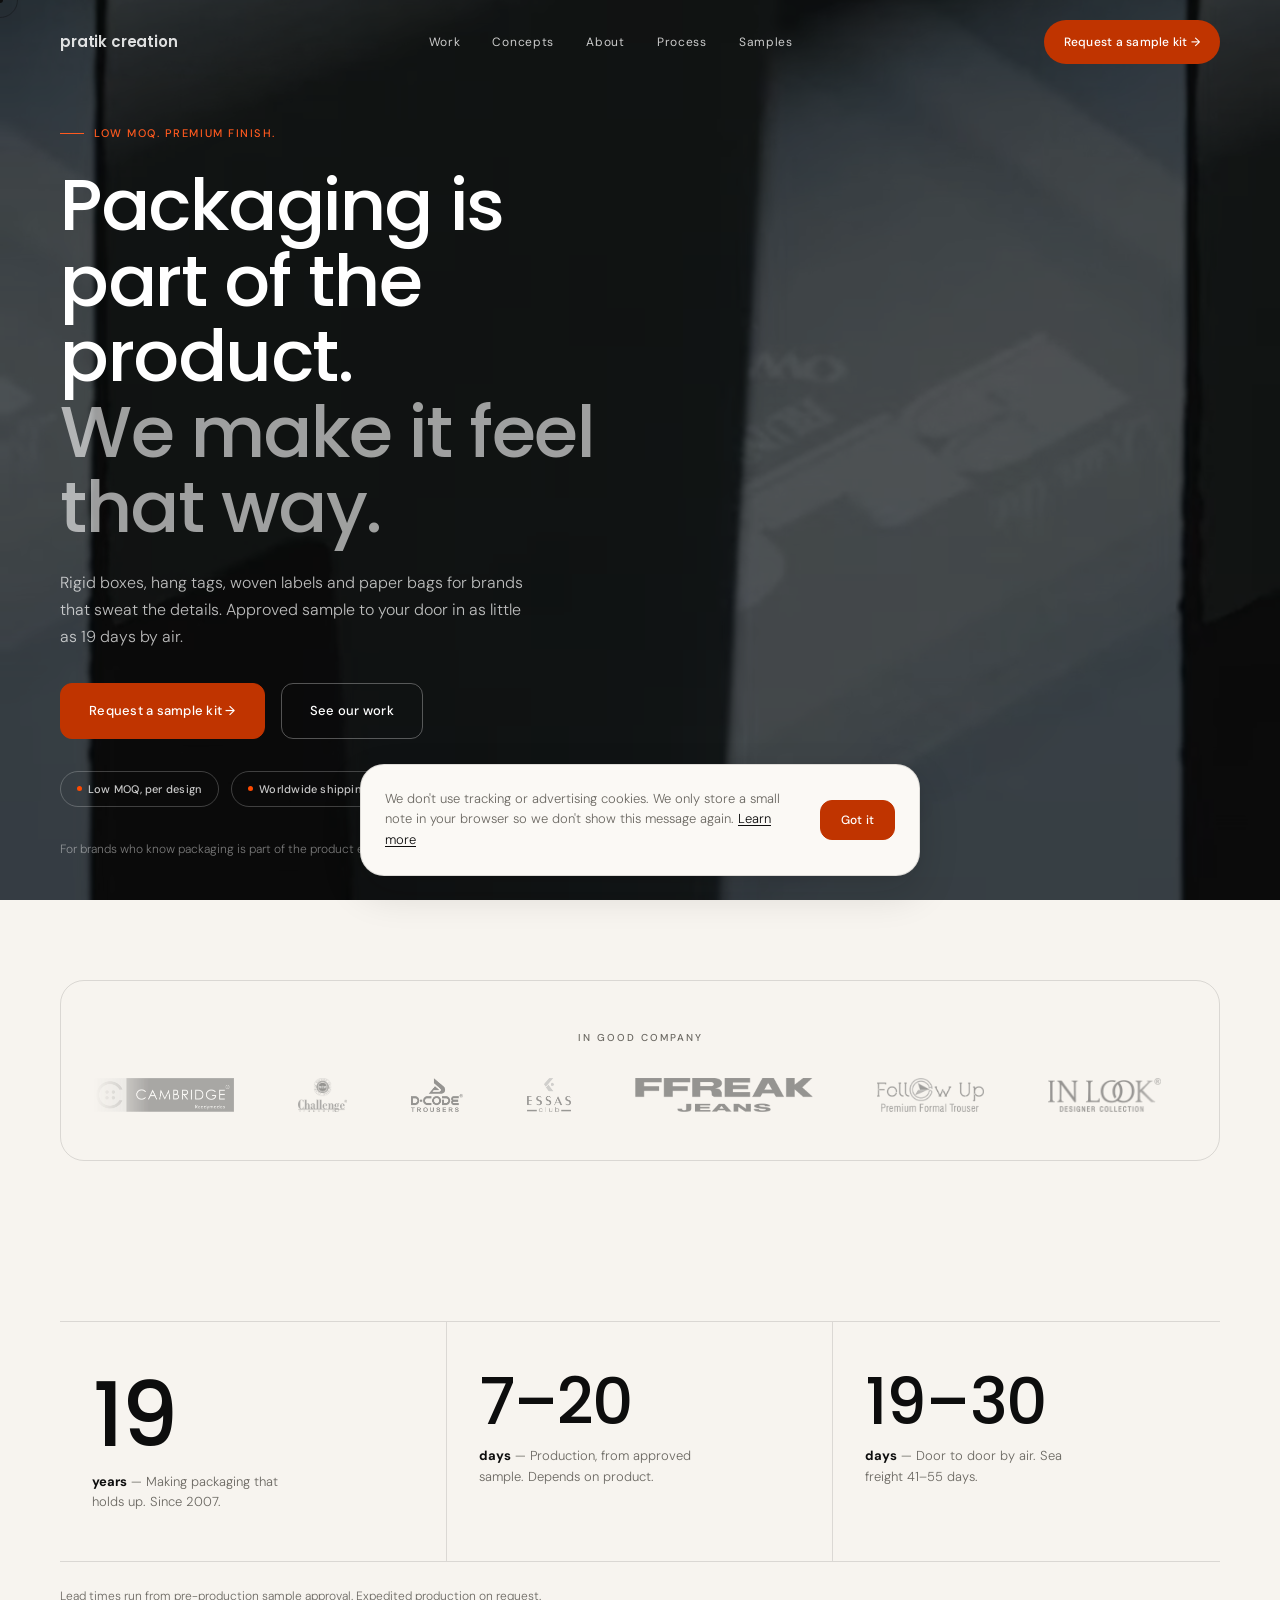
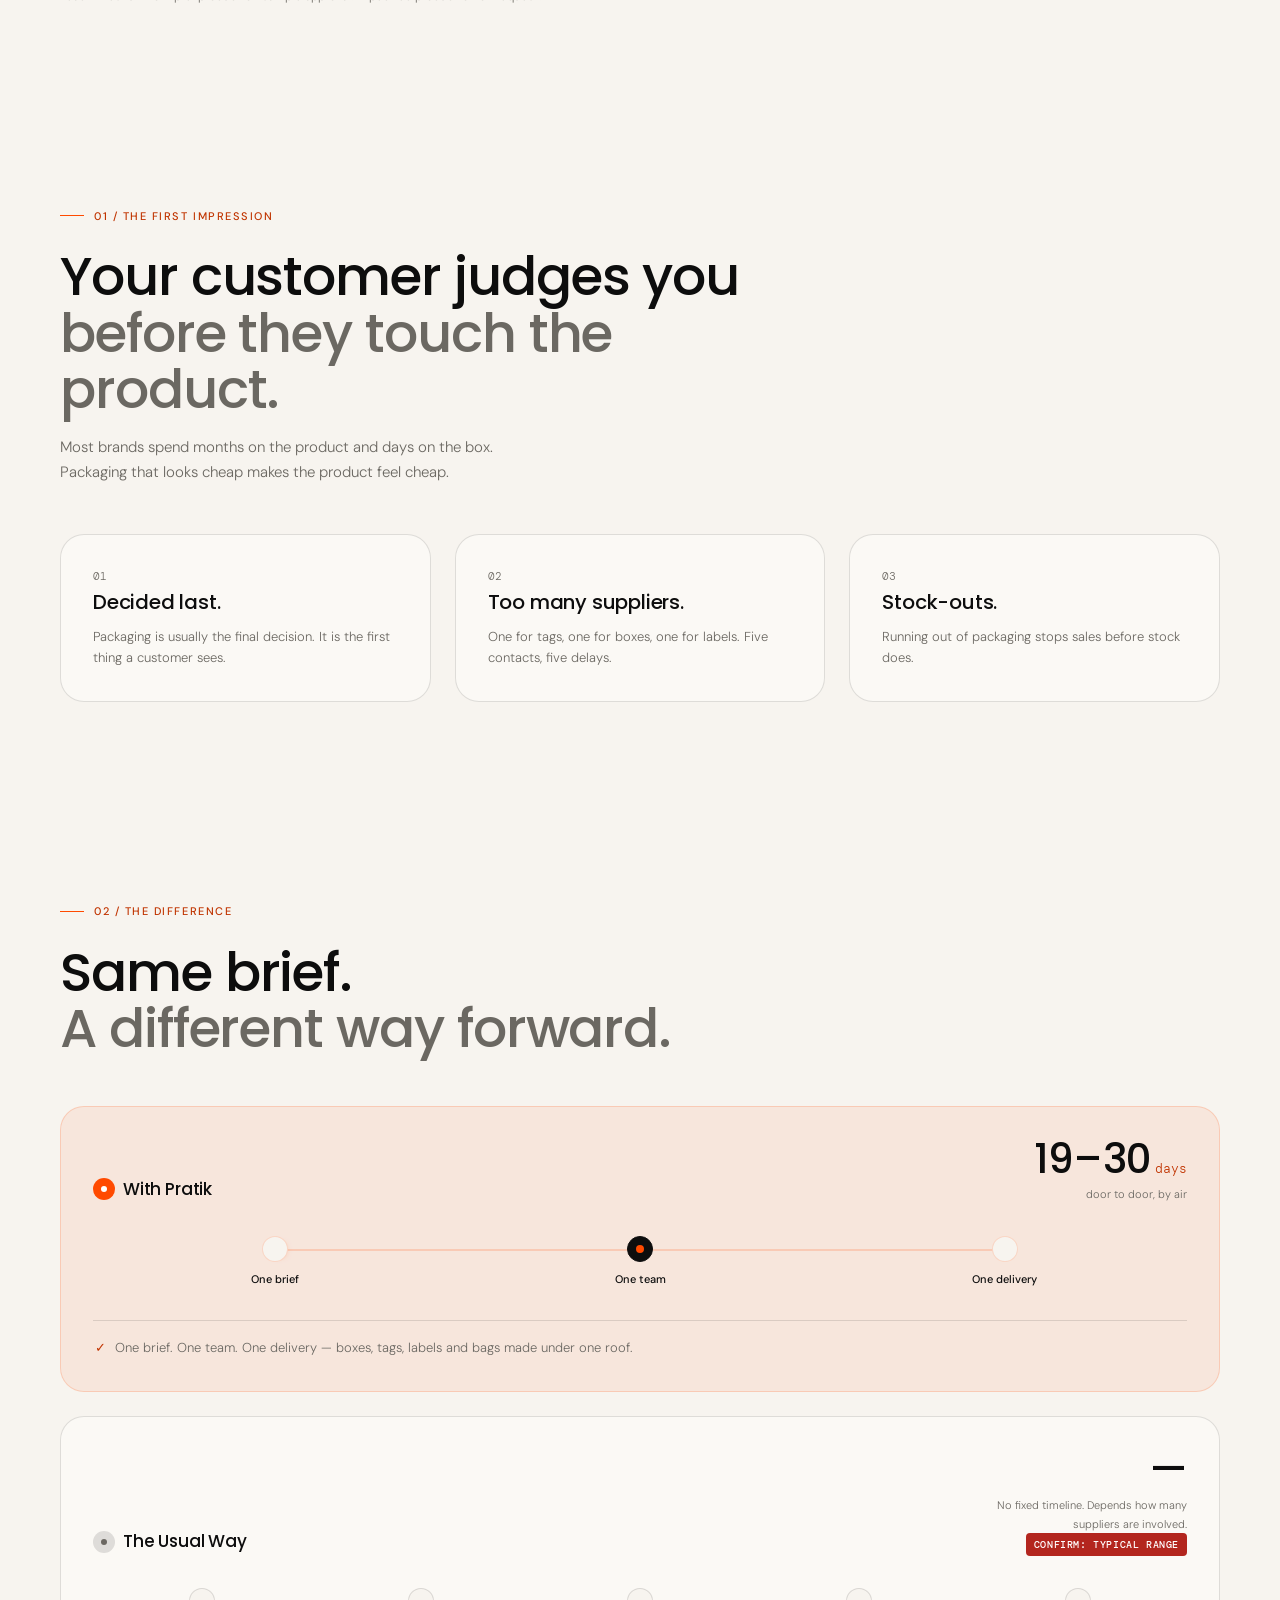
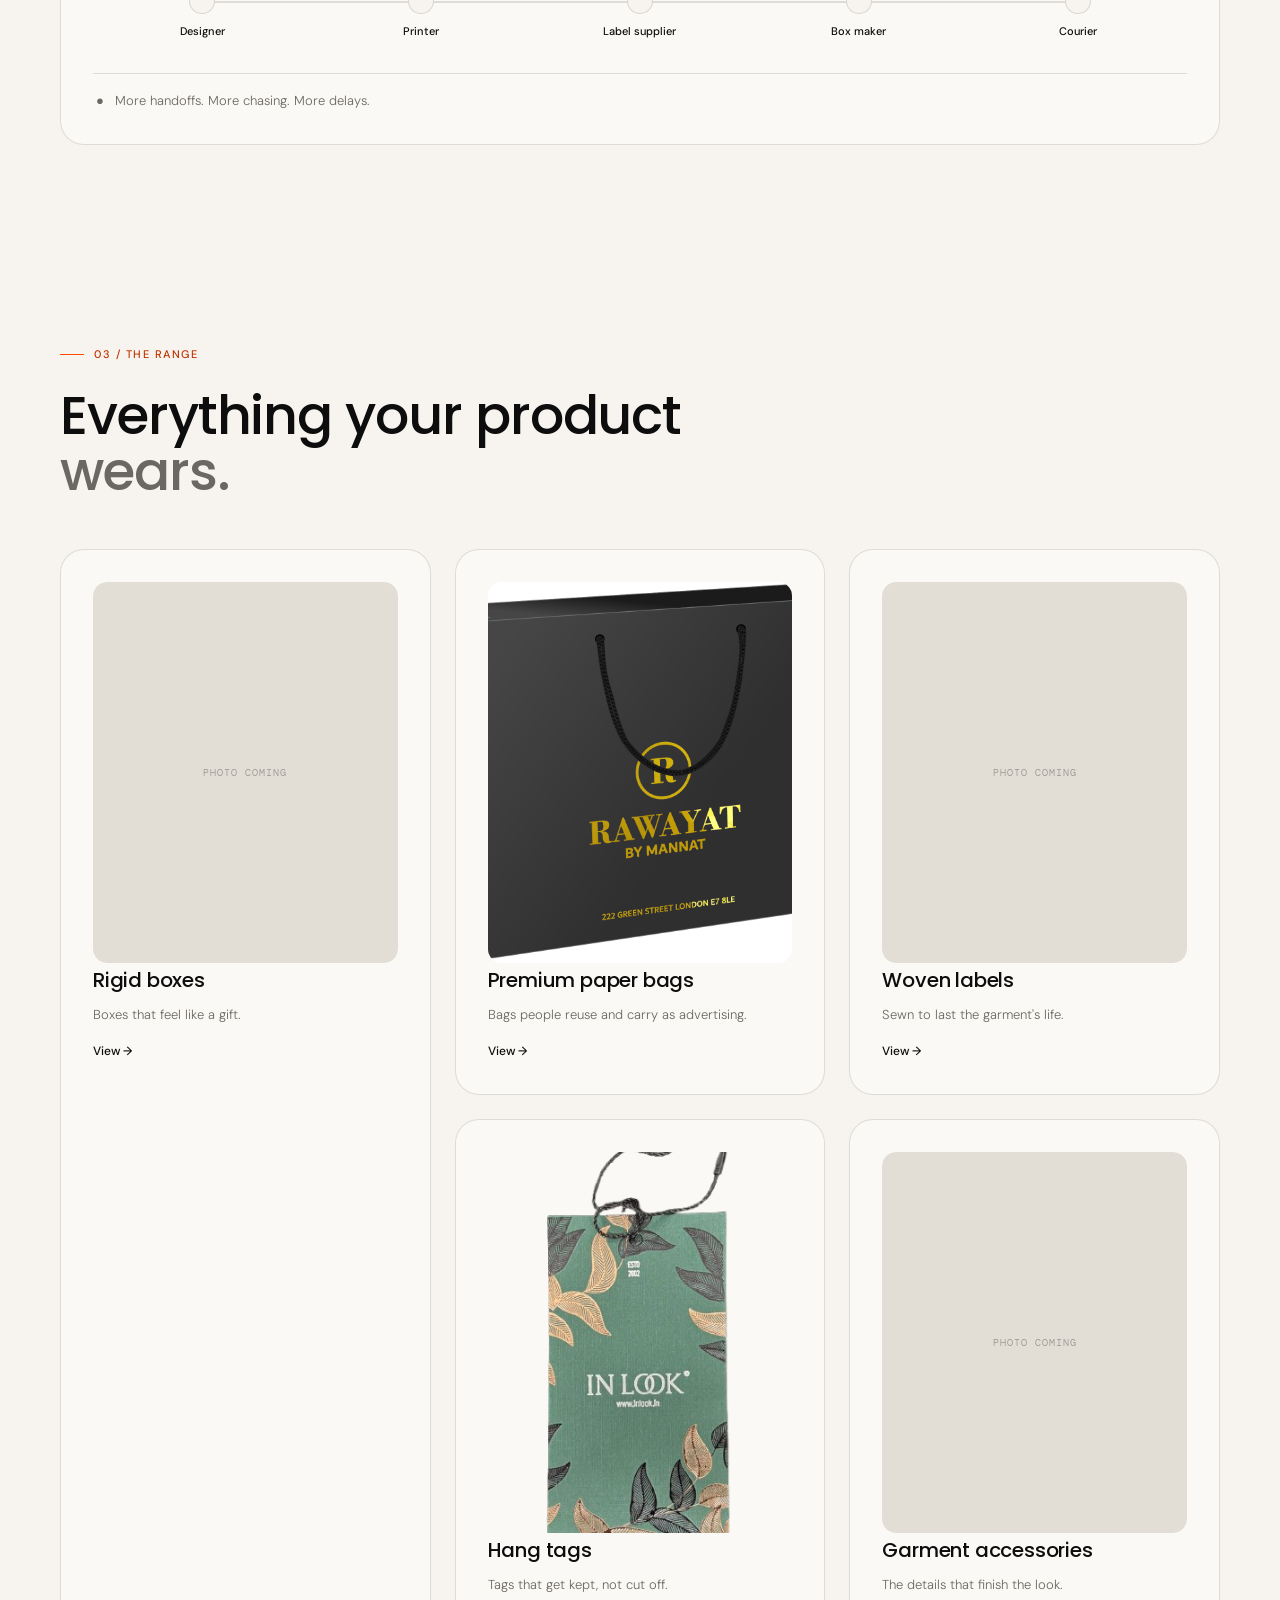
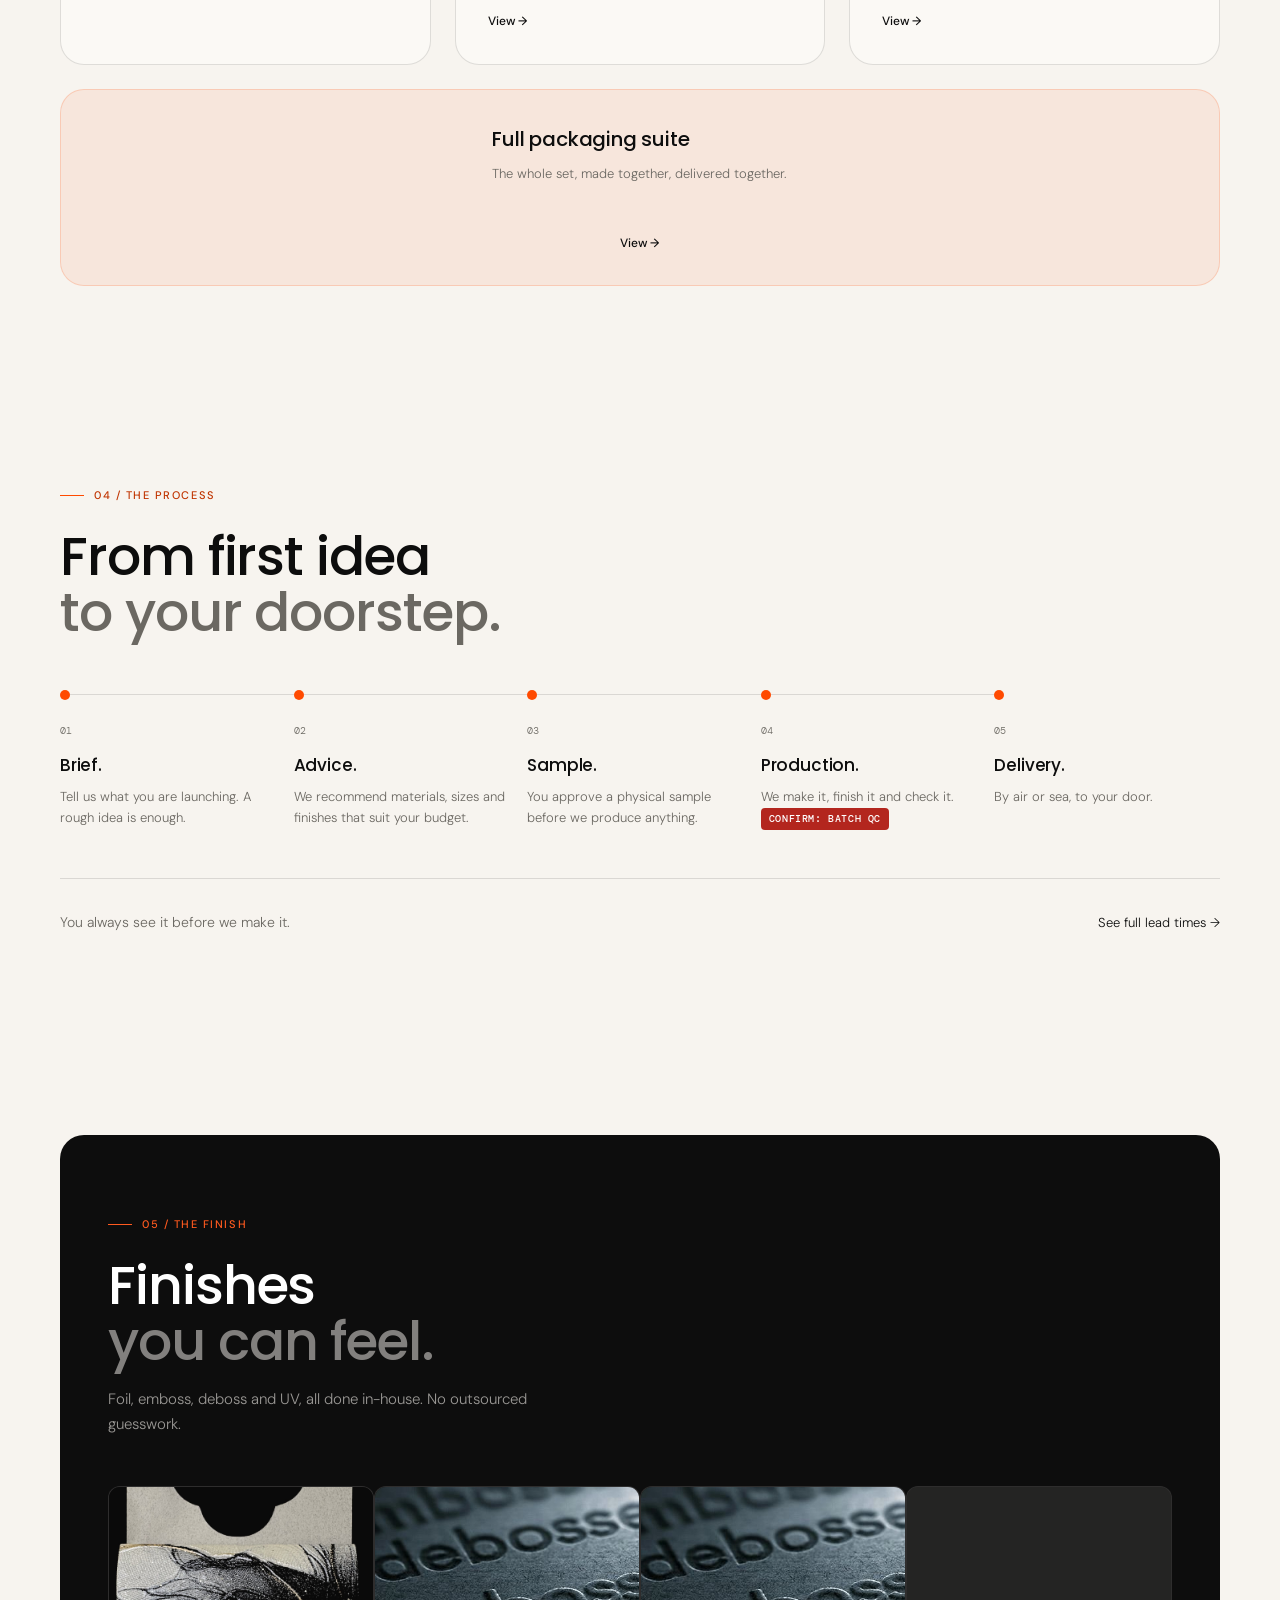
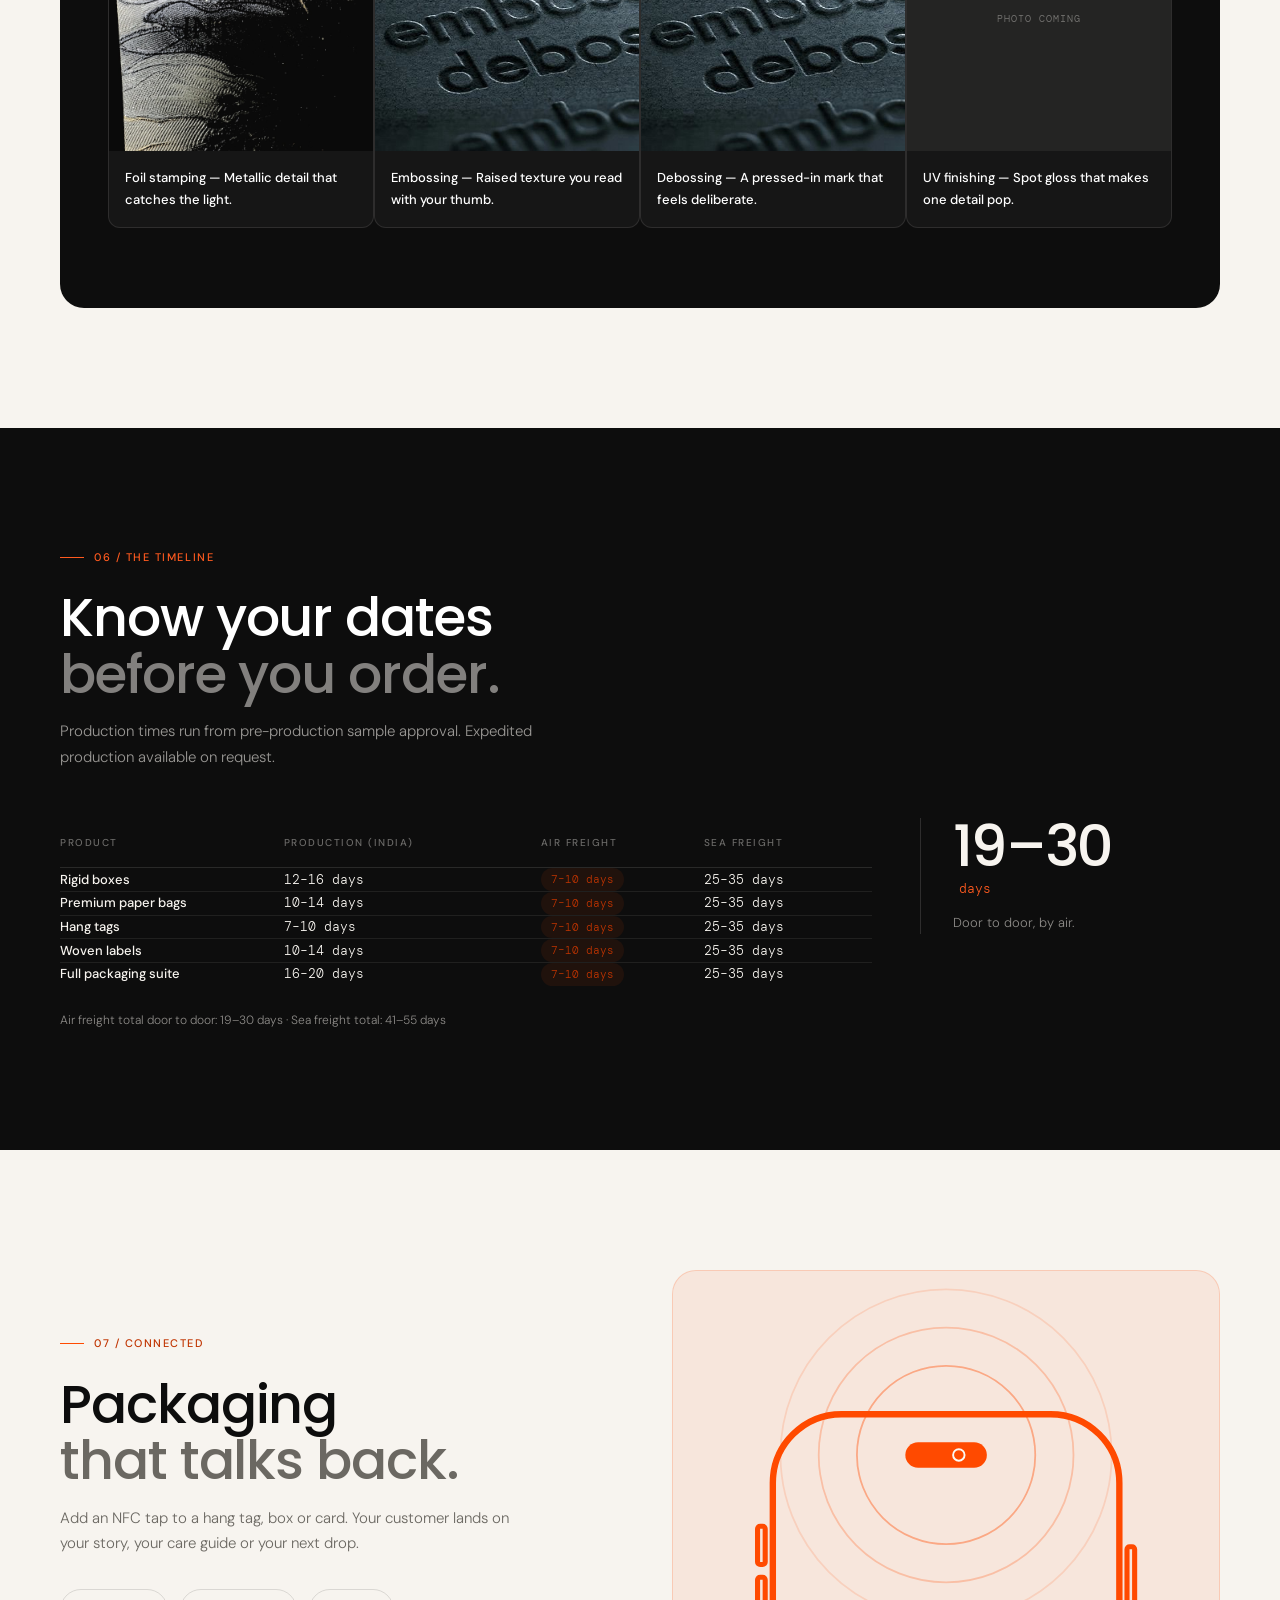
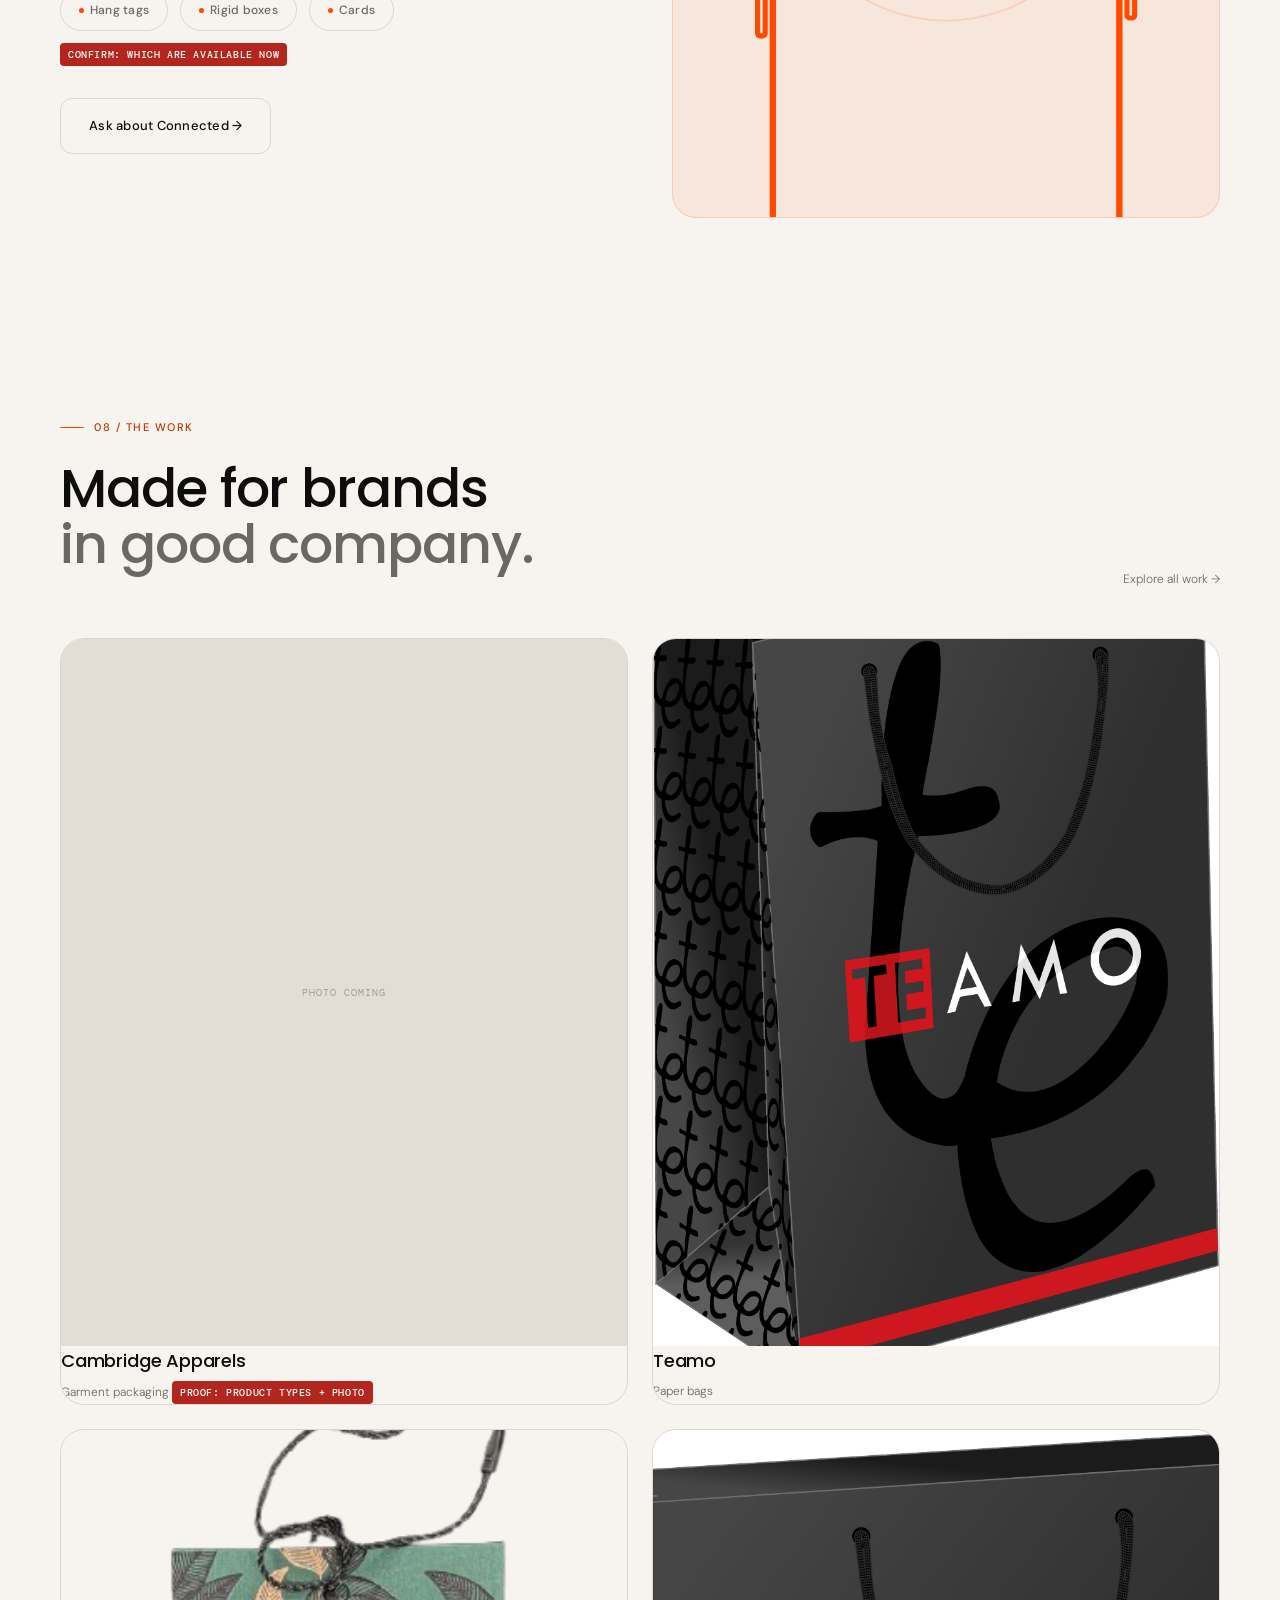
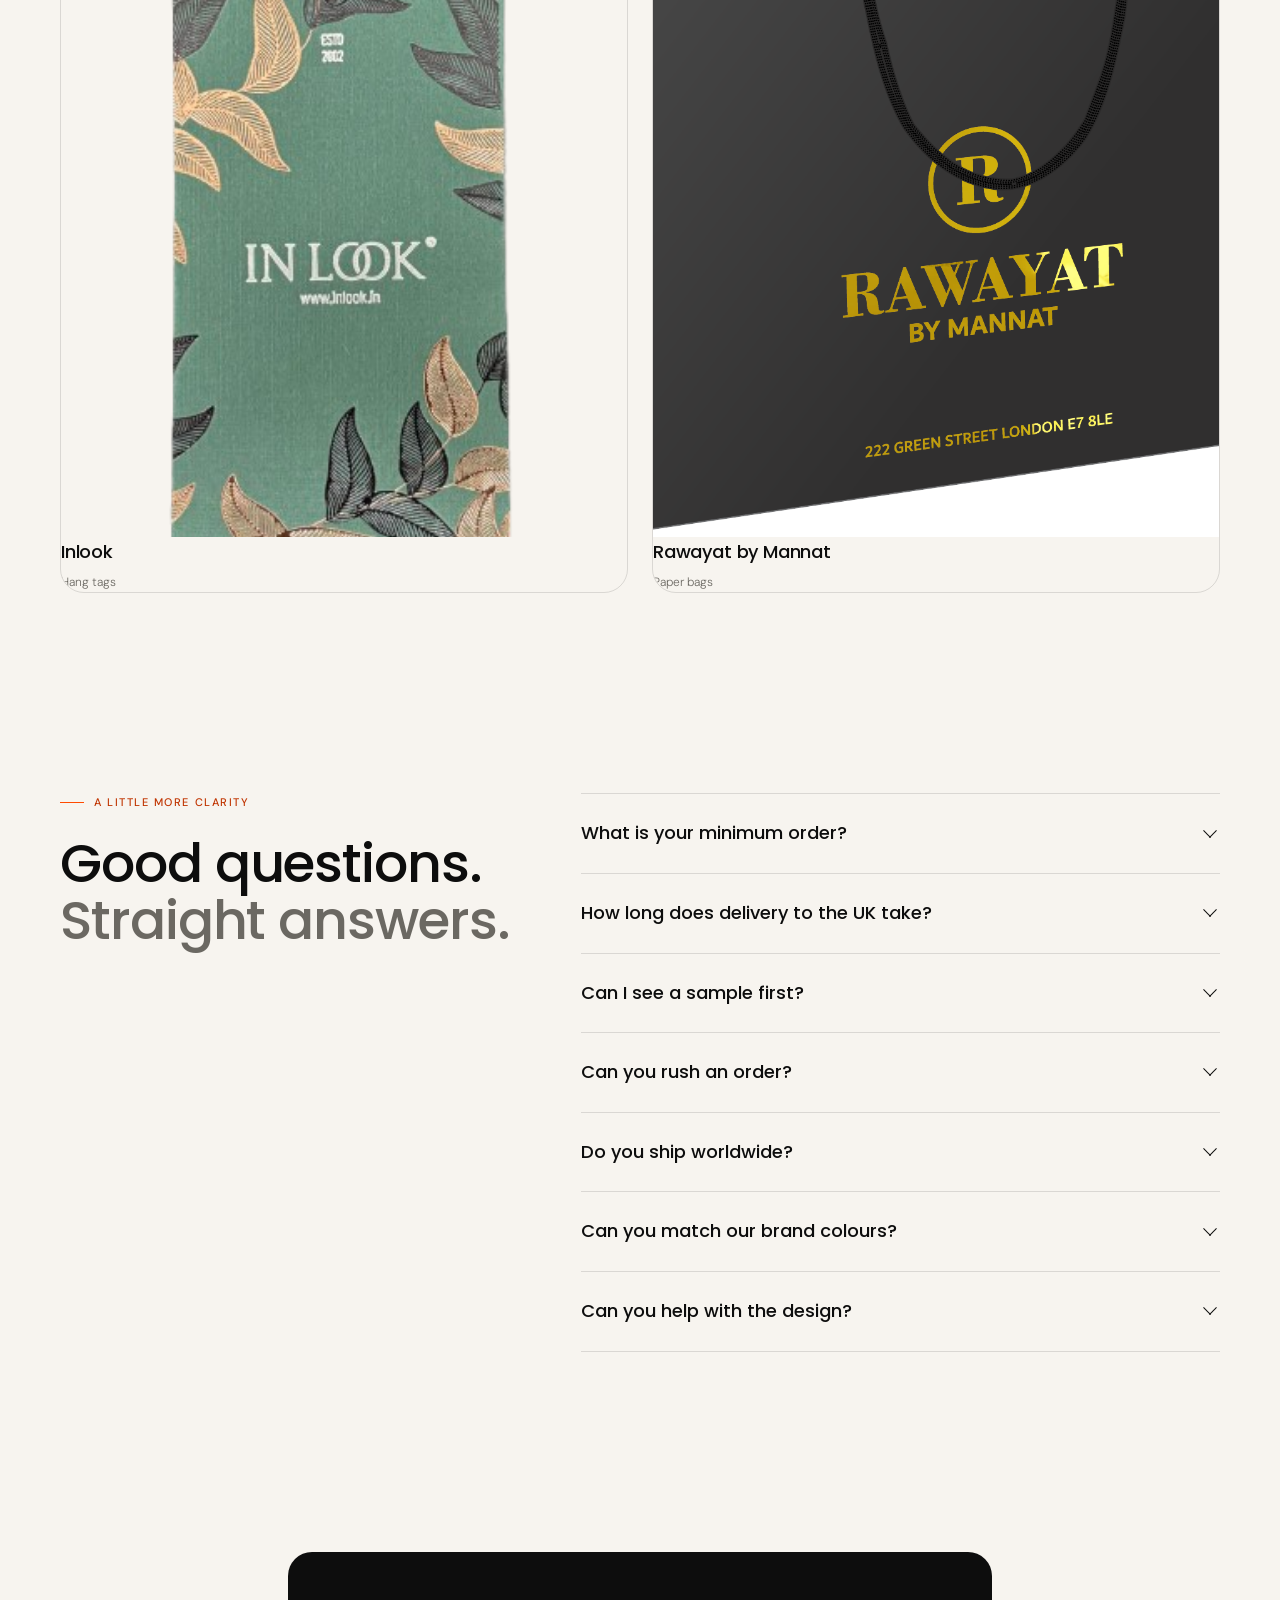
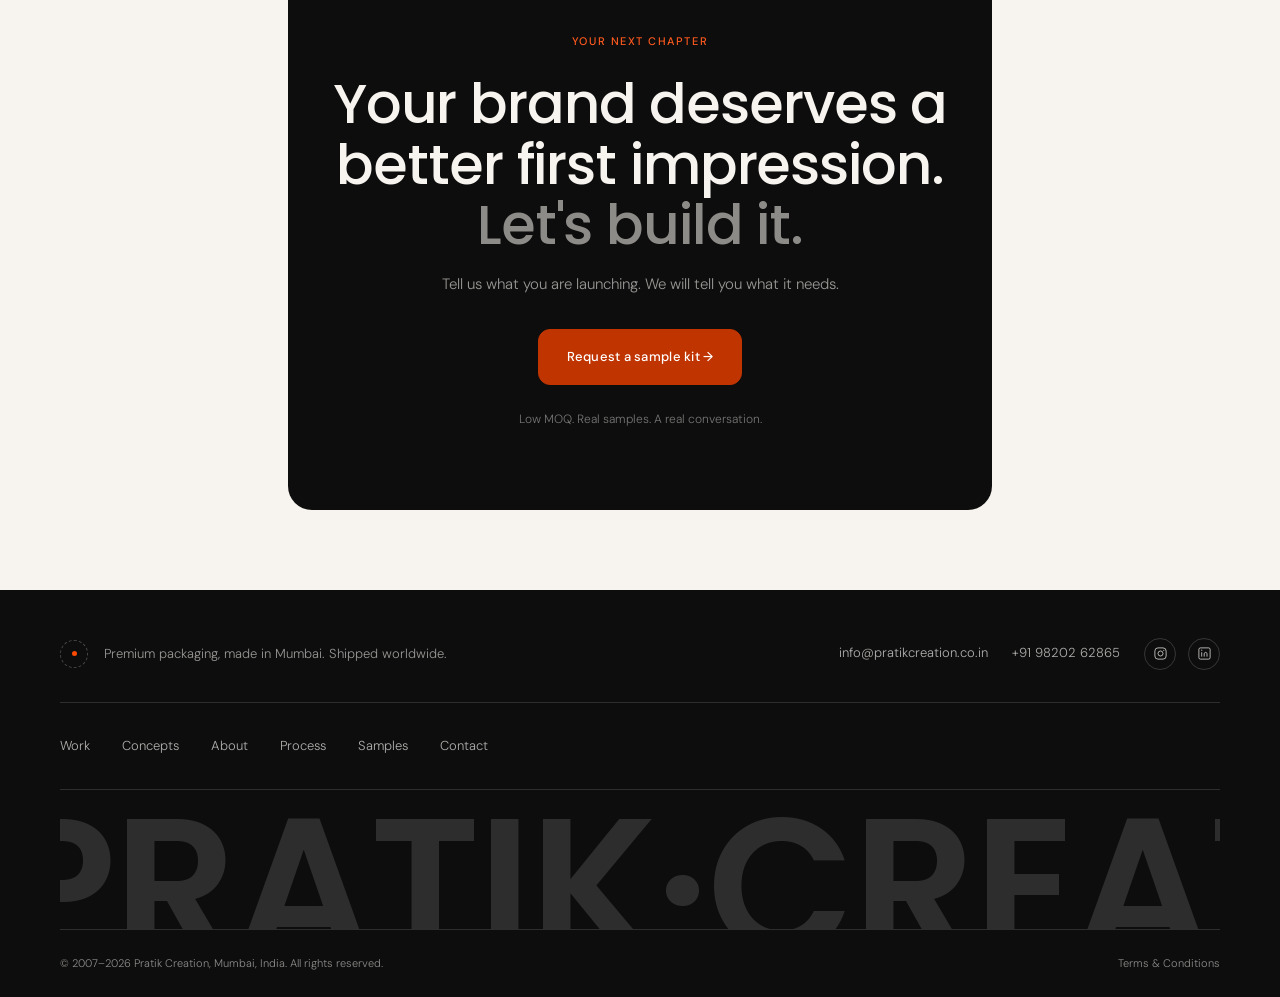
<file: index.html>
<!DOCTYPE html>
<html lang="en">
<head>
  <meta charset="UTF-8">
  <meta name="viewport" content="width=device-width, initial-scale=1.0">
  <meta name="theme-color" content="#F7F4EF">
  <meta name="description" content="Pratik Creation — Premium packaging manufacturer for fashion and fragrance brands. Rigid boxes, hang tags, woven labels, paper bags. In-house foil, emboss, deboss, UV. Mumbai, India.">
  <title>Pratik Creation — Premium Packaging Manufacturer</title>
  <link rel="canonical" href="https://pratikcreation.co.in/">
  <link rel="icon" type="image/svg+xml" href="images/brand/favicon.svg">
  <link rel="icon" type="image/x-icon" href="images/brand/favicon.ico">
  <link rel="apple-touch-icon" href="images/brand/apple-touch-icon.png">
  <meta property="og:type" content="website">
  <meta property="og:url" content="https://pratikcreation.co.in/">
  <meta property="og:title" content="Pratik Creation — Premium Packaging Manufacturer">
  <meta property="og:description" content="Pratik Creation — Premium packaging manufacturer for fashion and fragrance brands. Rigid boxes, hang tags, woven labels, paper bags. In-house foil, emboss, deboss, UV. Mumbai, India.">
  <meta property="og:image" content="https://pratikcreation.co.in/images/hangtag-hero/beat-1-front.jpg">
  <meta property="og:site_name" content="Pratik Creation">
  <meta name="twitter:card" content="summary_large_image">
  <meta name="twitter:title" content="Pratik Creation — Premium Packaging Manufacturer">
  <meta name="twitter:description" content="Pratik Creation — Premium packaging manufacturer for fashion and fragrance brands. Rigid boxes, hang tags, woven labels, paper bags. In-house foil, emboss, deboss, UV. Mumbai, India.">
  <meta name="twitter:image" content="https://pratikcreation.co.in/images/hangtag-hero/beat-1-front.jpg">

  <!-- fonts -->
  <link rel="preconnect" href="https://fonts.googleapis.com">
  <link rel="preconnect" href="https://fonts.gstatic.com" crossorigin>
  <link href="https://fonts.googleapis.com/css2?family=DM+Mono&family=DM+Sans:wght@300;400;500&family=Poppins:wght@500;600&display=swap" rel="stylesheet">

  <!-- styles -->
  <link rel="stylesheet" href="css/shared.css">

  <style>
    /* ── PAGE-SPECIFIC: homepage ── */

    .home-page { background: var(--bg); }

    /* ══════════════════════ 1. HERO (dark, video bg) ══════════════════════ */

    .hero {
      position: relative;
      min-height: 100vh;
      display: flex;
      flex-direction: column;
      justify-content: center;
      padding-top: var(--nav-h);
      overflow: hidden;
      background: #0a0a0a; /* fallback while the video loads */
    }

    .bg-video {
      position: absolute;
      inset: 0;
      width: 100%;
      height: 100%;
      object-fit: cover;
      z-index: 0;
    }

    /* dark overlay so text stays readable over the video — 60% per spec's 55–65% range */
    .hero__overlay {
      position: absolute;
      inset: 0;
      background: rgba(10, 10, 10, 0.6);
      z-index: 1;
    }

    .hero__inner {
      position: relative;
      z-index: 2;
      max-width: 720px;
    }

    .hero__eyebrow {
      display: flex;
      align-items: center;
      gap: 10px;
      font-family: var(--font-body);
      font-size: 11px;
      font-weight: 500;
      letter-spacing: 0.14em;
      text-transform: uppercase;
      color: var(--accent-on-dark);
      margin-bottom: var(--sp-24);
    }
    .hero__eyebrow::before {
      content: '';
      width: 24px;
      height: 1px;
      background: var(--accent-on-dark);
    }

    .hero__headline {
      font-family: var(--font-display);
      font-size: clamp(40px, 6vw, 72px);
      font-weight: 500;
      line-height: 1.05;
      letter-spacing: -0.02em;
      color: #fff;
      margin-bottom: var(--sp-24);
    }
    .hero__headline em {
      font-style: normal;
      color: rgba(255, 255, 255, 0.6);
    }

    .hero__sub {
      font-size: 16px;
      line-height: 1.7;
      color: rgba(255, 255, 255, 0.72);
      max-width: 480px;
      margin-bottom: var(--sp-32);
    }

    .hero__actions {
      display: flex;
      flex-wrap: wrap;
      gap: var(--sp-16);
      margin-bottom: var(--sp-32);
    }

    .hero__actions .btn--secondary {
      border-color: rgba(255, 255, 255, 0.3);
      color: #fff;
    }
    .hero__actions .btn--secondary:hover {
      background: #fff;
      border-color: #fff;
      color: var(--ink);
    }

    .hero__footnote {
      margin-top: var(--sp-32);
      font-size: 12px;
      color: rgba(255, 255, 255, 0.45);
    }

    @media (max-width: 640px) {
      .hero__actions .btn { width: auto; }
      .hero__actions { flex-direction: column; }
      .hero__actions .btn { width: 100%; }
    }

    /* ── nav — light variant only while it's still the full-width bar
       sitting over the dark hero video. The moment it becomes the
       floating pill (.scrolled, triggers at 60px scroll — well before
       the hero has scrolled away), its own solid-paper background
       takes over and it reads fine with the default dark-ink styling,
       same as every other page. ── */
    .nav:not(.scrolled) .nav__link {
      color: rgba(255, 255, 255, 0.78);
    }
    .nav:not(.scrolled) .nav__link:hover,
    .nav:not(.scrolled) .nav__link.active {
      color: #fff;
    }
    .nav:not(.scrolled) .nav__link::after {
      background: #fff;
    }
    .nav:not(.scrolled) .nav__hamburger span {
      background: #fff;
    }
    .nav:not(.scrolled) .nav__logo {
      background-image: linear-gradient(
        100deg,
        rgba(255, 255, 255, 0.85) 0%,
        rgba(255, 255, 255, 0.85) 42%,
        #ffffff 48%,
        var(--c-ember-on-dark) 52%,
        rgba(255, 255, 255, 0.85) 58%,
        rgba(255, 255, 255, 0.85) 100%
      );
    }


    /* ══════════════════════ shared section scaffolding ══════════════════════ */

    .home-section {
      padding: var(--sp-120) var(--page-pad);
    }
    .home-section--sm {
      padding: var(--sp-80) var(--page-pad);
    }
    @media (max-width: 900px) {
      .home-section { padding: var(--sp-80) var(--page-pad-mob); }
      .home-section--sm { padding: var(--sp-48) var(--page-pad-mob); }
    }


    /* ══════════════════════ 2. TRUST STRIP ══════════════════════ */

    .trust-strip-wrap { max-width: var(--content-max); margin: 0 auto; }


    /* ══════════════════════ 3. THREE NUMBERS ══════════════════════ */

    .stats-wrap {
      max-width: var(--content-max);
      margin: 0 auto;
      border-top: 1px solid var(--line);
      border-bottom: 1px solid var(--line);
    }
    .stats-footnote {
      max-width: var(--content-max);
      margin: var(--sp-24) auto 0;
      font-size: 12px;
      color: var(--ink-soft);
    }


    /* ══════════════════════ 4. PROBLEM ══════════════════════ */

    .home-section__inner { max-width: var(--content-max); margin: 0 auto; }
    .home-section__body { margin-top: var(--sp-48); }


    /* ══════════════════════ 5. THE DIFFERENCE (dual flow rows) ══════════════════════
       Two always-visible rows, each a horizontal node chain with a
       continuously travelling pulse dot — Pratik's row animates
       faster than the usual-way row, reinforcing the speed
       difference without needing a toggle. Line/pulse insets are set
       per node-count via .flow-chain--3 / --5 so the pulse always
       travels exactly from the first node's icon to the last one's,
       regardless of how many nodes are in a row. */

    .flow-compare {
      display: flex;
      flex-direction: column;
      gap: var(--sp-24);
    }

    .flow-row {
      border: 1px solid var(--line);
      border-radius: var(--radius-tile);
      padding: var(--sp-32);
      background: var(--bg-tile);
    }
    .flow-row--fast {
      border-color: var(--accent-soft-line);
      background: var(--accent-soft);
    }

    .flow-row__top {
      display: flex;
      justify-content: space-between;
      align-items: flex-end;
      flex-wrap: wrap;
      gap: var(--sp-24);
      margin-bottom: var(--sp-32);
    }

    .flow-row__label {
      display: flex;
      align-items: center;
      gap: var(--sp-8);
      font-family: var(--font-display);
      font-size: 17px;
      font-weight: 500;
      letter-spacing: -0.01em;
    }
    .flow-row__icon {
      display: inline-flex;
      align-items: center;
      justify-content: center;
      width: 22px;
      height: 22px;
      border-radius: 50%;
      flex-shrink: 0;
    }
    .flow-row__icon::before { content: ''; width: 6px; height: 6px; border-radius: 50%; }
    .flow-row__icon--check { background: var(--accent); }
    .flow-row__icon--check::before { background: #fff; }
    .flow-row__icon--clock { background: var(--line); }
    .flow-row__icon--clock::before { background: var(--ink-soft); }

    .flow-row__stat { text-align: right; }
    .flow-row__stat-num {
      font-family: var(--font-display);
      font-size: clamp(26px, 3.2vw, 42px);
      font-weight: 500;
      letter-spacing: -0.02em;
      color: var(--ink);
      line-height: 1;
    }
    .flow-row__stat-unit {
      font-family: var(--font-mono);
      font-size: 13px;
      color: var(--accent-text);
      margin-left: 4px;
    }
    .flow-row__stat-cap {
      display: block;
      font-size: 11px;
      color: var(--ink-soft);
      margin-top: var(--sp-4);
      max-width: 220px;
    }

    /* node chain + animated line */
    .flow-chain { position: relative; padding: 0 0 var(--sp-8); }

    .flow-chain__line {
      position: absolute;
      top: 13px;
      height: 2px;
      background: var(--line);
      border-radius: 2px;
      overflow: visible;
    }
    .flow-row--fast .flow-chain__line { background: var(--accent-soft-line); }
    .flow-chain--3 .flow-chain__line { left: 16.667%; right: 16.667%; }
    .flow-chain--5 .flow-chain__line { left: 10%; right: 10%; }

    .flow-chain__pulse {
      position: absolute;
      top: 50%;
      left: 0;
      width: 8px;
      height: 8px;
      margin-top: -4px;
      border-radius: 50%;
      background: var(--ink-soft);
      animation: flow-pulse 4.6s linear infinite;
    }
    .flow-row--fast .flow-chain__pulse {
      background: var(--accent);
      box-shadow: 0 0 8px var(--accent);
      animation-duration: 2.2s;
    }

    @keyframes flow-pulse {
      0%   { left: 0%;   opacity: 0; }
      8%   { opacity: 1; }
      92%  { opacity: 1; }
      100% { left: 100%; opacity: 0; }
    }

    .flow-chain__nodes {
      position: relative;
      z-index: 1;
      display: flex;
      justify-content: space-between;
    }
    .flow-chain__node {
      flex: 1 1 0;
      display: flex;
      flex-direction: column;
      align-items: center;
      gap: var(--sp-8);
      min-width: 0;
    }
    .flow-chain__node-icon {
      width: 26px;
      height: 26px;
      border-radius: 50%;
      background: var(--bg);
      border: 1.5px solid var(--line);
      position: relative;
      flex-shrink: 0;
    }
    .flow-row--fast .flow-chain__node-icon { border-color: var(--accent-soft-line); }
    .flow-chain__node--hub .flow-chain__node-icon {
      background: var(--ink);
      border-color: var(--ink);
    }
    .flow-chain__node--hub .flow-chain__node-icon::after {
      content: '';
      position: absolute;
      inset: 0;
      margin: auto;
      width: 8px;
      height: 8px;
      border-radius: 50%;
      background: var(--accent);
    }
    .flow-chain__node-label {
      font-size: 11px;
      font-weight: 500;
      color: var(--ink);
      text-align: center;
      white-space: nowrap;
    }

    .flow-row__caption {
      display: flex;
      align-items: center;
      gap: var(--sp-8);
      margin-top: var(--sp-24);
      padding-top: var(--sp-16);
      border-top: 1px solid var(--line);
      font-size: 13px;
      color: var(--ink-soft);
    }
    .flow-row__caption-icon { flex-shrink: 0; width: 14px; text-align: center; color: var(--ink-soft); }
    .flow-row--fast .flow-row__caption-icon { color: var(--accent-text); }

    @media (prefers-reduced-motion: reduce) {
      .flow-chain__pulse { animation: none; opacity: 0; }
    }

    @media (max-width: 900px) {
      .flow-row { padding: var(--sp-24) var(--page-pad-mob); }
      .flow-chain__node-label { font-size: 10px; white-space: normal; }
    }
    @media (max-width: 640px) {
      .flow-row__top { flex-direction: column; align-items: flex-start; }
      .flow-row__stat { text-align: left; }
      .flow-row__stat-cap { max-width: none; }
    }




    /* ══════════════════════ 6. RANGE BENTO ══════════════════════ */

    .range-bento {
      display: grid;
      grid-template-columns: repeat(3, 1fr);
      gap: var(--sp-24);
    }
    .range-bento .tile {
      display: flex;
      flex-direction: column;
    }
    .range-bento__photo {
      border-radius: calc(var(--radius-tile) - 10px);
      overflow: hidden;
      aspect-ratio: 4 / 5;
      margin-bottom: var(--sp-20);
    }
    .range-bento__photo img {
      width: 100%;
      height: 100%;
      object-fit: cover;
      display: block;
    }
    .range-bento__tall   { grid-column: 1; grid-row: 1 / span 2; }
    .range-bento__mid-1  { grid-column: 2; grid-row: 1; }
    .range-bento__mid-2  { grid-column: 2; grid-row: 2; }
    .range-bento__right-1{ grid-column: 3; grid-row: 1; }
    .range-bento__right-2{ grid-column: 3; grid-row: 2; }
    .range-bento__wide {
      grid-column: 1 / -1;
      display: flex;
      align-items: center;
      justify-content: space-between;
      gap: var(--sp-32);
    }
    .range-bento__wide .range-bento__photo {
      display: none; /* accent tile stays text-led, no photo needed */
    }

    @media (max-width: 960px) {
      .range-bento { grid-template-columns: repeat(2, 1fr); }
      .range-bento__tall { grid-row: 1 / span 2; }
      .range-bento__mid-1 { grid-column: 2; grid-row: 1; }
      .range-bento__mid-2 { grid-column: 2; grid-row: 2; }
      .range-bento__right-1 { grid-column: 1; grid-row: 3; }
      .range-bento__right-2 { grid-column: 2; grid-row: 3; }
      .range-bento__wide { grid-column: 1 / -1; grid-row: 4; flex-direction: column; align-items: flex-start; }
    }
    @media (max-width: 640px) {
      .range-bento { grid-template-columns: 1fr; }
      .range-bento__tall, .range-bento__mid-1, .range-bento__mid-2,
      .range-bento__right-1, .range-bento__right-2, .range-bento__wide {
        grid-column: 1; grid-row: auto;
      }
    }


    /* ══════════════════════ 7. PROCESS STEPPER ══════════════════════ */

    .process-reassurance {
      margin-top: var(--sp-48);
      display: flex;
      align-items: center;
      justify-content: space-between;
      gap: var(--sp-24);
      flex-wrap: wrap;
      padding-top: var(--sp-32);
      border-top: 1px solid var(--line);
    }
    .process-reassurance p { font-size: 14px; color: var(--ink-soft); }


    /* ══════════════════════ 8. CRAFT (dark block) ══════════════════════ */

    .craft-block {
      background: var(--dark);
      border-radius: var(--radius-tile);
      padding: var(--sp-80) var(--sp-48);
      max-width: var(--content-max);
      margin: 0 auto;
    }
    .craft-block .sec-eyebrow { color: var(--accent-on-dark); }
    .craft-block .sec-eyebrow::before { background: var(--accent-on-dark); }
    .craft-block .sec-headline { color: #fff; }
    .craft-block .sec-headline em { color: rgba(247, 244, 239, 0.5); }
    .craft-block .sec-sub { color: rgba(247, 244, 239, 0.6); }

    .craft-grid {
      margin-top: var(--sp-48);
      display: grid;
      grid-template-columns: repeat(4, 1fr);
      gap: var(--sp-20);
    }
    .craft-tile {
      background: rgba(247, 244, 239, 0.04);
      border: 1px solid rgba(247, 244, 239, 0.1);
      border-radius: var(--radius-btn);
      overflow: hidden;
    }
    .craft-tile__photo {
      aspect-ratio: 1;
      overflow: hidden;
    }
    .craft-tile__photo img {
      width: 100%;
      height: 100%;
      object-fit: cover;
      display: block;
    }
    .craft-tile__label {
      padding: var(--sp-16);
      font-size: 13px;
      font-weight: 500;
      color: #fff;
    }
    @media (max-width: 900px) {
      .craft-block { padding: var(--sp-48) var(--page-pad-mob); }
      .craft-grid { grid-template-columns: repeat(2, 1fr); }
    }


    /* ══════════════════════ 9. LEAD TIMES (dark) ══════════════════════ */

    .times-section {
      background: var(--dark);
      color: var(--bg);
    }
    .times-grid {
      max-width: var(--content-max);
      margin: var(--sp-48) auto 0;
      display: grid;
      grid-template-columns: 1fr 300px;
      gap: var(--sp-48);
      align-items: start;
    }
    .times-grid .stat-tile { padding: 0; border-left: 1px solid rgba(247,244,239,0.14); padding-left: var(--sp-32); }
    .times-section .sec-eyebrow { color: var(--accent-on-dark); }
    .times-section .sec-eyebrow::before { background: var(--accent-on-dark); }
    .times-section .sec-headline { color: #fff; }
    .times-section .sec-headline em { color: rgba(247, 244, 239, 0.5); }
    .times-section .sec-sub { color: rgba(247, 244, 239, 0.6); }
    .times-caveat {
      margin-top: var(--sp-24);
      font-size: 12px;
      color: rgba(247, 244, 239, 0.55);
    }
    @media (max-width: 900px) {
      .times-grid { grid-template-columns: 1fr; }
      .times-grid .stat-tile { border-left: none; padding-left: 0; border-top: 1px solid rgba(247,244,239,0.14); padding-top: var(--sp-24); }
    }


    /* ══════════════════════ 10. CONNECTED ══════════════════════ */

    .connected-grid {
      max-width: var(--content-max);
      margin: 0 auto;
      display: grid;
      grid-template-columns: 1fr 1fr;
      gap: var(--sp-64);
      align-items: center;
    }
    .connected-tiles {
      display: flex;
      gap: var(--sp-12);
      margin: var(--sp-32) 0;
      flex-wrap: wrap;
    }
    .connected-tiles .chip { padding: 10px 18px; font-size: 12px; }
    .connected-visual {
      aspect-ratio: 1;
      border-radius: var(--radius-tile);
      background: var(--accent-soft);
      border: 1px solid var(--accent-soft-line);
      display: flex;
      align-items: center;
      justify-content: center;
      overflow: hidden;
    }

    /* phone + NFC signal — rings are centred on the dynamic island and
       pulse outward from it so it reads as an active tap rather than a
       static mark. prefers-reduced-motion freezes them at a clean
       resting frame instead of mid-pulse. */
    .phone-signal { width: 70%; }
    .phone-signal__svg {
      display: block;
      width: 100%;
      aspect-ratio: 300 / 220;
      overflow: visible;
    }
    .phone-signal__body   { fill: none; stroke: var(--accent); stroke-width: 5; }
    .phone-signal__button { fill: none; stroke: var(--accent); stroke-width: 4; }
    .phone-signal__island { fill: var(--accent); }
    .phone-signal__lens   { fill: none; stroke: var(--bg-tile); stroke-width: 1.5; }

    .phone-signal__ring {
      fill: none;
      stroke: var(--accent);
      stroke-width: 1.4;
      transform-box: fill-box;
      transform-origin: center;
      animation: phone-signal-pulse 3.6s var(--ease-out) infinite;
    }
    .phone-signal__ring--1 { opacity: 0.4;  animation-delay: 0s; }
    .phone-signal__ring--2 { opacity: 0.25; animation-delay: 0.9s; }
    .phone-signal__ring--3 { opacity: 0.14; animation-delay: 1.8s; }

    @keyframes phone-signal-pulse {
      0%   { transform: scale(0.9); opacity: 0.4; }
      65%  { opacity: 0.12; }
      100% { transform: scale(1.06); opacity: 0; }
    }

    @media (prefers-reduced-motion: reduce) {
      .phone-signal__ring {
        animation: none;
        transform: scale(1);
      }
      .phone-signal__ring--1 { opacity: 0.35; }
      .phone-signal__ring--2 { opacity: 0.22; }
      .phone-signal__ring--3 { opacity: 0.12; }
    }

    @media (max-width: 900px) {
      .connected-grid { grid-template-columns: 1fr; }
      .connected-visual { order: -1; max-width: 320px; margin: 0 auto; }
    }


    /* ══════════════════════ 11. WORK ══════════════════════ */

    .home-work-grid {
      margin-top: var(--sp-48);
      display: grid;
      grid-template-columns: repeat(2, 1fr);
      gap: var(--sp-24);
    }
    .work-tile {
      border-radius: var(--radius-tile);
      overflow: hidden;
      border: 1px solid var(--line);
    }
    .work-tile__photo {
      aspect-ratio: 4 / 5;
      overflow: hidden;
    }
    .work-tile__photo img {
      width: 100%;
      height: 100%;
      object-fit: cover;
      display: block;
    }
    .work-tile__caption {
      padding: var(--sp-20) var(--sp-24);
    }
    .work-tile__name {
      font-family: var(--font-display);
      font-size: 18px;
      font-weight: 500;
      letter-spacing: -0.01em;
      margin-bottom: 4px;
    }
    .work-tile__types {
      font-size: 12px;
      color: var(--ink-soft);
    }
    @media (max-width: 640px) {
      .home-work-grid { grid-template-columns: 1fr; }
    }


    /* ══════════════════════ 12. FAQ ══════════════════════ */

    .faq-grid {
      max-width: var(--content-max);
      margin: 0 auto;
      display: grid;
      grid-template-columns: 1fr 1.4fr;
      gap: var(--sp-64);
      align-items: start;
    }
    @media (max-width: 900px) {
      .faq-grid { grid-template-columns: 1fr; gap: var(--sp-32); }
    }


    /* ══════════════════════ 13. CLOSING CTA ══════════════════════ */

    .closing-wrap {
      max-width: var(--content-max);
      margin: 0 auto;
      display: flex;
      justify-content: center;
    }

  </style>
</head>
<body id="page-top" class="home-page">

  <canvas class="dot-field" aria-hidden="true"></canvas>

  <!-- page transition overlay -->
  <div class="page-transition" style="opacity:1;pointer-events:all;position:fixed;inset:0;z-index:200;background:var(--c-bg)"></div>

  <!-- custom cursor -->
  <div class="cursor" aria-hidden="true">
    <div class="cursor__dot" style="position:fixed;top:0;left:0"></div>
    <div class="cursor__ring" style="position:fixed;top:0;left:0"></div>
  </div>

  <!-- ── NAV ── -->
  <nav class="nav" role="navigation" aria-label="Main navigation">
    <a href="index.html" class="nav__logo">pratik creation</a>
    <ul class="nav__links" role="list">
      <li><a href="work.html"      class="nav__link">Work</a></li>
      <li><a href="concepts.html"  class="nav__link">Concepts</a></li>
      <li><a href="about.html"     class="nav__link">About</a></li>
      <li><a href="process.html"   class="nav__link">Process</a></li>
      <li><a href="samples.html"   class="nav__link">Samples</a></li>
    </ul>
    <a href="samples.html" class="nav__btn">Request a sample kit →</a>
    <button class="nav__hamburger" aria-label="Open menu" aria-expanded="false">
      <span></span><span></span><span></span>
    </button>
  </nav>

  <!-- mobile nav overlay -->
  <div class="nav-overlay" role="dialog" aria-modal="true" aria-label="Navigation menu">
    <button class="nav-overlay__close" aria-label="Close menu">✕</button>
    <a href="work.html"      class="nav-overlay__link">Work</a>
    <a href="concepts.html"  class="nav-overlay__link">Concepts</a>
    <a href="about.html"     class="nav-overlay__link">About</a>
    <a href="process.html"   class="nav-overlay__link">Process</a>
    <a href="samples.html"   class="nav-overlay__link">Samples</a>
    <div class="nav-overlay__contact">
      <a href="mailto:info@pratikcreation.co.in" class="nav-overlay__contact-link">info@pratikcreation.co.in</a>
      <a href="tel:+919820262865" class="nav-overlay__contact-link">+91 98202 62865</a>
    </div>
  </div>


  <!-- ══════════════════════ 1. HERO ══════════════════════ -->
  <section class="hero" aria-label="Introduction">
    <video class="bg-video" id="bgVideo" autoplay muted loop playsinline preload="auto" aria-hidden="true">
      <source src="images/video/hero.webm" type="video/webm">
      <source src="images/video/hero.mp4"  type="video/mp4">
    </video>
    <div class="hero__overlay" aria-hidden="true"></div>

    <div class="hero__inner container">
      <p class="hero__eyebrow reveal">Low MOQ. Premium Finish.</p>
      <h1 class="hero__headline reveal reveal-d1">
        Packaging is part of the product.<br>
        <em>We make it feel that way.</em>
      </h1>
      <p class="hero__sub reveal reveal-d2">
        Rigid boxes, hang tags, woven labels and paper bags for brands that sweat
        the details. Approved sample to your door in as little as 19 days by air.
      </p>
      <div class="hero__actions reveal reveal-d3">
        <a href="samples.html" class="btn btn--primary">Request a sample kit →</a>
        <a href="work.html" class="btn btn--secondary">See our work</a>
      </div>
      <div class="chip-row reveal reveal-d4">
        <span class="chip chip--on-dark">Low MOQ, per design</span>
        <span class="chip chip--on-dark">Worldwide shipping</span>
        <span class="chip chip--on-dark">In-house finishing</span>
      </div>
      <p class="hero__footnote reveal reveal-d5">
        For brands who know packaging is part of the product experience.
      </p>
    </div>
  </section>


  <!-- ══════════════════════ 2. TRUST STRIP ══════════════════════ -->
  <section class="home-section--sm" aria-label="Trusted by">
    <div class="trust-strip-wrap">
      <div class="logo-strip reveal">
        <span class="logo-strip__label">In Good Company</span>
        <div class="logo-marquee">
          <div class="logo-marquee__track">
            <img class="logo-marquee__item" src="images/brands/cambridge.png" alt="Cambridge" loading="lazy">
            <img class="logo-marquee__item" src="images/brands/challenge.png" alt="Challenge Trousers" loading="lazy">
            <img class="logo-marquee__item" src="images/brands/d-code.png" alt="D-Code Trousers" loading="lazy">
            <img class="logo-marquee__item" src="images/brands/essas-club.png" alt="Essas Club" loading="lazy">
            <img class="logo-marquee__item" src="images/brands/ffreak.png" alt="Ffreak Jeans" loading="lazy">
            <img class="logo-marquee__item" src="images/brands/follow-up.png" alt="Follow Up" loading="lazy">
            <img class="logo-marquee__item" src="images/brands/in-look.png" alt="In Look" loading="lazy">
            <img class="logo-marquee__item" src="images/brands/kaplr.png" alt="Kaplr" loading="lazy">
            <img class="logo-marquee__item" src="images/brands/kins.png" alt="Kins" loading="lazy">
            <img class="logo-marquee__item" src="images/brands/option.png" alt="Option Trousers" loading="lazy">
            <img class="logo-marquee__item" src="images/brands/pure-class.png" alt="Pure Class" loading="lazy">
            <img class="logo-marquee__item" src="images/brands/relay.png" alt="Relay" loading="lazy">
            <img class="logo-marquee__item" src="images/brands/saffron-soul.png" alt="Saffron Soul" loading="lazy">
            <img class="logo-marquee__item" src="images/brands/sunzer.png" alt="Sunzer" loading="lazy">
            <img class="logo-marquee__item" src="images/brands/trixy.png" alt="Trixy" loading="lazy">
            <img class="logo-marquee__item" src="images/brands/victory-battle.png" alt="Victory & Battle" loading="lazy">
            <img class="logo-marquee__item" src="images/brands/xmex.png" alt="Xmex" loading="lazy">
            <img class="logo-marquee__item" src="images/brands/zoya.png" alt="Zoya" loading="lazy">
            <!-- duplicate set, hidden from assistive tech — makes the -50% loop seamless -->
            <img class="logo-marquee__item" src="images/brands/cambridge.png" alt="" aria-hidden="true" loading="lazy">
            <img class="logo-marquee__item" src="images/brands/challenge.png" alt="" aria-hidden="true" loading="lazy">
            <img class="logo-marquee__item" src="images/brands/d-code.png" alt="" aria-hidden="true" loading="lazy">
            <img class="logo-marquee__item" src="images/brands/essas-club.png" alt="" aria-hidden="true" loading="lazy">
            <img class="logo-marquee__item" src="images/brands/ffreak.png" alt="" aria-hidden="true" loading="lazy">
            <img class="logo-marquee__item" src="images/brands/follow-up.png" alt="" aria-hidden="true" loading="lazy">
            <img class="logo-marquee__item" src="images/brands/in-look.png" alt="" aria-hidden="true" loading="lazy">
            <img class="logo-marquee__item" src="images/brands/kaplr.png" alt="" aria-hidden="true" loading="lazy">
            <img class="logo-marquee__item" src="images/brands/kins.png" alt="" aria-hidden="true" loading="lazy">
            <img class="logo-marquee__item" src="images/brands/option.png" alt="" aria-hidden="true" loading="lazy">
            <img class="logo-marquee__item" src="images/brands/pure-class.png" alt="" aria-hidden="true" loading="lazy">
            <img class="logo-marquee__item" src="images/brands/relay.png" alt="" aria-hidden="true" loading="lazy">
            <img class="logo-marquee__item" src="images/brands/saffron-soul.png" alt="" aria-hidden="true" loading="lazy">
            <img class="logo-marquee__item" src="images/brands/sunzer.png" alt="" aria-hidden="true" loading="lazy">
            <img class="logo-marquee__item" src="images/brands/trixy.png" alt="" aria-hidden="true" loading="lazy">
            <img class="logo-marquee__item" src="images/brands/victory-battle.png" alt="" aria-hidden="true" loading="lazy">
            <img class="logo-marquee__item" src="images/brands/xmex.png" alt="" aria-hidden="true" loading="lazy">
            <img class="logo-marquee__item" src="images/brands/zoya.png" alt="" aria-hidden="true" loading="lazy">
          </div>
        </div>
      </div>
    </div>
  </section>


  <!-- ══════════════════════ 3. THREE NUMBERS ══════════════════════ -->
  <section class="home-section--sm" aria-label="By the numbers">
    <div class="stats-wrap">
      <div class="stat-row reveal">
        <div class="stat-tile">
          <div class="stat-tile__num" data-count="19">0</div>
          <p class="stat-tile__caption"><strong style="color:var(--ink)">years</strong> — Making packaging that holds up. Since 2007.</p>
        </div>
        <div class="stat-tile">
          <div class="stat-tile__num" style="font-size:clamp(40px,5vw,72px)">7–20</div>
          <p class="stat-tile__caption"><strong style="color:var(--ink)">days</strong> — Production, from approved sample. Depends on product.</p>
        </div>
        <div class="stat-tile">
          <div class="stat-tile__num" style="font-size:clamp(40px,5vw,72px)">19–30</div>
          <p class="stat-tile__caption"><strong style="color:var(--ink)">days</strong> — Door to door by air. Sea freight 41–55 days.</p>
        </div>
      </div>
    </div>
    <p class="stats-footnote">
      Lead times run from pre-production sample approval. Expedited production on request.
    </p>
  </section>


  <!-- ══════════════════════ 4. THE PROBLEM ══════════════════════ -->
  <section class="home-section" aria-label="The problem">
    <div class="home-section__inner">
      <div class="sec-header reveal">
        <p class="sec-eyebrow">01 / The First Impression</p>
        <h2 class="sec-headline">Your customer judges you<br><em>before they touch the product.</em></h2>
        <p class="sec-sub">
          Most brands spend months on the product and days on the box.
          Packaging that looks cheap makes the product feel cheap.
        </p>
      </div>
      <div class="tile-grid tile-grid--3 home-section__body">
        <div class="tile reveal">
          <span class="tile__icon-num">01</span>
          <h3 class="tile__title">Decided last.</h3>
          <p class="tile__desc">Packaging is usually the final decision. It is the first thing a customer sees.</p>
        </div>
        <div class="tile reveal reveal-d1">
          <span class="tile__icon-num">02</span>
          <h3 class="tile__title">Too many suppliers.</h3>
          <p class="tile__desc">One for tags, one for boxes, one for labels. Five contacts, five delays.</p>
        </div>
        <div class="tile reveal reveal-d2">
          <span class="tile__icon-num">03</span>
          <h3 class="tile__title">Stock-outs.</h3>
          <p class="tile__desc">Running out of packaging stops sales before stock does.</p>
        </div>
      </div>
    </div>
  </section>


  <!-- ══════════════════════ 5. OLD WAY VS PRATIK WAY ══════════════════════ -->
  <section class="home-section home-section--sm" aria-label="The difference">
    <div class="home-section__inner">
      <div class="sec-header reveal">
        <p class="sec-eyebrow">02 / The Difference</p>
        <h2 class="sec-headline">Same brief.<br><em>A different way forward.</em></h2>
      </div>

      <div class="flow-compare home-section__body reveal reveal-d1">

        <!-- ROW 1: With Pratik — fast pulse, real lead-time figure -->
        <div class="flow-row flow-row--fast">
          <div class="flow-row__top">
            <div class="flow-row__label">
              <span class="flow-row__icon flow-row__icon--check" aria-hidden="true"></span>
              With Pratik
            </div>
            <div class="flow-row__stat">
              <span class="flow-row__stat-num">19&ndash;30</span><span class="flow-row__stat-unit">days</span>
              <span class="flow-row__stat-cap">door to door, by air</span>
            </div>
          </div>
          <div class="flow-chain flow-chain--3" aria-hidden="true">
            <div class="flow-chain__line"><span class="flow-chain__pulse"></span></div>
            <div class="flow-chain__nodes">
              <div class="flow-chain__node">
                <span class="flow-chain__node-icon"></span>
                <span class="flow-chain__node-label">One brief</span>
              </div>
              <div class="flow-chain__node flow-chain__node--hub">
                <span class="flow-chain__node-icon"></span>
                <span class="flow-chain__node-label">One team</span>
              </div>
              <div class="flow-chain__node">
                <span class="flow-chain__node-icon"></span>
                <span class="flow-chain__node-label">One delivery</span>
              </div>
            </div>
          </div>
          <p class="flow-row__caption"><span class="flow-row__caption-icon">&#10003;</span> One brief. One team. One delivery — boxes, tags, labels and bags made under one roof.</p>
        </div>

        <!-- ROW 2: The usual way — slow pulse, no invented figure -->
        <div class="flow-row flow-row--slow">
          <div class="flow-row__top">
            <div class="flow-row__label">
              <span class="flow-row__icon flow-row__icon--clock" aria-hidden="true"></span>
              The Usual Way
            </div>
            <div class="flow-row__stat">
              <span class="flow-row__stat-num">&mdash;</span>
              <span class="flow-row__stat-cap">No fixed timeline. Depends how many suppliers are involved. <span class="dev-flag">Confirm: typical range</span></span>
            </div>
          </div>
          <div class="flow-chain flow-chain--5" aria-hidden="true">
            <div class="flow-chain__line"><span class="flow-chain__pulse"></span></div>
            <div class="flow-chain__nodes">
              <div class="flow-chain__node">
                <span class="flow-chain__node-icon"></span>
                <span class="flow-chain__node-label">Designer</span>
              </div>
              <div class="flow-chain__node">
                <span class="flow-chain__node-icon"></span>
                <span class="flow-chain__node-label">Printer</span>
              </div>
              <div class="flow-chain__node">
                <span class="flow-chain__node-icon"></span>
                <span class="flow-chain__node-label">Label supplier</span>
              </div>
              <div class="flow-chain__node">
                <span class="flow-chain__node-icon"></span>
                <span class="flow-chain__node-label">Box maker</span>
              </div>
              <div class="flow-chain__node">
                <span class="flow-chain__node-icon"></span>
                <span class="flow-chain__node-label">Courier</span>
              </div>
            </div>
          </div>
          <p class="flow-row__caption"><span class="flow-row__caption-icon">&#9679;</span> More handoffs. More chasing. More delays.</p>
        </div>

      </div>
    </div>
  </section>




  <!-- ══════════════════════ 6. WHAT WE MAKE ══════════════════════ -->
  <section class="home-section" aria-label="What we make">
    <div class="home-section__inner">
      <div class="sec-header reveal">
        <p class="sec-eyebrow">03 / The Range</p>
        <h2 class="sec-headline">Everything your product<br><em>wears.</em></h2>
      </div>

      <div class="range-bento home-section__body">
        <a href="work.html" class="tile range-bento__tall reveal">
          <div class="range-bento__photo"><div class="photo-placeholder"><span class="photo-placeholder__label">Photo coming</span></div></div>
          <h3 class="tile__title">Rigid boxes</h3>
          <p class="tile__desc">Boxes that feel like a gift.</p>
          <span class="tile__arrow">View →</span>
        </a>
        <a href="work.html" class="tile range-bento__mid-1 reveal reveal-d1">
          <div class="range-bento__photo">
            <img src="images/projects/rawayat-by-mannat/hero.png" alt="Rawayat by Mannat shopping bag with gold foil branding, made by Pratik Creation" loading="lazy">
          </div>
          <h3 class="tile__title">Premium paper bags</h3>
          <p class="tile__desc">Bags people reuse and carry as advertising.</p>
          <span class="tile__arrow">View →</span>
        </a>
        <a href="work.html" class="tile range-bento__mid-2 reveal reveal-d2">
          <div class="range-bento__photo">
            <img src="images/projects/inlook/hero.png" alt="Hang tag with foil-stamped branding, made by Pratik Creation" loading="lazy">
          </div>
          <h3 class="tile__title">Hang tags</h3>
          <p class="tile__desc">Tags that get kept, not cut off.</p>
          <span class="tile__arrow">View →</span>
        </a>
        <a href="work.html" class="tile range-bento__right-1 reveal reveal-d3">
          <div class="range-bento__photo"><div class="photo-placeholder"><span class="photo-placeholder__label">Photo coming</span></div></div>
          <h3 class="tile__title">Woven labels</h3>
          <p class="tile__desc">Sewn to last the garment's life.</p>
          <span class="tile__arrow">View →</span>
        </a>
        <a href="work.html" class="tile range-bento__right-2 reveal reveal-d4">
          <div class="range-bento__photo"><div class="photo-placeholder"><span class="photo-placeholder__label">Photo coming</span></div></div>
          <h3 class="tile__title">Garment accessories</h3>
          <p class="tile__desc">The details that finish the look.</p>
          <span class="tile__arrow">View →</span>
        </a>
        <a href="work.html" class="tile tile--accent-soft range-bento__wide reveal reveal-d5">
          <div>
            <h3 class="tile__title">Full packaging suite</h3>
            <p class="tile__desc">The whole set, made together, delivered together.</p>
          </div>
          <span class="tile__arrow">View →</span>
        </a>
      </div>
    </div>
  </section>


  <!-- ══════════════════════ 7. HOW IT WORKS ══════════════════════ -->
  <section class="home-section home-section--sm" aria-label="How it works">
    <div class="home-section__inner">
      <div class="sec-header reveal">
        <p class="sec-eyebrow">04 / The Process</p>
        <h2 class="sec-headline">From first idea<br><em>to your doorstep.</em></h2>
      </div>

      <div class="stepper home-section__body reveal reveal-d1">
        <div class="stepper__step">
          <span class="stepper__node" aria-hidden="true"></span>
          <span class="stepper__line" aria-hidden="true"></span>
          <span class="stepper__num">01</span>
          <h3 class="stepper__title">Brief.</h3>
          <p class="stepper__desc">Tell us what you are launching. A rough idea is enough.</p>
        </div>
        <div class="stepper__step">
          <span class="stepper__node" aria-hidden="true"></span>
          <span class="stepper__line" aria-hidden="true"></span>
          <span class="stepper__num">02</span>
          <h3 class="stepper__title">Advice.</h3>
          <p class="stepper__desc">We recommend materials, sizes and finishes that suit your budget.</p>
        </div>
        <div class="stepper__step">
          <span class="stepper__node" aria-hidden="true"></span>
          <span class="stepper__line" aria-hidden="true"></span>
          <span class="stepper__num">03</span>
          <h3 class="stepper__title">Sample.</h3>
          <p class="stepper__desc">You approve a physical sample before we produce anything.</p>
        </div>
        <div class="stepper__step">
          <span class="stepper__node" aria-hidden="true"></span>
          <span class="stepper__line" aria-hidden="true"></span>
          <span class="stepper__num">04</span>
          <h3 class="stepper__title">Production.</h3>
          <p class="stepper__desc">We make it, finish it and check it. <span class="dev-flag">Confirm: batch QC</span></p>
        </div>
        <div class="stepper__step">
          <span class="stepper__node" aria-hidden="true"></span>
          <span class="stepper__num">05</span>
          <h3 class="stepper__title">Delivery.</h3>
          <p class="stepper__desc">By air or sea, to your door.</p>
        </div>
      </div>

      <div class="process-reassurance reveal reveal-d2">
        <p>You always see it before we make it.</p>
        <a href="process.html" class="link t-small">See full lead times →</a>
      </div>
    </div>
  </section>


  <!-- ══════════════════════ 8. THE CRAFT (dark block) ══════════════════════ -->
  <section class="home-section" aria-label="The craft">
    <div class="craft-block reveal">
      <div class="sec-header">
        <p class="sec-eyebrow">05 / The Finish</p>
        <h2 class="sec-headline">Finishes<br><em>you can feel.</em></h2>
        <p class="sec-sub">Foil, emboss, deboss and UV, all done in-house. No outsourced guesswork.</p>
      </div>
      <div class="craft-grid">
        <div class="craft-tile">
          <div class="craft-tile__photo">
            <img src="images/hangtag-hero/beat-foil.jpg" alt="Close-up of metallic foil stamping on a hang tag" loading="lazy">
          </div>
          <p class="craft-tile__label">Foil stamping — Metallic detail that catches the light.</p>
        </div>
        <div class="craft-tile">
          <div class="craft-tile__photo">
            <img src="images/process/06-emboss.png" alt="Close-up of raised embossed texture on card stock" loading="lazy">
          </div>
          <p class="craft-tile__label">Embossing — Raised texture you read with your thumb.</p>
        </div>
        <div class="craft-tile">
          <div class="craft-tile__photo">
            <img src="images/process/06-emboss.png" alt="Close-up of a pressed, debossed mark on card stock" loading="lazy">
          </div>
          <p class="craft-tile__label">Debossing — A pressed-in mark that feels deliberate.</p>
        </div>
        <div class="craft-tile">
          <div class="craft-tile__photo">
            <div class="photo-placeholder" style="background:rgba(247,244,239,0.06)"><span class="photo-placeholder__label" style="color:rgba(247,244,239,0.4)">Photo coming</span></div>
          </div>
          <p class="craft-tile__label">UV finishing — Spot gloss that makes one detail pop.</p>
        </div>
      </div>
    </div>
  </section>


  <!-- ══════════════════════ 9. LEAD TIMES (dark) ══════════════════════ -->
  <section class="home-section times-section" aria-label="Lead times">
    <div class="home-section__inner">
      <div class="sec-header reveal">
        <p class="sec-eyebrow">06 / The Timeline</p>
        <h2 class="sec-headline">Know your dates<br><em>before you order.</em></h2>
        <p class="sec-sub">
          Production times run from pre-production sample approval.
          Expedited production available on request.
        </p>
      </div>

      <div class="times-grid reveal reveal-d1">
        <div class="data-table-wrap">
          <table class="data-table">
            <thead>
              <tr><th>Product</th><th>Production (India)</th><th>Air freight</th><th>Sea freight</th></tr>
            </thead>
            <tbody>
              <tr><td>Rigid boxes</td><td>12–16 days</td><td><span class="data-badge data-badge--accent">7–10 days</span></td><td>25–35 days</td></tr>
              <tr><td>Premium paper bags</td><td>10–14 days</td><td><span class="data-badge data-badge--accent">7–10 days</span></td><td>25–35 days</td></tr>
              <tr><td>Hang tags</td><td>7–10 days</td><td><span class="data-badge data-badge--accent">7–10 days</span></td><td>25–35 days</td></tr>
              <tr><td>Woven labels</td><td>10–14 days</td><td><span class="data-badge data-badge--accent">7–10 days</span></td><td>25–35 days</td></tr>
              <tr><td>Full packaging suite</td><td>16–20 days</td><td><span class="data-badge data-badge--accent">7–10 days</span></td><td>25–35 days</td></tr>
            </tbody>
          </table>
        </div>
        <div class="stat-tile stat-tile--dark">
          <div class="stat-tile__num" style="font-size:clamp(40px,4.5vw,64px)">19–30</div>
          <span class="stat-tile__unit">days</span>
          <p class="stat-tile__caption">Door to door, by air.</p>
        </div>
      </div>
      <p class="times-caveat">Air freight total door to door: 19–30 days · Sea freight total: 41–55 days</p>
    </div>
  </section>


  <!-- ══════════════════════ 10. CONNECTED ══════════════════════ -->
  <section class="home-section" aria-label="Pratik Creation Connected">
    <div class="connected-grid">
      <div class="sec-header reveal">
        <p class="sec-eyebrow">07 / Connected</p>
        <h2 class="sec-headline">Packaging<br><em>that talks back.</em></h2>
        <p class="sec-sub">
          Add an NFC tap to a hang tag, box or card. Your customer lands on
          your story, your care guide or your next drop.
        </p>
        <div class="connected-tiles">
          <span class="chip">Hang tags</span>
          <span class="chip">Rigid boxes</span>
          <span class="chip">Cards</span>
          <span class="dev-flag">Confirm: which are available now</span>
        </div>
        <a href="mailto:info@pratikcreation.co.in" class="btn btn--secondary">Ask about Connected →</a>
      </div>
      <div class="connected-visual reveal reveal-d1" aria-hidden="true">
        <div class="phone-signal">
          <svg class="phone-signal__svg" viewBox="0 0 300 220" preserveAspectRatio="xMidYMin meet">
            <circle class="phone-signal__ring phone-signal__ring--3" cx="150" cy="40" r="130"></circle>
            <circle class="phone-signal__ring phone-signal__ring--2" cx="150" cy="40" r="100"></circle>
            <circle class="phone-signal__ring phone-signal__ring--1" cx="150" cy="40" r="70"></circle>
            <rect class="phone-signal__body" x="14" y="8" width="272" height="520" rx="54" ry="54"></rect>
            <rect class="phone-signal__button" x="2" y="96" width="6" height="30" rx="2"></rect>
            <rect class="phone-signal__button" x="2" y="136" width="6" height="46" rx="2"></rect>
            <rect class="phone-signal__button" x="292" y="112" width="6" height="56" rx="2"></rect>
            <rect class="phone-signal__island" x="118" y="30" width="64" height="20" rx="10"></rect>
            <circle class="phone-signal__lens" cx="160" cy="40" r="4.5"></circle>
          </svg>
        </div>
      </div>
    </div>
  </section>


  <!-- ══════════════════════ 11. WORK ══════════════════════ -->
  <section class="home-section home-section--sm" aria-label="Selected work">
    <div class="home-section__inner">
      <div class="sec-header__row reveal">
        <div class="sec-header" style="margin-bottom:0">
          <p class="sec-eyebrow">08 / The Work</p>
          <h2 class="sec-headline">Made for brands<br><em>in good company.</em></h2>
        </div>
        <a href="work.html" class="link t-small sec-header__note" style="text-align:left">Explore all work →</a>
      </div>

      <div class="home-work-grid">
        <a href="work.html" class="work-tile reveal">
          <div class="work-tile__photo"><div class="photo-placeholder"><span class="photo-placeholder__label">Photo coming</span></div></div>
          <div class="work-tile__caption">
            <p class="work-tile__name">Cambridge Apparels</p>
            <p class="work-tile__types">Garment packaging <span class="dev-flag">Proof: product types + photo</span></p>
          </div>
        </a>
        <a href="work.html" class="work-tile reveal reveal-d1">
          <div class="work-tile__photo">
            <img src="images/projects/teamo/hero.png" alt="Teamo shopping bag with foil wordmark" loading="lazy">
          </div>
          <div class="work-tile__caption">
            <p class="work-tile__name">Teamo</p>
            <p class="work-tile__types">Paper bags</p>
          </div>
        </a>
        <a href="work.html" class="work-tile reveal reveal-d2">
          <div class="work-tile__photo">
            <img src="images/projects/inlook/hero.png" alt="Inlook hang tag with foil-stamped branding" loading="lazy">
          </div>
          <div class="work-tile__caption">
            <p class="work-tile__name">Inlook</p>
            <p class="work-tile__types">Hang tags</p>
          </div>
        </a>
        <a href="work.html" class="work-tile reveal reveal-d3">
          <div class="work-tile__photo">
            <img src="images/projects/rawayat-by-mannat/hero.png" alt="Rawayat by Mannat shopping bag with gold foil branding" loading="lazy">
          </div>
          <div class="work-tile__caption">
            <p class="work-tile__name">Rawayat by Mannat</p>
            <p class="work-tile__types">Paper bags</p>
          </div>
        </a>
      </div>
    </div>
  </section>


  <!-- ══════════════════════ 12. FAQ ══════════════════════ -->
  <section class="home-section" aria-label="Frequently asked questions">
    <div class="faq-grid">
      <div class="sec-header reveal">
        <p class="sec-eyebrow">A Little More Clarity</p>
        <h2 class="sec-headline">Good questions.<br><em>Straight answers.</em></h2>
      </div>

      <div class="reveal reveal-d1">
        <div class="accordion__item">
          <button class="accordion__trigger">What is your minimum order?<span class="accordion__chevron"></span></button>
          <div class="accordion__panel"><div class="accordion__panel-inner">
            Our minimums are low and set per design, so you can launch a collection without committing to warehouse-sized volumes. Tell us what you need and we will confirm.
          </div></div>
        </div>
        <div class="accordion__item">
          <button class="accordion__trigger">How long does delivery to the UK take?<span class="accordion__chevron"></span></button>
          <div class="accordion__panel"><div class="accordion__panel-inner">
            From approved sample, production takes 7–20 days depending on the product. Air freight adds 7–10 days (19–30 days door to door). Sea freight adds 25–35 days (41–55 days door to door).
          </div></div>
        </div>
        <div class="accordion__item">
          <button class="accordion__trigger">Can I see a sample first?<span class="accordion__chevron"></span></button>
          <div class="accordion__panel"><div class="accordion__panel-inner">
            Yes. Nothing goes into production until you have approved a physical sample. Start with a sample kit.
          </div></div>
        </div>
        <div class="accordion__item">
          <button class="accordion__trigger">Can you rush an order?<span class="accordion__chevron"></span></button>
          <div class="accordion__panel"><div class="accordion__panel-inner">
            Expedited production is available on request. Tell us your deadline when you enquire.
          </div></div>
        </div>
        <div class="accordion__item">
          <button class="accordion__trigger">Do you ship worldwide?<span class="accordion__chevron"></span></button>
          <div class="accordion__panel"><div class="accordion__panel-inner">
            Yes, by air or sea. <span class="dev-flag">Confirm: countries</span>
          </div></div>
        </div>
        <div class="accordion__item">
          <button class="accordion__trigger">Can you match our brand colours?<span class="accordion__chevron"></span></button>
          <div class="accordion__panel"><div class="accordion__panel-inner">
            <span class="dev-flag">Confirm: Pantone matching process</span> Send us your reference and we will match it as closely as the material allows.
          </div></div>
        </div>
        <div class="accordion__item">
          <button class="accordion__trigger">Can you help with the design?<span class="accordion__chevron"></span></button>
          <div class="accordion__panel"><div class="accordion__panel-inner">
            <span class="dev-flag">Confirm: dieline and artwork support</span> Share your brief and we will advise on materials, sizes and finishes.
          </div></div>
        </div>
      </div>
    </div>
  </section>


  <!-- ══════════════════════ 13. CLOSING CTA ══════════════════════ -->
  <section class="home-section--sm" aria-label="Get in touch">
    <div class="closing-wrap">
      <div class="cta-closing reveal">
        <p class="cta-closing__eyebrow">Your Next Chapter</p>
        <h2 class="cta-closing__headline">Your brand deserves a better first impression.<br><em>Let's build it.</em></h2>
        <p class="cta-closing__sub">Tell us what you are launching. We will tell you what it needs.</p>
        <a href="samples.html" class="btn btn--primary">Request a sample kit →</a>
        <p class="cta-closing__small">Low MOQ. Real samples. A real conversation.</p>
      </div>
    </div>
  </section>


  <!-- ── FOOTER ── -->
  <footer class="footer">
    <div class="footer__top">
      <div class="footer__brand">
        <span class="footer__dot" aria-hidden="true"></span>
        <p class="footer__tagline">Premium packaging, made in Mumbai. Shipped worldwide.</p>
      </div>
      <div class="footer__contact">
        <a href="mailto:info@pratikcreation.co.in" class="footer__contact-detail">info@pratikcreation.co.in</a>
        <a href="tel:+919820262865" class="footer__contact-detail">+91 98202 62865</a>
        <div class="footer__social">
          <a href="https://www.instagram.com/pratikcreation.co.in/" class="footer__social-link" aria-label="Pratik Creation on Instagram" target="_blank" rel="noopener">
            <svg viewBox="0 0 24 24" fill="none" stroke="currentColor" stroke-width="1.6" aria-hidden="true"><rect x="3" y="3" width="18" height="18" rx="5"/><circle cx="12" cy="12" r="4"/><circle cx="17.2" cy="6.8" r="1" fill="currentColor" stroke="none"/></svg>
          </a>
          <a href="https://www.linkedin.com/company/pratikcreation" class="footer__social-link" aria-label="Pratik Creation on LinkedIn" target="_blank" rel="noopener">
            <svg viewBox="0 0 24 24" fill="none" stroke="currentColor" stroke-width="1.6" aria-hidden="true"><rect x="3" y="3" width="18" height="18" rx="2.5"/><line x1="7.5" y1="10" x2="7.5" y2="17"/><circle cx="7.5" cy="6.7" r="1" fill="currentColor" stroke="none"/><path d="M11.5 17v-4.2c0-1.6 1-2.6 2.4-2.6s2.1 1 2.1 2.6V17"/></svg>
          </a>
        </div>
      </div>
    </div>

    <hr class="footer__divider">

    <nav class="footer__links" aria-label="Footer">
      <a href="work.html" class="footer__link">Work</a>
      <a href="concepts.html" class="footer__link">Concepts</a>
      <a href="about.html" class="footer__link">About</a>
      <a href="process.html" class="footer__link">Process</a>
      <a href="samples.html" class="footer__link">Samples</a>
      <a href="mailto:info@pratikcreation.co.in" class="footer__link">Contact</a>
    </nav>

    <div class="footer__giant-wrap">
      <span class="footer__giant" aria-hidden="true">PRATIK·CREATION</span>
    </div>

    <div class="footer__bottom">
      <p class="footer__copy">© 2007&ndash;2026 Pratik Creation, Mumbai, India. All rights reserved.</p>
      <nav class="footer__legal" aria-label="Legal">
        <a href="terms.html" class="footer__legal-link">Terms &amp; Conditions</a>
      </nav>
    </div>
  </footer>


  <div class="cookie-banner" role="dialog" aria-label="Cookie notice">
    <p class="cookie-banner__text">
      We don't use tracking or advertising cookies. We only store a small note in your browser so we don't show this message again. <a href="terms.html#cookies">Learn more</a>
    </p>
    <div class="cookie-banner__actions">
      <button type="button" class="btn btn--primary cookie-banner__accept">Got it</button>
    </div>
  </div>

  <script src="js/main.js"></script>
</body>
</html>
</file>
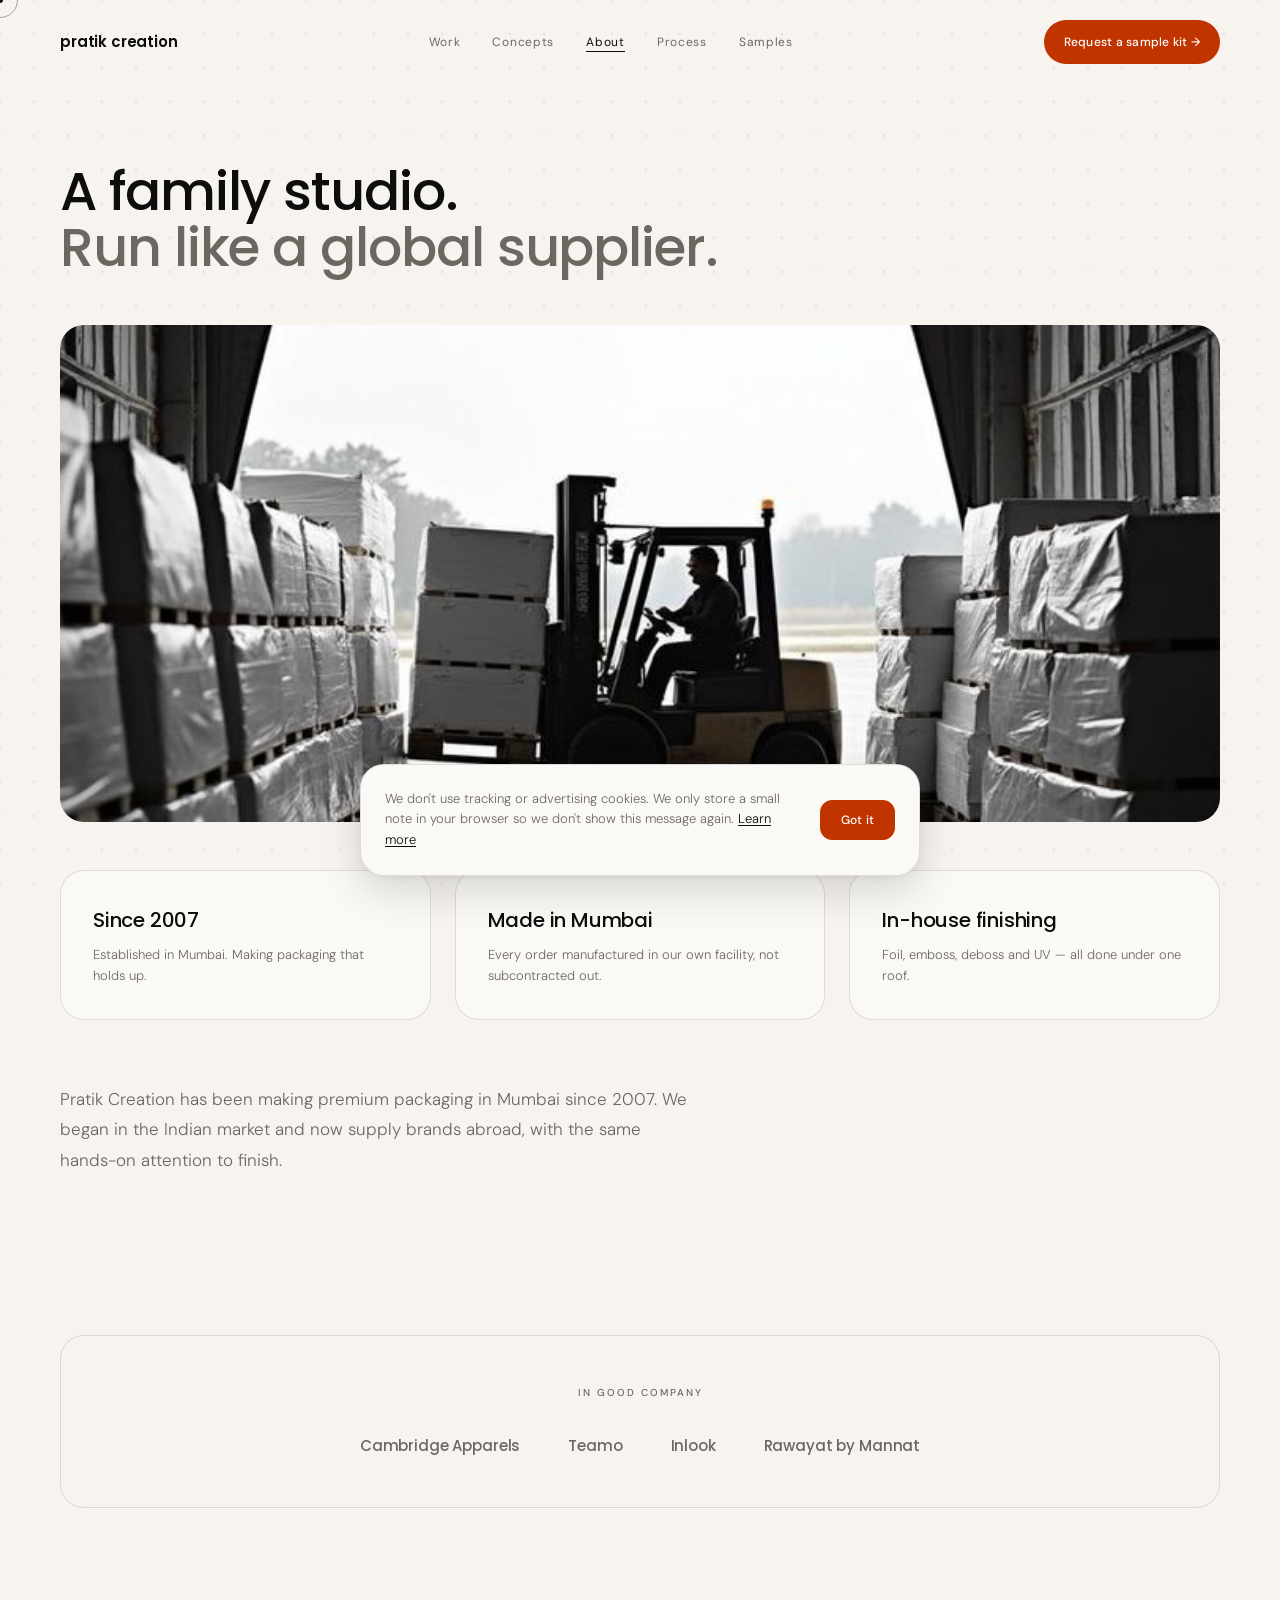
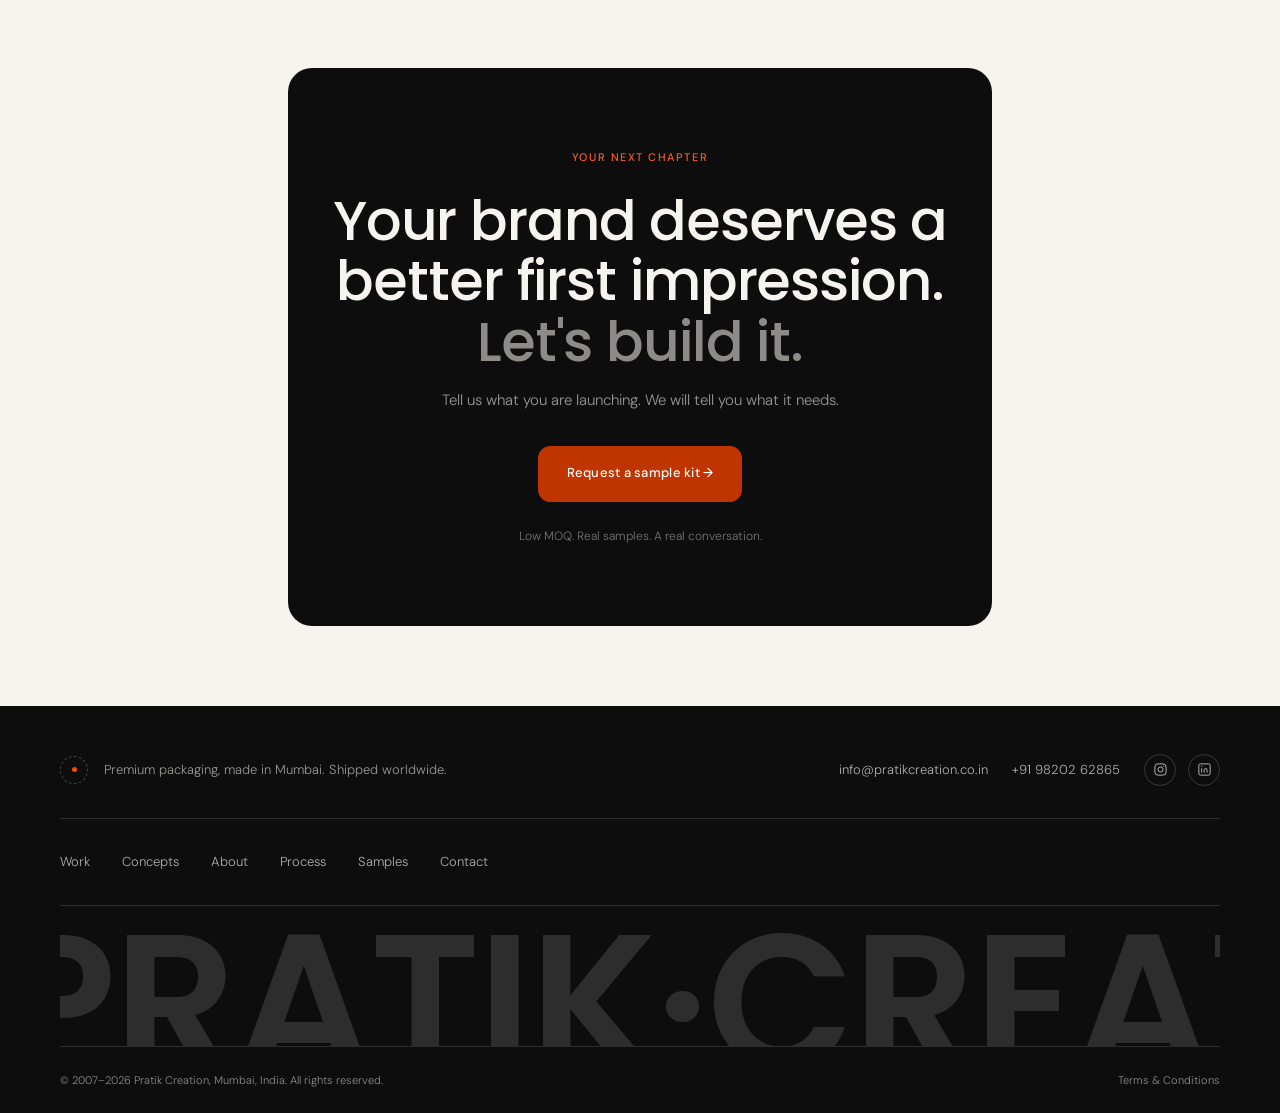
<file: about.html>
<!DOCTYPE html>
<html lang="en">
<head>
  <meta charset="UTF-8">
  <meta name="viewport" content="width=device-width, initial-scale=1.0">
  <meta name="theme-color" content="#F7F4EF">
  <meta name="description" content="About Pratik Creation — a family packaging studio in Mumbai, making premium packaging since 2007 for brands at home and abroad.">
  <title>About — Pratik Creation</title>
  <link rel="canonical" href="https://pratikcreation.co.in/about">
  <link rel="icon" type="image/svg+xml" href="images/brand/favicon.svg">
  <link rel="icon" type="image/x-icon" href="images/brand/favicon.ico">
  <link rel="apple-touch-icon" href="images/brand/apple-touch-icon.png">
  <meta property="og:type" content="website">
  <meta property="og:url" content="https://pratikcreation.co.in/about">
  <meta property="og:title" content="About — Pratik Creation">
  <meta property="og:description" content="About Pratik Creation — a family packaging studio in Mumbai, making premium packaging since 2007 for brands at home and abroad.">
  <meta property="og:image" content="https://pratikcreation.co.in/images/about/factory.png">
  <meta property="og:site_name" content="Pratik Creation">
  <meta name="twitter:card" content="summary_large_image">
  <meta name="twitter:title" content="About — Pratik Creation">
  <meta name="twitter:description" content="About Pratik Creation — a family packaging studio in Mumbai, making premium packaging since 2007 for brands at home and abroad.">
  <meta name="twitter:image" content="https://pratikcreation.co.in/images/about/factory.png">
  <link rel="preconnect" href="https://fonts.googleapis.com">
  <link rel="preconnect" href="https://fonts.gstatic.com" crossorigin>
  <link href="https://fonts.googleapis.com/css2?family=DM+Mono&family=DM+Sans:wght@300;400;500&family=Poppins:wght@500;600&display=swap" rel="stylesheet">
  <link rel="stylesheet" href="css/shared.css">
  <style>
    .about-page { padding-top: var(--nav-h); }

    .about-section {
      padding: var(--sp-120) var(--page-pad);
    }
    .about-section--sm {
      padding: var(--sp-80) var(--page-pad);
    }
    .about-section__inner {
      max-width: var(--content-max);
      margin: 0 auto;
    }
    @media (max-width: 900px) {
      .about-section { padding: var(--sp-80) var(--page-pad-mob); }
      .about-section--sm { padding: var(--sp-48) var(--page-pad-mob); }
    }

    .about-photo {
      width: 100%;
      aspect-ratio: 21 / 9;
      border-radius: var(--radius-tile);
      overflow: hidden;
      margin-top: var(--sp-48);
    }
    .about-photo img {
      width: 100%;
      height: 100%;
      object-fit: cover;
      display: block;
    }

    .about-body {
      max-width: 640px;
      margin-top: var(--sp-64);
      font-size: 17px;
      line-height: 1.8;
      color: var(--ink-soft);
    }

    .closing-wrap {
      display: flex;
      justify-content: center;
    }
  </style>
</head>
<body id="page-top">

  <canvas class="dot-field" aria-hidden="true"></canvas>

  <div class="page-transition" style="opacity:1;pointer-events:all;position:fixed;inset:0;z-index:200;background:var(--c-bg)"></div>

  <div class="cursor" aria-hidden="true">
    <div class="cursor__dot" style="position:fixed;top:0;left:0"></div>
    <div class="cursor__ring" style="position:fixed;top:0;left:0"></div>
  </div>

  <nav class="nav" role="navigation" aria-label="Main navigation">
    <a href="index.html" class="nav__logo">pratik creation</a>
    <ul class="nav__links" role="list">
      <li><a href="work.html"      class="nav__link">Work</a></li>
      <li><a href="concepts.html"  class="nav__link">Concepts</a></li>
      <li><a href="about.html"     class="nav__link active">About</a></li>
      <li><a href="process.html"   class="nav__link">Process</a></li>
      <li><a href="samples.html"   class="nav__link">Samples</a></li>
    </ul>
    <a href="samples.html" class="nav__btn">Request a sample kit →</a>
    <button class="nav__hamburger" aria-label="Open menu"><span></span><span></span><span></span></button>
  </nav>

  <div class="nav-overlay">
    <button class="nav-overlay__close" aria-label="Close menu">✕</button>
    <a href="work.html"      class="nav-overlay__link">Work</a>
    <a href="concepts.html"  class="nav-overlay__link">Concepts</a>
    <a href="about.html"     class="nav-overlay__link">About</a>
    <a href="process.html"   class="nav-overlay__link">Process</a>
    <a href="samples.html"   class="nav-overlay__link">Samples</a>
    <div class="nav-overlay__contact">
      <a href="mailto:info@pratikcreation.co.in" class="nav-overlay__contact-link">info@pratikcreation.co.in</a>
      <a href="tel:+919820262865" class="nav-overlay__contact-link">+91 98202 62865</a>
    </div>
  </div>

  <main class="about-page">

    <!-- ══════════════════════ HEADER + TILES + PARAGRAPH ══════════════════════ -->
    <section class="about-section about-section--sm" aria-label="About Pratik Creation">
      <div class="about-section__inner">
        <div class="sec-header reveal">
          <h1 class="sec-headline">A family studio.<br><em>Run like a global supplier.</em></h1>
        </div>

        <div class="about-photo reveal reveal-d1">
          <img src="images/about/factory.png" alt="Pratik Creation's Mumbai packaging facility" loading="lazy">
        </div>

        <div class="tile-grid tile-grid--3" style="margin-top:var(--sp-48)">
          <div class="tile reveal">
            <h3 class="tile__title">Since 2007</h3>
            <p class="tile__desc">Established in Mumbai. Making packaging that holds up.</p>
          </div>
          <div class="tile reveal reveal-d1">
            <h3 class="tile__title">Made in Mumbai</h3>
            <p class="tile__desc">Every order manufactured in our own facility, not subcontracted out.</p>
          </div>
          <div class="tile reveal reveal-d2">
            <h3 class="tile__title">In-house finishing</h3>
            <p class="tile__desc">Foil, emboss, deboss and UV — all done under one roof.</p>
          </div>
        </div>

        <p class="about-body reveal reveal-d3">
          Pratik Creation has been making premium packaging in Mumbai since 2007.
          We began in the Indian market and now supply brands abroad, with the
          same hands-on attention to finish.
        </p>
      </div>
    </section>


    <!-- ══════════════════════ TRUST STRIP ══════════════════════ -->
    <section class="about-section--sm" aria-label="Trusted by">
      <div class="about-section__inner">
        <div class="logo-strip reveal">
          <span class="logo-strip__label">In Good Company</span>
          <div class="logo-strip__row">
            <span class="logo-strip__name">Cambridge Apparels</span>
            <span class="logo-strip__name">Teamo</span>
            <span class="logo-strip__name">Inlook</span>
            <span class="logo-strip__name">Rawayat by Mannat</span>
          </div>
        </div>
      </div>
    </section>


    <!-- ══════════════════════ CLOSING CTA ══════════════════════ -->
    <section class="about-section--sm" aria-label="Get in touch">
      <div class="about-section__inner closing-wrap">
        <div class="cta-closing reveal">
          <p class="cta-closing__eyebrow">Your Next Chapter</p>
          <h2 class="cta-closing__headline">Your brand deserves a better first impression.<br><em>Let's build it.</em></h2>
          <p class="cta-closing__sub">Tell us what you are launching. We will tell you what it needs.</p>
          <a href="samples.html" class="btn btn--primary">Request a sample kit →</a>
          <p class="cta-closing__small">Low MOQ. Real samples. A real conversation.</p>
        </div>
      </div>
    </section>

  </main>

  <footer class="footer">
    <div class="footer__top">
      <div class="footer__brand">
        <span class="footer__dot" aria-hidden="true"></span>
        <p class="footer__tagline">Premium packaging, made in Mumbai. Shipped worldwide.</p>
      </div>
      <div class="footer__contact">
        <a href="mailto:info@pratikcreation.co.in" class="footer__contact-detail">info@pratikcreation.co.in</a>
        <a href="tel:+919820262865" class="footer__contact-detail">+91 98202 62865</a>
        <div class="footer__social">
          <a href="https://www.instagram.com/pratikcreation.co.in/" class="footer__social-link" aria-label="Pratik Creation on Instagram" target="_blank" rel="noopener">
            <svg viewBox="0 0 24 24" fill="none" stroke="currentColor" stroke-width="1.6" aria-hidden="true"><rect x="3" y="3" width="18" height="18" rx="5"/><circle cx="12" cy="12" r="4"/><circle cx="17.2" cy="6.8" r="1" fill="currentColor" stroke="none"/></svg>
          </a>
          <a href="https://www.linkedin.com/company/pratikcreation" class="footer__social-link" aria-label="Pratik Creation on LinkedIn" target="_blank" rel="noopener">
            <svg viewBox="0 0 24 24" fill="none" stroke="currentColor" stroke-width="1.6" aria-hidden="true"><rect x="3" y="3" width="18" height="18" rx="2.5"/><line x1="7.5" y1="10" x2="7.5" y2="17"/><circle cx="7.5" cy="6.7" r="1" fill="currentColor" stroke="none"/><path d="M11.5 17v-4.2c0-1.6 1-2.6 2.4-2.6s2.1 1 2.1 2.6V17"/></svg>
          </a>
        </div>
      </div>
    </div>

    <hr class="footer__divider">

    <nav class="footer__links" aria-label="Footer">
      <a href="work.html" class="footer__link">Work</a>
      <a href="concepts.html" class="footer__link">Concepts</a>
      <a href="about.html" class="footer__link">About</a>
      <a href="process.html" class="footer__link">Process</a>
      <a href="samples.html" class="footer__link">Samples</a>
      <a href="mailto:info@pratikcreation.co.in" class="footer__link">Contact</a>
    </nav>

    <div class="footer__giant-wrap">
      <span class="footer__giant" aria-hidden="true">PRATIK·CREATION</span>
    </div>

    <div class="footer__bottom">
      <p class="footer__copy">© 2007&ndash;2026 Pratik Creation, Mumbai, India. All rights reserved.</p>
      <nav class="footer__legal" aria-label="Legal">
        <a href="terms.html" class="footer__legal-link">Terms &amp; Conditions</a>
      </nav>
    </div>
  </footer>

  <div class="cookie-banner" role="dialog" aria-label="Cookie notice">
    <p class="cookie-banner__text">
      We don't use tracking or advertising cookies. We only store a small note in your browser so we don't show this message again. <a href="terms.html#cookies">Learn more</a>
    </p>
    <div class="cookie-banner__actions">
      <button type="button" class="btn btn--primary cookie-banner__accept">Got it</button>
    </div>
  </div>

  <script src="js/main.js"></script>
</body>
</html>
</file>
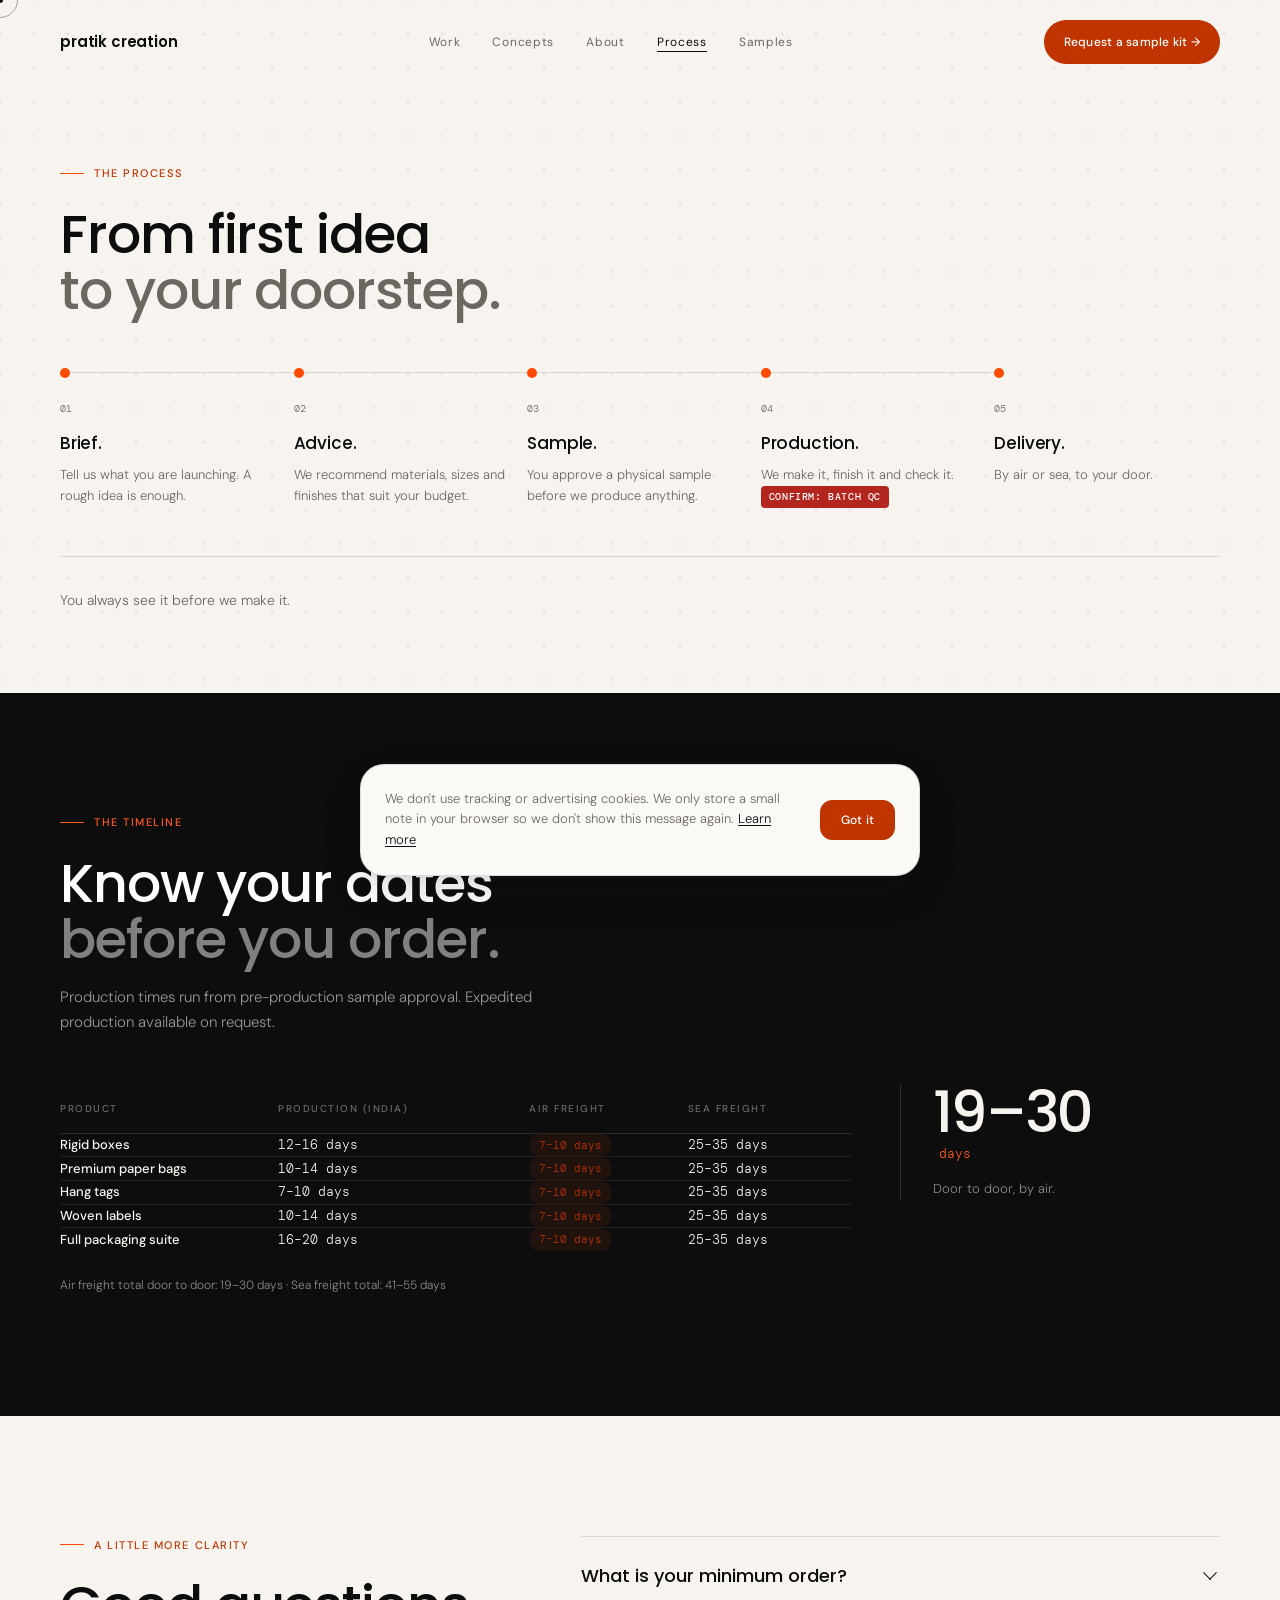
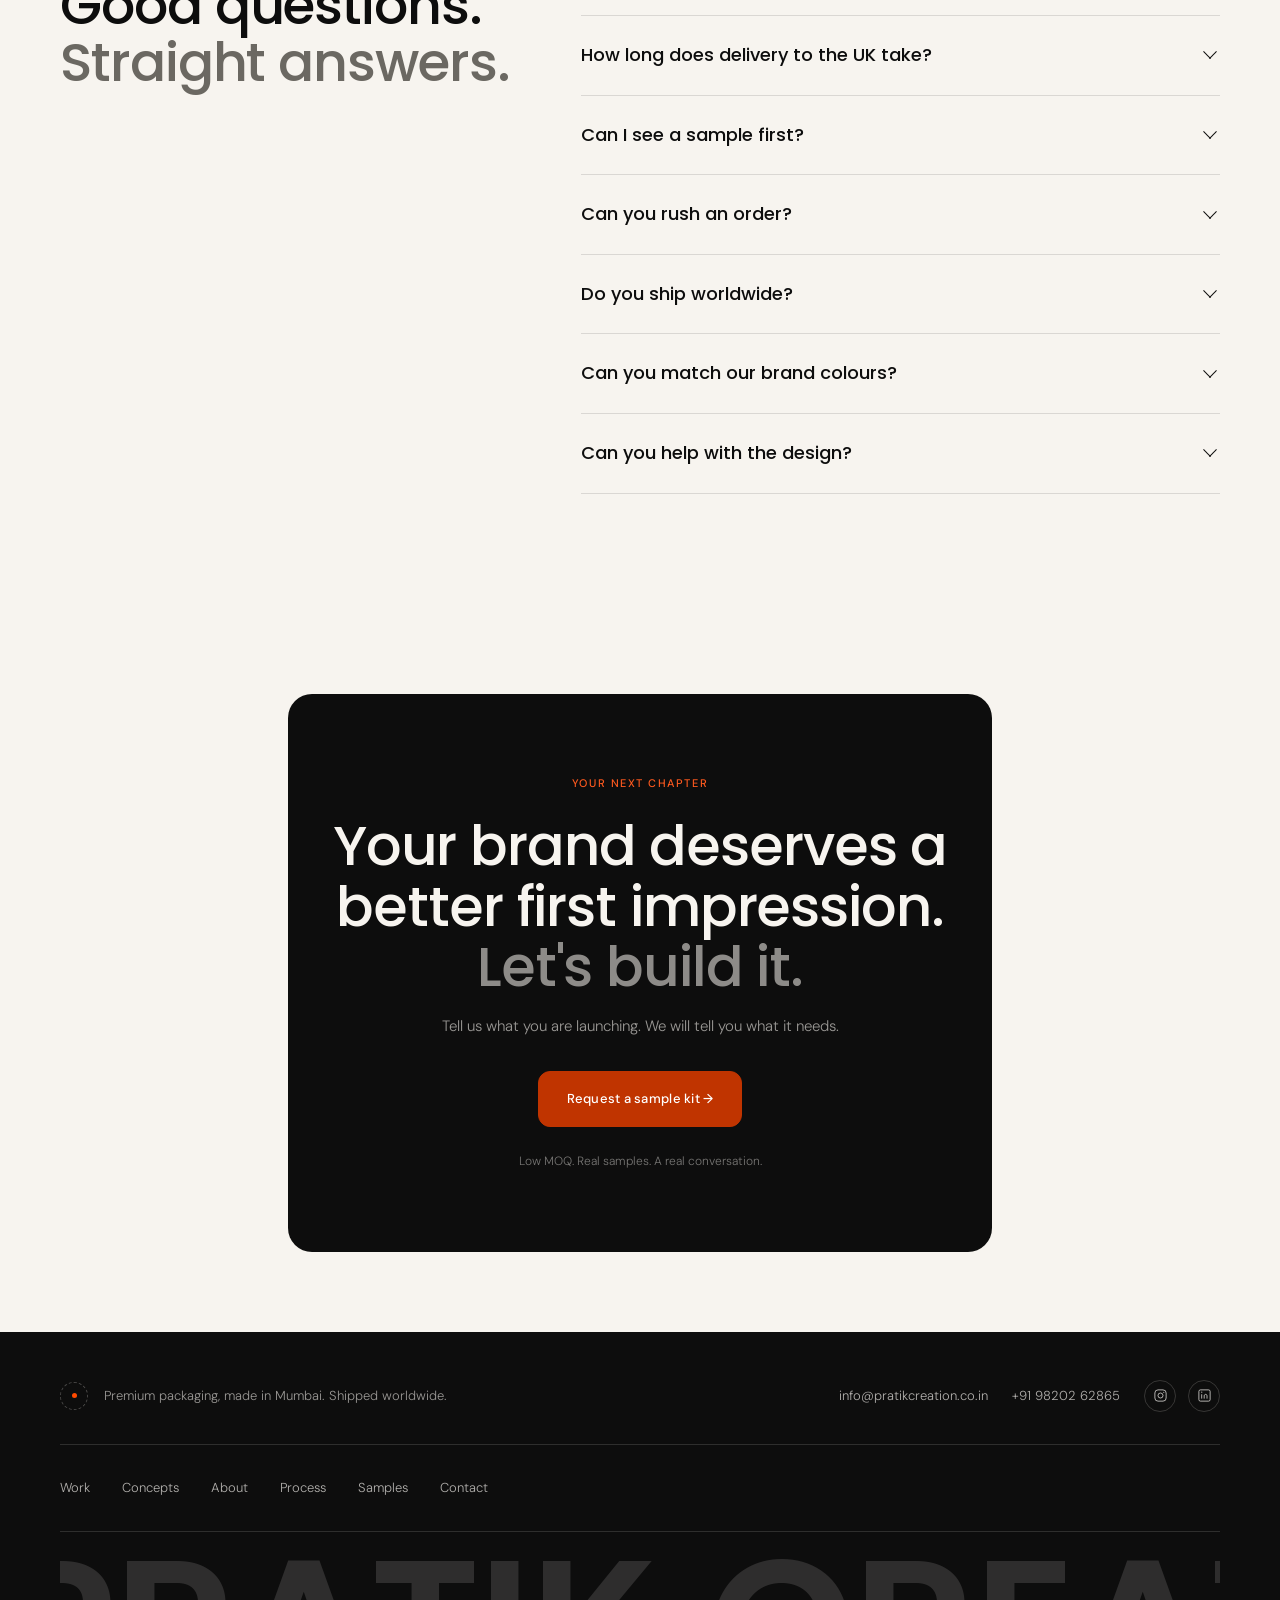
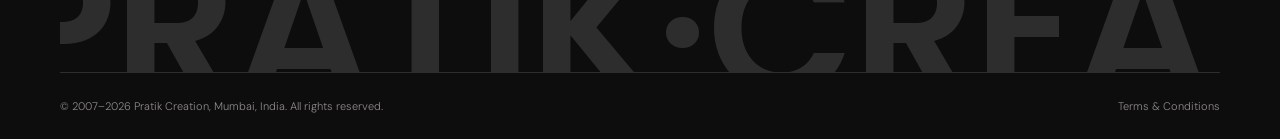
<file: process.html>
<!DOCTYPE html>
<html lang="en">
<head>
  <meta charset="UTF-8">
  <meta name="viewport" content="width=device-width, initial-scale=1.0">
  <meta name="theme-color" content="#F7F4EF">
  <meta name="description" content="How a Pratik Creation order is made — from brief to delivery, with a physical sample approved before anything is produced. Lead times by product, by air or sea.">
  <title>Process — Pratik Creation</title>
  <link rel="canonical" href="https://pratikcreation.co.in/process">
  <link rel="icon" type="image/svg+xml" href="images/brand/favicon.svg">
  <link rel="icon" type="image/x-icon" href="images/brand/favicon.ico">
  <link rel="apple-touch-icon" href="images/brand/apple-touch-icon.png">
  <meta property="og:type" content="website">
  <meta property="og:url" content="https://pratikcreation.co.in/process">
  <meta property="og:title" content="Process — Pratik Creation">
  <meta property="og:description" content="How a Pratik Creation order is made — from brief to delivery, with a physical sample approved before anything is produced. Lead times by product, by air or sea.">
  <meta property="og:image" content="https://pratikcreation.co.in/images/process/02-sample.png">
  <meta property="og:site_name" content="Pratik Creation">
  <meta name="twitter:card" content="summary_large_image">
  <meta name="twitter:title" content="Process — Pratik Creation">
  <meta name="twitter:description" content="How a Pratik Creation order is made — from brief to delivery, with a physical sample approved before anything is produced. Lead times by product, by air or sea.">
  <meta name="twitter:image" content="https://pratikcreation.co.in/images/process/02-sample.png">
  <link rel="preconnect" href="https://fonts.googleapis.com">
  <link rel="preconnect" href="https://fonts.gstatic.com" crossorigin>
  <link href="https://fonts.googleapis.com/css2?family=DM+Mono&family=DM+Sans:wght@300;400;500&family=Poppins:wght@500;600&display=swap" rel="stylesheet">
  <link rel="stylesheet" href="css/shared.css">
  <style>
    .process-page { padding-top: var(--nav-h); }

    .proc-section {
      padding: var(--sp-120) var(--page-pad);
    }
    .proc-section--sm {
      padding: var(--sp-80) var(--page-pad);
    }
    .proc-section__inner {
      max-width: var(--content-max);
      margin: 0 auto;
    }
    @media (max-width: 900px) {
      .proc-section { padding: var(--sp-80) var(--page-pad-mob); }
      .proc-section--sm { padding: var(--sp-48) var(--page-pad-mob); }
    }

    /* ── stepper section ── */
    .proc-section__body { margin-top: var(--sp-48); }

    .process-reassurance {
      margin-top: var(--sp-48);
      padding-top: var(--sp-32);
      border-top: 1px solid var(--line);
      font-size: 14px;
      color: var(--ink-soft);
    }

    /* ── lead times (dark) ── */
    .times-section {
      background: var(--dark);
      color: var(--bg);
    }
    .times-section .sec-eyebrow { color: var(--accent-on-dark); }
    .times-section .sec-eyebrow::before { background: var(--accent-on-dark); }
    .times-section .sec-headline { color: #fff; }
    .times-section .sec-headline em { color: rgba(247, 244, 239, 0.5); }
    .times-section .sec-sub { color: rgba(247, 244, 239, 0.6); }

    .times-grid {
      margin-top: var(--sp-48);
      display: grid;
      grid-template-columns: 1fr 320px;
      gap: var(--sp-48);
      align-items: start;
    }
    .times-grid .stat-tile {
      padding: 0;
      border-left: 1px solid rgba(247, 244, 239, 0.14);
      padding-left: var(--sp-32);
    }
    .times-caveat {
      margin-top: var(--sp-24);
      font-size: 12px;
      color: rgba(247, 244, 239, 0.55);
    }
    @media (max-width: 900px) {
      .times-grid { grid-template-columns: 1fr; }
      .times-grid .stat-tile { border-left: none; padding-left: 0; border-top: 1px solid rgba(247,244,239,0.14); padding-top: var(--sp-24); }
    }

    /* ── FAQ ── */
    .faq-grid {
      display: grid;
      grid-template-columns: 1fr 1.4fr;
      gap: var(--sp-64);
      align-items: start;
    }
    @media (max-width: 900px) {
      .faq-grid { grid-template-columns: 1fr; gap: var(--sp-32); }
    }

    /* ── closing CTA ── */
    .closing-wrap {
      display: flex;
      justify-content: center;
    }
  </style>
</head>
<body id="page-top">

  <canvas class="dot-field" aria-hidden="true"></canvas>

  <div class="page-transition" style="opacity:1;pointer-events:all;position:fixed;inset:0;z-index:200;background:var(--c-bg)"></div>

  <div class="cursor" aria-hidden="true">
    <div class="cursor__dot" style="position:fixed;top:0;left:0"></div>
    <div class="cursor__ring" style="position:fixed;top:0;left:0"></div>
  </div>

  <nav class="nav" role="navigation" aria-label="Main navigation">
    <a href="index.html" class="nav__logo">pratik creation</a>
    <ul class="nav__links" role="list">
      <li><a href="work.html"      class="nav__link">Work</a></li>
      <li><a href="concepts.html"  class="nav__link">Concepts</a></li>
      <li><a href="about.html"     class="nav__link">About</a></li>
      <li><a href="process.html"   class="nav__link active">Process</a></li>
      <li><a href="samples.html"   class="nav__link">Samples</a></li>
    </ul>
    <a href="samples.html" class="nav__btn">Request a sample kit →</a>
    <button class="nav__hamburger" aria-label="Open menu"><span></span><span></span><span></span></button>
  </nav>

  <div class="nav-overlay">
    <button class="nav-overlay__close" aria-label="Close menu">✕</button>
    <a href="work.html"      class="nav-overlay__link">Work</a>
    <a href="concepts.html"  class="nav-overlay__link">Concepts</a>
    <a href="about.html"     class="nav-overlay__link">About</a>
    <a href="process.html"   class="nav-overlay__link">Process</a>
    <a href="samples.html"   class="nav-overlay__link">Samples</a>
    <div class="nav-overlay__contact">
      <a href="mailto:info@pratikcreation.co.in" class="nav-overlay__contact-link">info@pratikcreation.co.in</a>
      <a href="tel:+919820262865" class="nav-overlay__contact-link">+91 98202 62865</a>
    </div>
  </div>

  <main class="process-page">

    <!-- ══════════════════════ HOW IT WORKS (stepper) ══════════════════════ -->
    <section class="proc-section proc-section--sm" aria-label="How it works">
      <div class="proc-section__inner">
        <div class="sec-header reveal">
          <p class="sec-eyebrow">The Process</p>
          <h1 class="sec-headline">From first idea<br><em>to your doorstep.</em></h1>
        </div>

        <div class="stepper proc-section__body reveal reveal-d1">
          <div class="stepper__step">
            <span class="stepper__node" aria-hidden="true"></span>
            <span class="stepper__line" aria-hidden="true"></span>
            <span class="stepper__num">01</span>
            <h3 class="stepper__title">Brief.</h3>
            <p class="stepper__desc">Tell us what you are launching. A rough idea is enough.</p>
          </div>
          <div class="stepper__step">
            <span class="stepper__node" aria-hidden="true"></span>
            <span class="stepper__line" aria-hidden="true"></span>
            <span class="stepper__num">02</span>
            <h3 class="stepper__title">Advice.</h3>
            <p class="stepper__desc">We recommend materials, sizes and finishes that suit your budget.</p>
          </div>
          <div class="stepper__step">
            <span class="stepper__node" aria-hidden="true"></span>
            <span class="stepper__line" aria-hidden="true"></span>
            <span class="stepper__num">03</span>
            <h3 class="stepper__title">Sample.</h3>
            <p class="stepper__desc">You approve a physical sample before we produce anything.</p>
          </div>
          <div class="stepper__step">
            <span class="stepper__node" aria-hidden="true"></span>
            <span class="stepper__line" aria-hidden="true"></span>
            <span class="stepper__num">04</span>
            <h3 class="stepper__title">Production.</h3>
            <p class="stepper__desc">We make it, finish it and check it. <span class="dev-flag">Confirm: batch QC</span></p>
          </div>
          <div class="stepper__step">
            <span class="stepper__node" aria-hidden="true"></span>
            <span class="stepper__num">05</span>
            <h3 class="stepper__title">Delivery.</h3>
            <p class="stepper__desc">By air or sea, to your door.</p>
          </div>
        </div>

        <p class="process-reassurance reveal reveal-d2">You always see it before we make it.</p>
      </div>
    </section>


    <!-- ══════════════════════ LEAD TIMES (dark) ══════════════════════ -->
    <section class="proc-section times-section" aria-label="Lead times">
      <div class="proc-section__inner">
        <div class="sec-header reveal">
          <p class="sec-eyebrow">The Timeline</p>
          <h2 class="sec-headline">Know your dates<br><em>before you order.</em></h2>
          <p class="sec-sub">
            Production times run from pre-production sample approval.
            Expedited production available on request.
          </p>
        </div>

        <div class="times-grid reveal reveal-d1">
          <div class="data-table-wrap">
            <table class="data-table">
              <thead>
                <tr><th>Product</th><th>Production (India)</th><th>Air freight</th><th>Sea freight</th></tr>
              </thead>
              <tbody>
                <tr><td>Rigid boxes</td><td>12–16 days</td><td><span class="data-badge data-badge--accent">7–10 days</span></td><td>25–35 days</td></tr>
                <tr><td>Premium paper bags</td><td>10–14 days</td><td><span class="data-badge data-badge--accent">7–10 days</span></td><td>25–35 days</td></tr>
                <tr><td>Hang tags</td><td>7–10 days</td><td><span class="data-badge data-badge--accent">7–10 days</span></td><td>25–35 days</td></tr>
                <tr><td>Woven labels</td><td>10–14 days</td><td><span class="data-badge data-badge--accent">7–10 days</span></td><td>25–35 days</td></tr>
                <tr><td>Full packaging suite</td><td>16–20 days</td><td><span class="data-badge data-badge--accent">7–10 days</span></td><td>25–35 days</td></tr>
              </tbody>
            </table>
          </div>
          <div class="stat-tile stat-tile--dark">
            <div class="stat-tile__num" style="font-size:clamp(40px,4.5vw,64px)">19–30</div>
            <span class="stat-tile__unit">days</span>
            <p class="stat-tile__caption">Door to door, by air.</p>
          </div>
        </div>
        <p class="times-caveat">Air freight total door to door: 19–30 days · Sea freight total: 41–55 days</p>
      </div>
    </section>


    <!-- ══════════════════════ FAQ ══════════════════════ -->
    <section class="proc-section" aria-label="Frequently asked questions">
      <div class="proc-section__inner faq-grid">
        <div class="sec-header reveal">
          <p class="sec-eyebrow">A Little More Clarity</p>
          <h2 class="sec-headline">Good questions.<br><em>Straight answers.</em></h2>
        </div>

        <div class="reveal reveal-d1">
          <div class="accordion__item">
            <button class="accordion__trigger">What is your minimum order?<span class="accordion__chevron"></span></button>
            <div class="accordion__panel"><div class="accordion__panel-inner">
              Our minimums are low and set per design, so you can launch a collection without committing to warehouse-sized volumes. Tell us what you need and we will confirm.
            </div></div>
          </div>
          <div class="accordion__item">
            <button class="accordion__trigger">How long does delivery to the UK take?<span class="accordion__chevron"></span></button>
            <div class="accordion__panel"><div class="accordion__panel-inner">
              From approved sample, production takes 7–20 days depending on the product. Air freight adds 7–10 days (19–30 days door to door). Sea freight adds 25–35 days (41–55 days door to door).
            </div></div>
          </div>
          <div class="accordion__item">
            <button class="accordion__trigger">Can I see a sample first?<span class="accordion__chevron"></span></button>
            <div class="accordion__panel"><div class="accordion__panel-inner">
              Yes. Nothing goes into production until you have approved a physical sample. Start with a sample kit.
            </div></div>
          </div>
          <div class="accordion__item">
            <button class="accordion__trigger">Can you rush an order?<span class="accordion__chevron"></span></button>
            <div class="accordion__panel"><div class="accordion__panel-inner">
              Expedited production is available on request. Tell us your deadline when you enquire.
            </div></div>
          </div>
          <div class="accordion__item">
            <button class="accordion__trigger">Do you ship worldwide?<span class="accordion__chevron"></span></button>
            <div class="accordion__panel"><div class="accordion__panel-inner">
              Yes, by air or sea. <span class="dev-flag">Confirm: countries</span>
            </div></div>
          </div>
          <div class="accordion__item">
            <button class="accordion__trigger">Can you match our brand colours?<span class="accordion__chevron"></span></button>
            <div class="accordion__panel"><div class="accordion__panel-inner">
              <span class="dev-flag">Confirm: Pantone matching process</span> Send us your reference and we will match it as closely as the material allows.
            </div></div>
          </div>
          <div class="accordion__item">
            <button class="accordion__trigger">Can you help with the design?<span class="accordion__chevron"></span></button>
            <div class="accordion__panel"><div class="accordion__panel-inner">
              <span class="dev-flag">Confirm: dieline and artwork support</span> Share your brief and we will advise on materials, sizes and finishes.
            </div></div>
          </div>
        </div>
      </div>
    </section>


    <!-- ══════════════════════ CLOSING CTA ══════════════════════ -->
    <section class="proc-section--sm" aria-label="Get in touch">
      <div class="proc-section__inner closing-wrap">
        <div class="cta-closing reveal">
          <p class="cta-closing__eyebrow">Your Next Chapter</p>
          <h2 class="cta-closing__headline">Your brand deserves a better first impression.<br><em>Let's build it.</em></h2>
          <p class="cta-closing__sub">Tell us what you are launching. We will tell you what it needs.</p>
          <a href="samples.html" class="btn btn--primary">Request a sample kit →</a>
          <p class="cta-closing__small">Low MOQ. Real samples. A real conversation.</p>
        </div>
      </div>
    </section>

  </main>

  <footer class="footer">
    <div class="footer__top">
      <div class="footer__brand">
        <span class="footer__dot" aria-hidden="true"></span>
        <p class="footer__tagline">Premium packaging, made in Mumbai. Shipped worldwide.</p>
      </div>
      <div class="footer__contact">
        <a href="mailto:info@pratikcreation.co.in" class="footer__contact-detail">info@pratikcreation.co.in</a>
        <a href="tel:+919820262865" class="footer__contact-detail">+91 98202 62865</a>
        <div class="footer__social">
          <a href="https://www.instagram.com/pratikcreation.co.in/" class="footer__social-link" aria-label="Pratik Creation on Instagram" target="_blank" rel="noopener">
            <svg viewBox="0 0 24 24" fill="none" stroke="currentColor" stroke-width="1.6" aria-hidden="true"><rect x="3" y="3" width="18" height="18" rx="5"/><circle cx="12" cy="12" r="4"/><circle cx="17.2" cy="6.8" r="1" fill="currentColor" stroke="none"/></svg>
          </a>
          <a href="https://www.linkedin.com/company/pratikcreation" class="footer__social-link" aria-label="Pratik Creation on LinkedIn" target="_blank" rel="noopener">
            <svg viewBox="0 0 24 24" fill="none" stroke="currentColor" stroke-width="1.6" aria-hidden="true"><rect x="3" y="3" width="18" height="18" rx="2.5"/><line x1="7.5" y1="10" x2="7.5" y2="17"/><circle cx="7.5" cy="6.7" r="1" fill="currentColor" stroke="none"/><path d="M11.5 17v-4.2c0-1.6 1-2.6 2.4-2.6s2.1 1 2.1 2.6V17"/></svg>
          </a>
        </div>
      </div>
    </div>

    <hr class="footer__divider">

    <nav class="footer__links" aria-label="Footer">
      <a href="work.html" class="footer__link">Work</a>
      <a href="concepts.html" class="footer__link">Concepts</a>
      <a href="about.html" class="footer__link">About</a>
      <a href="process.html" class="footer__link">Process</a>
      <a href="samples.html" class="footer__link">Samples</a>
      <a href="mailto:info@pratikcreation.co.in" class="footer__link">Contact</a>
    </nav>

    <div class="footer__giant-wrap">
      <span class="footer__giant" aria-hidden="true">PRATIK·CREATION</span>
    </div>

    <div class="footer__bottom">
      <p class="footer__copy">© 2007&ndash;2026 Pratik Creation, Mumbai, India. All rights reserved.</p>
      <nav class="footer__legal" aria-label="Legal">
        <a href="terms.html" class="footer__legal-link">Terms &amp; Conditions</a>
      </nav>
    </div>
  </footer>

  <div class="cookie-banner" role="dialog" aria-label="Cookie notice">
    <p class="cookie-banner__text">
      We don't use tracking or advertising cookies. We only store a small note in your browser so we don't show this message again. <a href="terms.html#cookies">Learn more</a>
    </p>
    <div class="cookie-banner__actions">
      <button type="button" class="btn btn--primary cookie-banner__accept">Got it</button>
    </div>
  </div>

  <script src="js/main.js"></script>
</body>
</html>
</file>
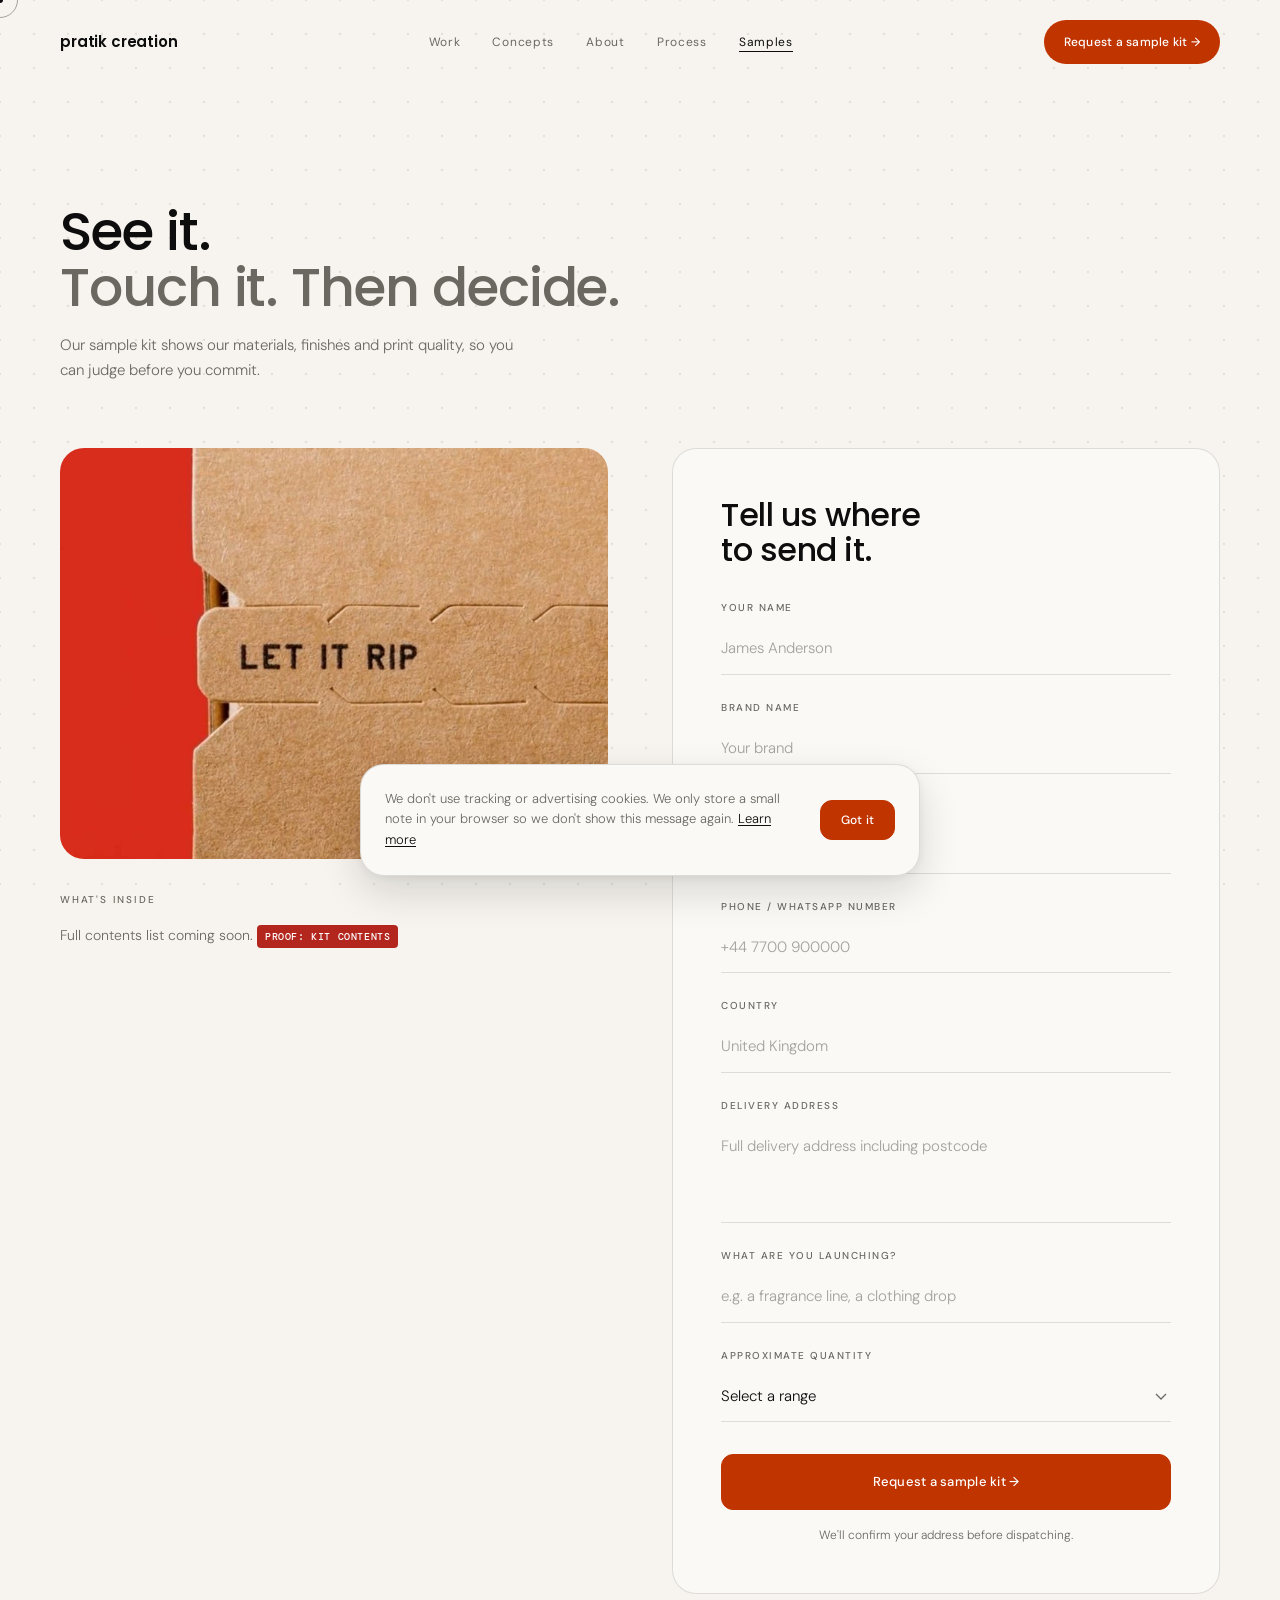
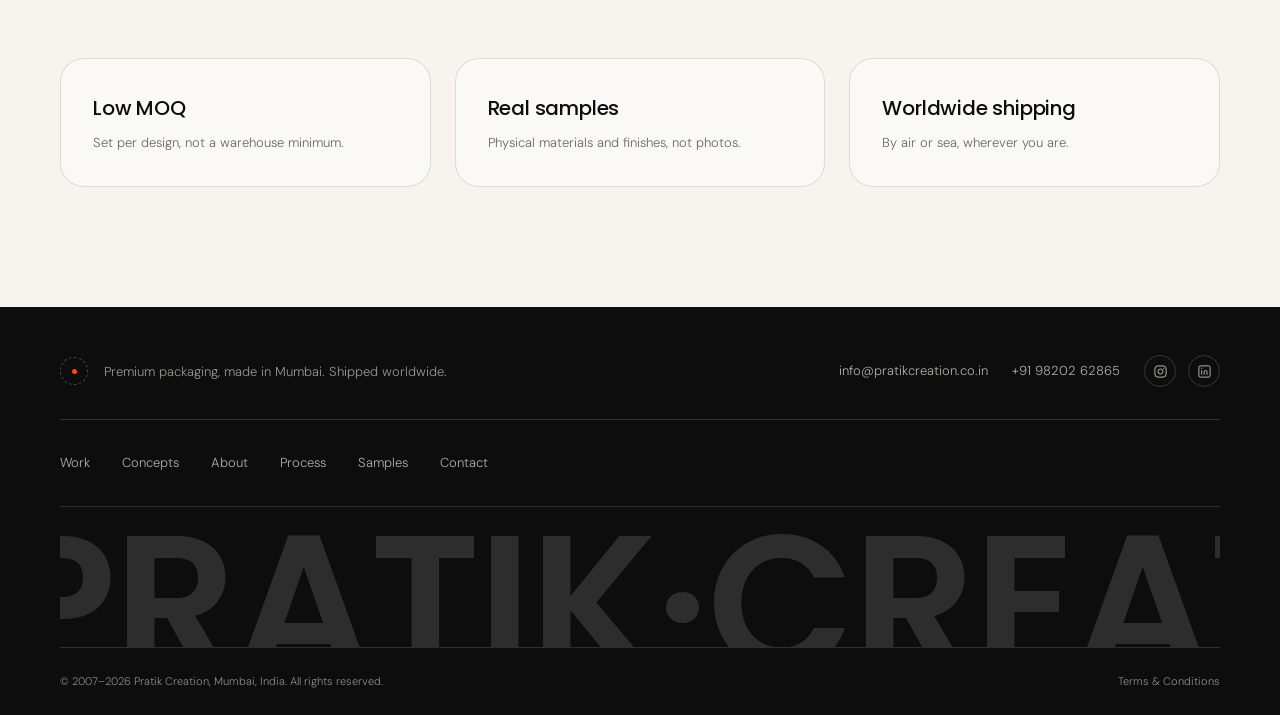
<file: samples.html>
<!DOCTYPE html>
<html lang="en">
<head>
  <meta charset="UTF-8">
  <meta name="viewport" content="width=device-width, initial-scale=1.0">
  <meta name="theme-color" content="#F7F4EF">
  <meta name="description" content="Request a free sample kit from Pratik Creation — our materials, finishes and print quality, posted to your door. No commitment, no sales call.">
  <title>Request Samples — Pratik Creation</title>
  <link rel="canonical" href="https://pratikcreation.co.in/samples">
  <link rel="icon" type="image/svg+xml" href="images/brand/favicon.svg">
  <link rel="icon" type="image/x-icon" href="images/brand/favicon.ico">
  <link rel="apple-touch-icon" href="images/brand/apple-touch-icon.png">
  <meta property="og:type" content="website">
  <meta property="og:url" content="https://pratikcreation.co.in/samples">
  <meta property="og:title" content="Request Samples — Pratik Creation">
  <meta property="og:description" content="Request a free sample kit from Pratik Creation — our materials, finishes and print quality, posted to your door. No commitment, no sales call.">
  <meta property="og:image" content="https://pratikcreation.co.in/images/samples/kit.png">
  <meta property="og:site_name" content="Pratik Creation">
  <meta name="twitter:card" content="summary_large_image">
  <meta name="twitter:title" content="Request Samples — Pratik Creation">
  <meta name="twitter:description" content="Request a free sample kit from Pratik Creation — our materials, finishes and print quality, posted to your door. No commitment, no sales call.">
  <meta name="twitter:image" content="https://pratikcreation.co.in/images/samples/kit.png">
  <link rel="preconnect" href="https://fonts.googleapis.com">
  <link rel="preconnect" href="https://fonts.gstatic.com" crossorigin>
  <link href="https://fonts.googleapis.com/css2?family=DM+Mono&family=DM+Sans:wght@300;400;500&family=Poppins:wght@500;600&display=swap" rel="stylesheet">
  <link rel="stylesheet" href="css/shared.css">
  <style>
    .samples-page { padding-top: var(--nav-h); }

    .samples-section {
      padding: var(--sp-120) var(--page-pad);
    }
    .samples-section__inner {
      max-width: var(--content-max);
      margin: 0 auto;
    }
    @media (max-width: 900px) {
      .samples-section { padding: var(--sp-80) var(--page-pad-mob); }
    }

    /* two-column body */
    .samples-body {
      display: grid;
      grid-template-columns: 1fr 1fr;
      gap: var(--sp-64);
      align-items: start;
    }

    .samples-kit-image {
      width: 100%;
      aspect-ratio: 4/3;
      border-radius: var(--radius-tile);
      overflow: hidden;
      margin-bottom: var(--sp-32);
    }
    .samples-kit-image img {
      width: 100%;
      height: 100%;
      object-fit: cover;
      display: block;
      transition: transform 0.6s cubic-bezier(0.25, 0.46, 0.45, 0.94);
    }
    .samples-kit-image:hover img { transform: scale(1.03); }

    .samples-inside__title {
      font-family: var(--font-body);
      font-size: 10px;
      font-weight: 500;
      letter-spacing: 0.18em;
      text-transform: uppercase;
      color: var(--ink-soft);
      display: block;
      margin-bottom: var(--sp-16);
    }
    .samples-inside__note {
      font-size: 14px;
      color: var(--ink-soft);
      line-height: 1.7;
    }

    /* form tile */
    .samples-form-tile {
      padding: var(--sp-48);
    }
    .samples-form__heading {
      font-family: var(--font-display);
      font-size: clamp(22px, 3vw, 32px);
      font-weight: 500;
      letter-spacing: -0.015em;
      line-height: 1.1;
      margin-bottom: var(--sp-32);
    }

    .form-select {
      width: 100%;
      background: transparent;
      border: none;
      border-bottom: 1px solid var(--c-border);
      padding: var(--sp-12) 0;
      font-family: var(--font-body);
      font-size: 15px;
      font-weight: 300;
      color: var(--c-ink);
      outline: none;
      transition: border-color 0.2s;
      border-radius: 0;
      appearance: none;
      background-image: url("data:image/svg+xml,%3Csvg xmlns='http://www.w3.org/2000/svg' width='12' height='8'%3E%3Cpath d='M1 1l5 5 5-5' stroke='%236B6862' stroke-width='1.3' fill='none'/%3E%3C/svg%3E");
      background-repeat: no-repeat;
      background-position: right 4px center;
    }
    .form-select:focus { border-color: var(--c-ink); }

    .sample-form__success {
      font-size: 13px;
      color: #1C2B1E;
      text-align: center;
      margin-top: var(--sp-16);
      line-height: 1.6;
    }
    .sample-form__note {
      font-size: 12px;
      color: var(--ink-soft);
      text-align: center;
      margin-top: var(--sp-16);
      line-height: 1.6;
    }
    .sample-form__error {
      font-size: 12px;
      color: #B3261E;
      text-align: center;
      margin-top: var(--sp-16);
      line-height: 1.6;
    }

    @media (max-width: 900px) {
      .samples-body { grid-template-columns: 1fr; }
      .samples-form-tile { padding: var(--sp-32); }
    }
  </style>
</head>
<body id="page-top">

  <canvas class="dot-field" aria-hidden="true"></canvas>

  <div class="page-transition" style="opacity:1;pointer-events:all;position:fixed;inset:0;z-index:200;background:var(--c-bg)"></div>

  <div class="cursor" aria-hidden="true">
    <div class="cursor__dot" style="position:fixed;top:0;left:0"></div>
    <div class="cursor__ring" style="position:fixed;top:0;left:0"></div>
  </div>

  <!-- NAV -->
  <nav class="nav" role="navigation" aria-label="Main navigation">
    <a href="index.html" class="nav__logo">pratik creation</a>
    <ul class="nav__links" role="list">
      <li><a href="work.html"      class="nav__link">Work</a></li>
      <li><a href="concepts.html"  class="nav__link">Concepts</a></li>
      <li><a href="about.html"     class="nav__link">About</a></li>
      <li><a href="process.html"   class="nav__link">Process</a></li>
      <li><a href="samples.html"   class="nav__link active">Samples</a></li>
    </ul>
    <a href="samples.html" class="nav__btn">Request a sample kit →</a>
    <button class="nav__hamburger" aria-label="Open menu">
      <span></span><span></span><span></span>
    </button>
  </nav>

  <div class="nav-overlay">
    <button class="nav-overlay__close" aria-label="Close menu">✕</button>
    <a href="work.html"      class="nav-overlay__link">Work</a>
    <a href="concepts.html"  class="nav-overlay__link">Concepts</a>
    <a href="about.html"     class="nav-overlay__link">About</a>
    <a href="process.html"   class="nav-overlay__link">Process</a>
    <a href="samples.html"   class="nav-overlay__link">Samples</a>
    <div class="nav-overlay__contact">
      <a href="mailto:info@pratikcreation.co.in" class="nav-overlay__contact-link">info@pratikcreation.co.in</a>
      <a href="tel:+919820262865" class="nav-overlay__contact-link">+91 98202 62865</a>
    </div>
  </div>

  <main class="samples-page">

    <section class="samples-section" aria-label="Request a sample kit">
      <div class="samples-section__inner">

        <div class="sec-header reveal" style="margin-bottom:var(--sp-64)">
          <h1 class="sec-headline">See it.<br><em>Touch it. Then decide.</em></h1>
          <p class="sec-sub">
            Our sample kit shows our materials, finishes and print quality,
            so you can judge before you commit.
          </p>
        </div>

        <div class="samples-body">

          <!-- LEFT: what's inside -->
          <div class="reveal reveal-d1">
            <div class="samples-kit-image">
              <img src="images/samples/kit.png" alt="Pratik Creation sample kit box, ready to ship" loading="lazy">
            </div>
            <span class="samples-inside__title">What's inside</span>
            <p class="samples-inside__note">
              Full contents list coming soon. <span class="dev-flag">Proof: kit contents</span>
            </p>
          </div>

          <!-- RIGHT: form -->
          <div class="tile samples-form-tile reveal reveal-d2">
            <h2 class="samples-form__heading">Tell us where<br>to send it.</h2>

            <form class="sample-form" action="https://api.web3forms.com/submit" method="POST">

              <input type="hidden" name="access_key" value="4f10d42c-ecc7-45d5-9066-4cb65dbe62ef">
              <input type="hidden" name="subject" value="New sample kit request — Pratik Creation website">
              <input type="hidden" name="from_name" value="Pratik Creation website">
              <input type="checkbox" name="botcheck" class="hidden" style="display:none" tabindex="-1" autocomplete="off">

              <div class="form-group">
                <label class="form-label" for="name">Your name</label>
                <input class="form-input" type="text" id="name" name="name" placeholder="James Anderson" required autocomplete="name">
              </div>

              <div class="form-group">
                <label class="form-label" for="brand">Brand name</label>
                <input class="form-input" type="text" id="brand" name="brand" placeholder="Your brand" required>
              </div>

              <div class="form-group">
                <label class="form-label" for="email">Email address</label>
                <input class="form-input" type="email" id="email" name="email" placeholder="james@yourbrand.com" required autocomplete="email">
              </div>

              <div class="form-group">
                <label class="form-label" for="phone">Phone / WhatsApp number</label>
                <input class="form-input" type="tel" id="phone" name="phone" placeholder="+44 7700 900000" autocomplete="tel">
              </div>

              <div class="form-group">
                <label class="form-label" for="country">Country</label>
                <input class="form-input" type="text" id="country" name="country" placeholder="United Kingdom" required autocomplete="country-name">
              </div>

              <div class="form-group">
                <label class="form-label" for="address">Delivery address</label>
                <textarea class="form-textarea" id="address" name="address" placeholder="Full delivery address including postcode" required rows="3"></textarea>
              </div>

              <div class="form-group">
                <label class="form-label" for="launching">What are you launching?</label>
                <input class="form-input" type="text" id="launching" name="launching" placeholder="e.g. a fragrance line, a clothing drop">
              </div>

              <div class="form-group" style="margin-bottom:0">
                <label class="form-label" for="quantity">Approximate quantity</label>
                <select class="form-select" id="quantity" name="quantity">
                  <option value="">Select a range</option>
                  <option value="Under 100">Under 100</option>
                  <option value="100–500">100–500</option>
                  <option value="500–1,000">500–1,000</option>
                  <option value="1,000+">1,000+</option>
                </select>
              </div>

              <button type="submit" class="btn btn--primary sample-form__submit" style="width:100%; margin-top:var(--sp-32)">
                Request a sample kit →
              </button>

              <p class="sample-form__success" role="status" hidden>
                Thank you. We will be in touch within <span class="dev-flag">Proof: response time</span>.
              </p>
              <p class="sample-form__note">
                We'll confirm your address before dispatching.
              </p>
              <p class="sample-form__error" role="alert" hidden></p>

            </form>
          </div>

        </div>

        <div class="tile-grid tile-grid--3" style="margin-top:var(--sp-64)">
          <div class="tile reveal">
            <h3 class="tile__title">Low MOQ</h3>
            <p class="tile__desc">Set per design, not a warehouse minimum.</p>
          </div>
          <div class="tile reveal reveal-d1">
            <h3 class="tile__title">Real samples</h3>
            <p class="tile__desc">Physical materials and finishes, not photos.</p>
          </div>
          <div class="tile reveal reveal-d2">
            <h3 class="tile__title">Worldwide shipping</h3>
            <p class="tile__desc">By air or sea, wherever you are.</p>
          </div>
        </div>

      </div>
    </section>

  </main>

  <!-- FOOTER -->
  <footer class="footer">
    <div class="footer__top">
      <div class="footer__brand">
        <span class="footer__dot" aria-hidden="true"></span>
        <p class="footer__tagline">Premium packaging, made in Mumbai. Shipped worldwide.</p>
      </div>
      <div class="footer__contact">
        <a href="mailto:info@pratikcreation.co.in" class="footer__contact-detail">info@pratikcreation.co.in</a>
        <a href="tel:+919820262865" class="footer__contact-detail">+91 98202 62865</a>
        <div class="footer__social">
          <a href="https://www.instagram.com/pratikcreation.co.in/" class="footer__social-link" aria-label="Pratik Creation on Instagram" target="_blank" rel="noopener">
            <svg viewBox="0 0 24 24" fill="none" stroke="currentColor" stroke-width="1.6" aria-hidden="true"><rect x="3" y="3" width="18" height="18" rx="5"/><circle cx="12" cy="12" r="4"/><circle cx="17.2" cy="6.8" r="1" fill="currentColor" stroke="none"/></svg>
          </a>
          <a href="https://www.linkedin.com/company/pratikcreation" class="footer__social-link" aria-label="Pratik Creation on LinkedIn" target="_blank" rel="noopener">
            <svg viewBox="0 0 24 24" fill="none" stroke="currentColor" stroke-width="1.6" aria-hidden="true"><rect x="3" y="3" width="18" height="18" rx="2.5"/><line x1="7.5" y1="10" x2="7.5" y2="17"/><circle cx="7.5" cy="6.7" r="1" fill="currentColor" stroke="none"/><path d="M11.5 17v-4.2c0-1.6 1-2.6 2.4-2.6s2.1 1 2.1 2.6V17"/></svg>
          </a>
        </div>
      </div>
    </div>

    <hr class="footer__divider">

    <nav class="footer__links" aria-label="Footer">
      <a href="work.html" class="footer__link">Work</a>
      <a href="concepts.html" class="footer__link">Concepts</a>
      <a href="about.html" class="footer__link">About</a>
      <a href="process.html" class="footer__link">Process</a>
      <a href="samples.html" class="footer__link">Samples</a>
      <a href="mailto:info@pratikcreation.co.in" class="footer__link">Contact</a>
    </nav>

    <div class="footer__giant-wrap">
      <span class="footer__giant" aria-hidden="true">PRATIK·CREATION</span>
    </div>

    <div class="footer__bottom">
      <p class="footer__copy">© 2007&ndash;2026 Pratik Creation, Mumbai, India. All rights reserved.</p>
      <nav class="footer__legal" aria-label="Legal">
        <a href="terms.html" class="footer__legal-link">Terms &amp; Conditions</a>
      </nav>
    </div>
  </footer>

  <div class="cookie-banner" role="dialog" aria-label="Cookie notice">
    <p class="cookie-banner__text">
      We don't use tracking or advertising cookies. We only store a small note in your browser so we don't show this message again. <a href="terms.html#cookies">Learn more</a>
    </p>
    <div class="cookie-banner__actions">
      <button type="button" class="btn btn--primary cookie-banner__accept">Got it</button>
    </div>
  </div>

  <script src="js/main.js"></script>
</body>
</html>
</file>
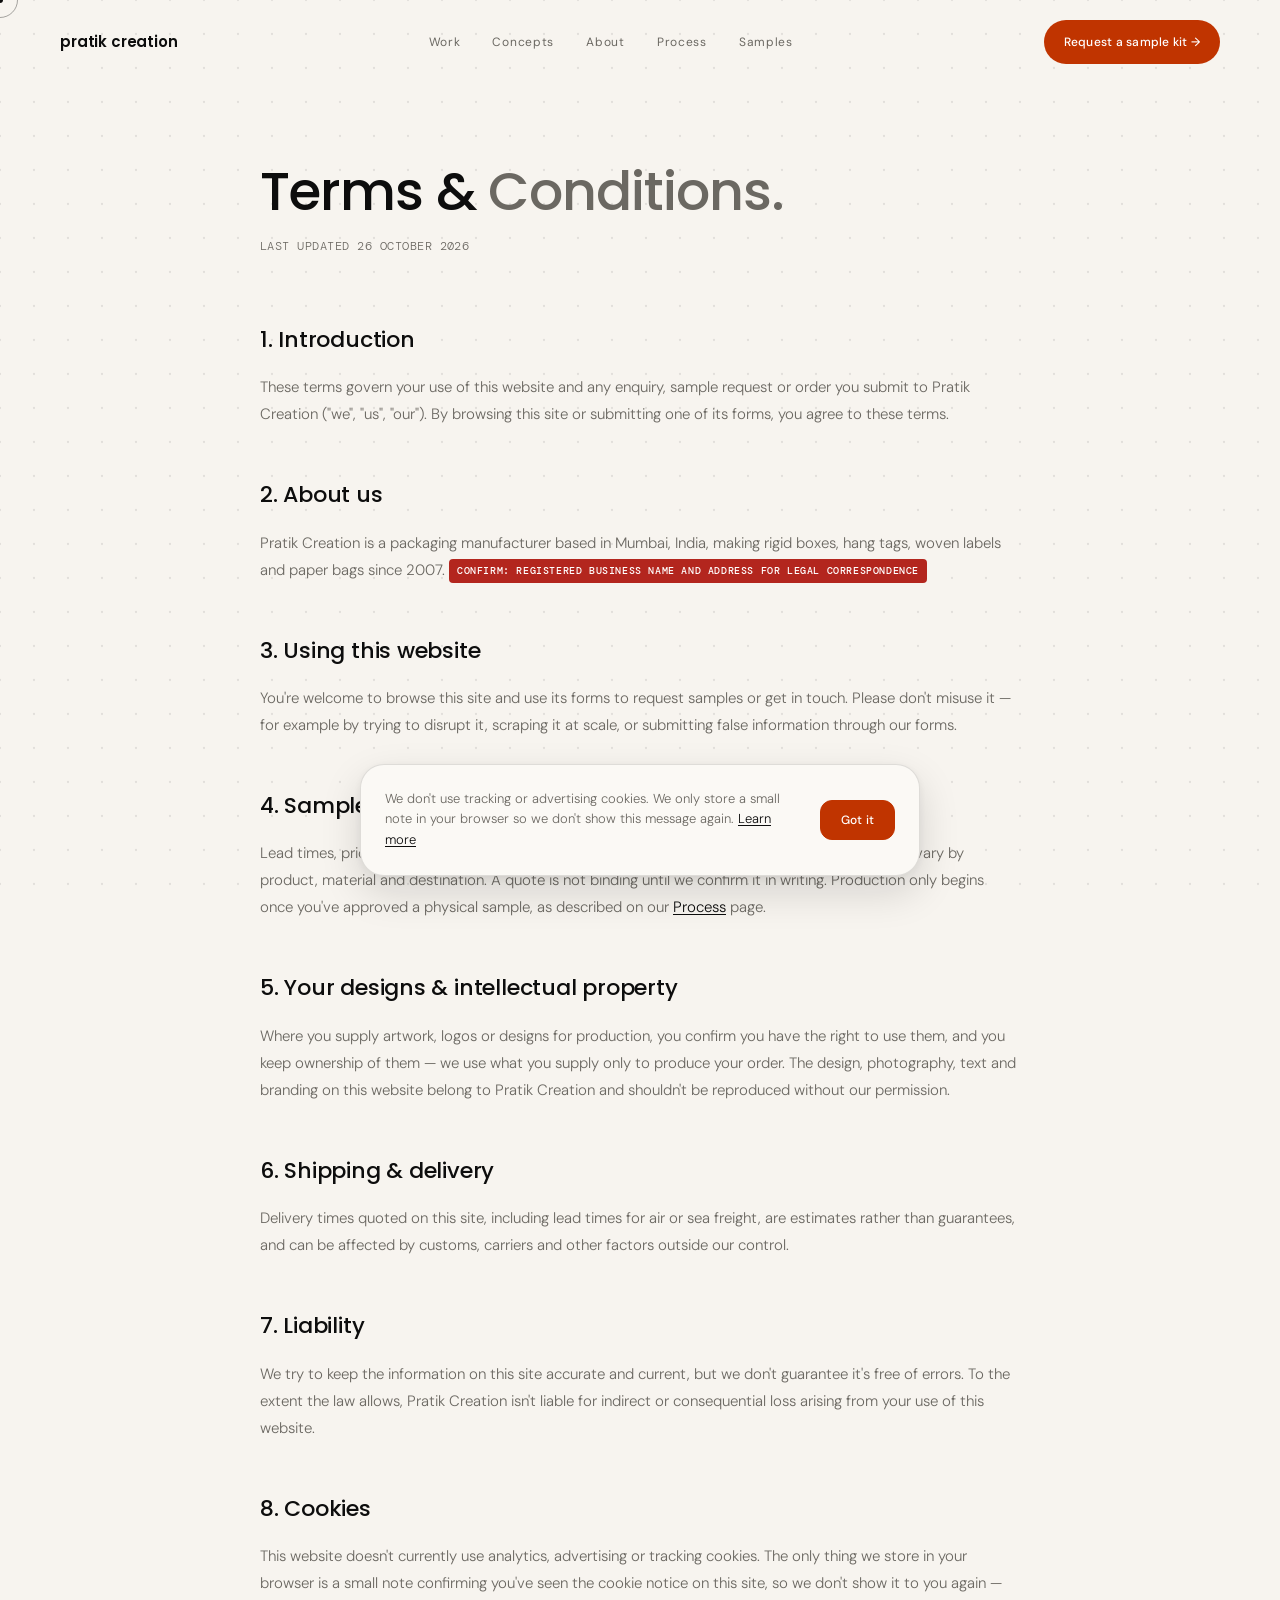
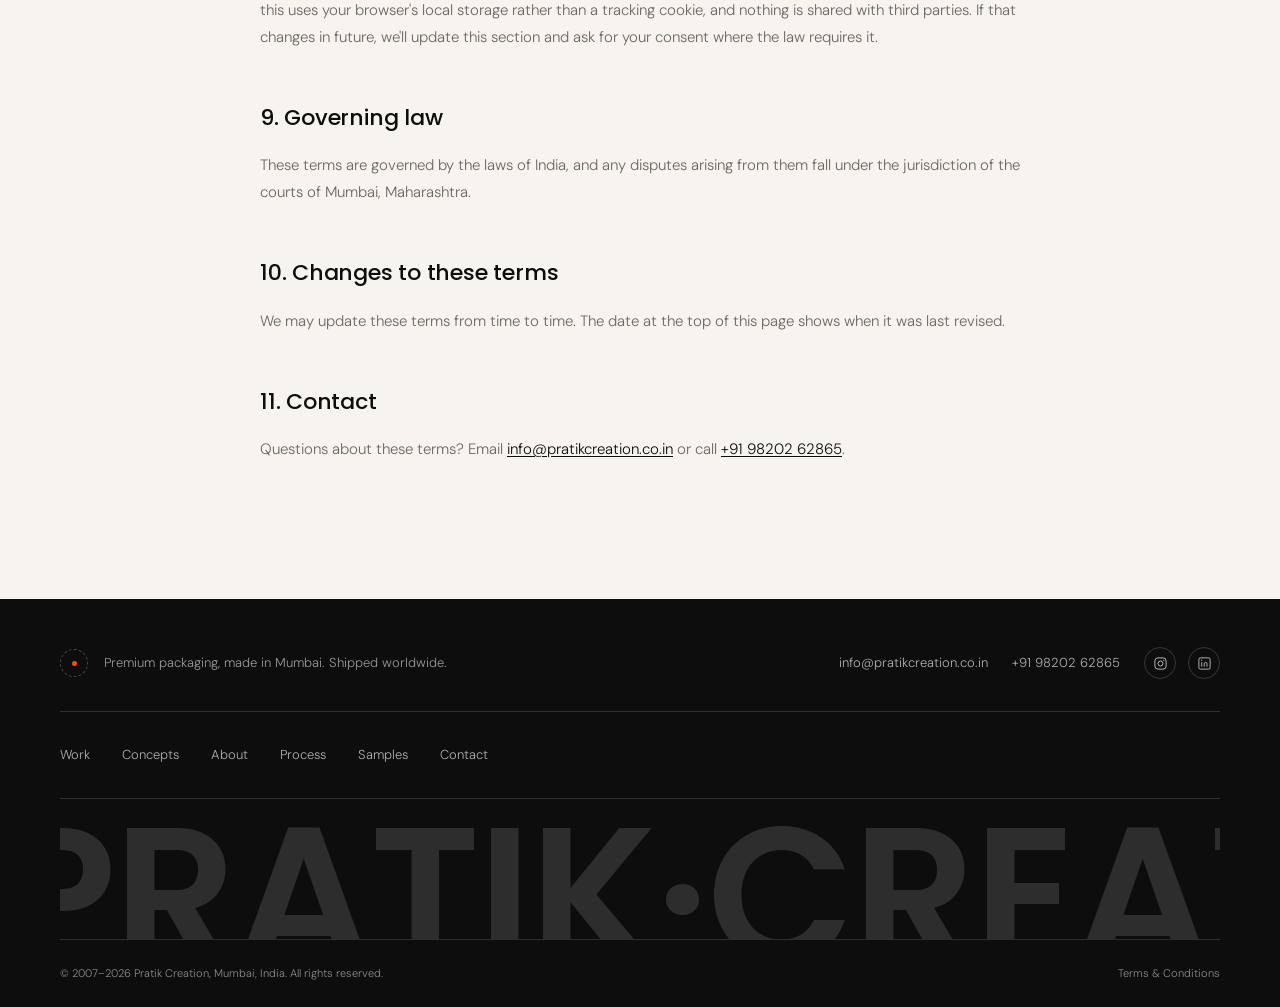
<file: terms.html>
<!DOCTYPE html>
<html lang="en">
<head>
  <meta charset="UTF-8">
  <meta name="viewport" content="width=device-width, initial-scale=1.0">
  <meta name="theme-color" content="#F7F4EF">
  <meta name="description" content="Terms &amp; Conditions for Pratik Creation's website, samples and orders, including how we handle cookies.">
  <title>Terms &amp; Conditions — Pratik Creation</title>
  <link rel="canonical" href="https://pratikcreation.co.in/terms">
  <link rel="icon" type="image/svg+xml" href="images/brand/favicon.svg">
  <link rel="icon" type="image/x-icon" href="images/brand/favicon.ico">
  <link rel="apple-touch-icon" href="images/brand/apple-touch-icon.png">
  <meta property="og:type" content="website">
  <meta property="og:url" content="https://pratikcreation.co.in/terms">
  <meta property="og:title" content="Terms &amp; Conditions — Pratik Creation">
  <meta property="og:description" content="Terms &amp; Conditions for Pratik Creation's website, samples and orders, including how we handle cookies.">
  <meta property="og:site_name" content="Pratik Creation">
  <meta name="twitter:card" content="summary">
  <meta name="twitter:title" content="Terms &amp; Conditions — Pratik Creation">
  <meta name="twitter:description" content="Terms &amp; Conditions for Pratik Creation's website, samples and orders, including how we handle cookies.">
  <link rel="preconnect" href="https://fonts.googleapis.com">
  <link rel="preconnect" href="https://fonts.gstatic.com" crossorigin>
  <link href="https://fonts.googleapis.com/css2?family=DM+Mono&family=DM+Sans:wght@300;400;500&family=Poppins:wght@500;600&display=swap" rel="stylesheet">
  <link rel="stylesheet" href="css/shared.css">
  <style>
    .terms-page { padding-top: var(--nav-h); }

    .terms-section {
      padding: var(--sp-80) var(--page-pad) var(--sp-120);
    }
    .terms-section__inner {
      max-width: 760px;
      margin: 0 auto;
    }
    @media (max-width: 900px) {
      .terms-section { padding: var(--sp-48) var(--page-pad-mob) var(--sp-80); }
    }

    .terms-updated {
      font-family: var(--font-mono);
      font-size: 12px;
      letter-spacing: 0.04em;
      text-transform: uppercase;
      color: var(--ink-soft);
      margin-top: var(--sp-16);
    }

    .terms-body { margin-top: var(--sp-64); }
    .terms-body h2 {
      font-family: var(--font-display);
      font-size: 22px;
      font-weight: 500;
      letter-spacing: -0.01em;
      color: var(--ink);
      margin-top: var(--sp-48);
      margin-bottom: var(--sp-16);
      scroll-margin-top: calc(var(--nav-h) + var(--sp-24));
    }
    .terms-body h2:first-child { margin-top: 0; }
    .terms-body p {
      font-size: 15px;
      line-height: 1.8;
      color: var(--ink-soft);
      margin-bottom: var(--sp-16);
    }
    .terms-body a { color: var(--ink); text-decoration: underline; text-underline-offset: 2px; }
  </style>
</head>
<body id="page-top">

  <canvas class="dot-field" aria-hidden="true"></canvas>

  <div class="page-transition" style="opacity:1;pointer-events:all;position:fixed;inset:0;z-index:200;background:var(--c-bg)"></div>

  <div class="cursor" aria-hidden="true">
    <div class="cursor__dot" style="position:fixed;top:0;left:0"></div>
    <div class="cursor__ring" style="position:fixed;top:0;left:0"></div>
  </div>

  <nav class="nav" role="navigation" aria-label="Main navigation">
    <a href="index.html" class="nav__logo">pratik creation</a>
    <ul class="nav__links" role="list">
      <li><a href="work.html"      class="nav__link">Work</a></li>
      <li><a href="concepts.html"  class="nav__link">Concepts</a></li>
      <li><a href="about.html"     class="nav__link">About</a></li>
      <li><a href="process.html"   class="nav__link">Process</a></li>
      <li><a href="samples.html"   class="nav__link">Samples</a></li>
    </ul>
    <a href="samples.html" class="nav__btn">Request a sample kit →</a>
    <button class="nav__hamburger" aria-label="Open menu"><span></span><span></span><span></span></button>
  </nav>

  <div class="nav-overlay">
    <button class="nav-overlay__close" aria-label="Close menu">✕</button>
    <a href="work.html"      class="nav-overlay__link">Work</a>
    <a href="concepts.html"  class="nav-overlay__link">Concepts</a>
    <a href="about.html"     class="nav-overlay__link">About</a>
    <a href="process.html"   class="nav-overlay__link">Process</a>
    <a href="samples.html"   class="nav-overlay__link">Samples</a>
    <div class="nav-overlay__contact">
      <a href="mailto:info@pratikcreation.co.in" class="nav-overlay__contact-link">info@pratikcreation.co.in</a>
      <a href="tel:+919820262865" class="nav-overlay__contact-link">+91 98202 62865</a>
    </div>
  </div>

  <main class="terms-page">

    <section class="terms-section" aria-label="Terms and Conditions">
      <div class="terms-section__inner">

        <div class="sec-header reveal">
          <h1 class="sec-headline">Terms &amp; <em>Conditions.</em></h1>
          <p class="terms-updated">Last updated 26 October 2026</p>
        </div>

        <div class="terms-body reveal reveal-d1">

          <h2>1. Introduction</h2>
          <p>
            These terms govern your use of this website and any enquiry, sample
            request or order you submit to Pratik Creation ("we", "us", "our").
            By browsing this site or submitting one of its forms, you agree to
            these terms.
          </p>

          <h2>2. About us</h2>
          <p>
            Pratik Creation is a packaging manufacturer based in Mumbai, India,
            making rigid boxes, hang tags, woven labels and paper bags since
            2007. <span class="dev-flag">Confirm: registered business name and address for legal correspondence</span>
          </p>

          <h2>3. Using this website</h2>
          <p>
            You're welcome to browse this site and use its forms to request
            samples or get in touch. Please don't misuse it — for example by
            trying to disrupt it, scraping it at scale, or submitting false
            information through our forms.
          </p>

          <h2>4. Samples, quotes &amp; orders</h2>
          <p>
            Lead times, pricing ranges and minimum order quantities shown on
            this site are indicative and can vary by product, material and
            destination. A quote is not binding until we confirm it in writing.
            Production only begins once you've approved a physical sample, as
            described on our <a href="process.html">Process</a> page.
          </p>

          <h2>5. Your designs &amp; intellectual property</h2>
          <p>
            Where you supply artwork, logos or designs for production, you
            confirm you have the right to use them, and you keep ownership of
            them — we use what you supply only to produce your order. The
            design, photography, text and branding on this website belong to
            Pratik Creation and shouldn't be reproduced without our permission.
          </p>

          <h2>6. Shipping &amp; delivery</h2>
          <p>
            Delivery times quoted on this site, including lead times for air
            or sea freight, are estimates rather than guarantees, and can be
            affected by customs, carriers and other factors outside our
            control.
          </p>

          <h2>7. Liability</h2>
          <p>
            We try to keep the information on this site accurate and current,
            but we don't guarantee it's free of errors. To the extent the law
            allows, Pratik Creation isn't liable for indirect or consequential
            loss arising from your use of this website.
          </p>

          <h2 id="cookies">8. Cookies</h2>
          <p>
            This website doesn't currently use analytics, advertising or
            tracking cookies. The only thing we store in your browser is a
            small note confirming you've seen the cookie notice on this site,
            so we don't show it to you again — this uses your browser's local
            storage rather than a tracking cookie, and nothing is shared with
            third parties. If that changes in future, we'll update this
            section and ask for your consent where the law requires it.
          </p>

          <h2>9. Governing law</h2>
          <p>
            These terms are governed by the laws of India, and any disputes
            arising from them fall under the jurisdiction of the courts of
            Mumbai, Maharashtra.
          </p>

          <h2>10. Changes to these terms</h2>
          <p>
            We may update these terms from time to time. The date at the top
            of this page shows when it was last revised.
          </p>

          <h2>11. Contact</h2>
          <p>
            Questions about these terms? Email
            <a href="mailto:info@pratikcreation.co.in">info@pratikcreation.co.in</a>
            or call <a href="tel:+919820262865">+91 98202 62865</a>.
          </p>

        </div>
      </div>
    </section>

  </main>

  <footer class="footer">
    <div class="footer__top">
      <div class="footer__brand">
        <span class="footer__dot" aria-hidden="true"></span>
        <p class="footer__tagline">Premium packaging, made in Mumbai. Shipped worldwide.</p>
      </div>
      <div class="footer__contact">
        <a href="mailto:info@pratikcreation.co.in" class="footer__contact-detail">info@pratikcreation.co.in</a>
        <a href="tel:+919820262865" class="footer__contact-detail">+91 98202 62865</a>
        <div class="footer__social">
          <a href="https://www.instagram.com/pratikcreation.co.in/" class="footer__social-link" aria-label="Pratik Creation on Instagram" target="_blank" rel="noopener">
            <svg viewBox="0 0 24 24" fill="none" stroke="currentColor" stroke-width="1.6" aria-hidden="true"><rect x="3" y="3" width="18" height="18" rx="5"/><circle cx="12" cy="12" r="4"/><circle cx="17.2" cy="6.8" r="1" fill="currentColor" stroke="none"/></svg>
          </a>
          <a href="https://www.linkedin.com/company/pratikcreation" class="footer__social-link" aria-label="Pratik Creation on LinkedIn" target="_blank" rel="noopener">
            <svg viewBox="0 0 24 24" fill="none" stroke="currentColor" stroke-width="1.6" aria-hidden="true"><rect x="3" y="3" width="18" height="18" rx="2.5"/><line x1="7.5" y1="10" x2="7.5" y2="17"/><circle cx="7.5" cy="6.7" r="1" fill="currentColor" stroke="none"/><path d="M11.5 17v-4.2c0-1.6 1-2.6 2.4-2.6s2.1 1 2.1 2.6V17"/></svg>
          </a>
        </div>
      </div>
    </div>

    <hr class="footer__divider">

    <nav class="footer__links" aria-label="Footer">
      <a href="work.html" class="footer__link">Work</a>
      <a href="concepts.html" class="footer__link">Concepts</a>
      <a href="about.html" class="footer__link">About</a>
      <a href="process.html" class="footer__link">Process</a>
      <a href="samples.html" class="footer__link">Samples</a>
      <a href="mailto:info@pratikcreation.co.in" class="footer__link">Contact</a>
    </nav>

    <div class="footer__giant-wrap">
      <span class="footer__giant" aria-hidden="true">PRATIK·CREATION</span>
    </div>

    <div class="footer__bottom">
      <p class="footer__copy">© 2007&ndash;2026 Pratik Creation, Mumbai, India. All rights reserved.</p>
      <nav class="footer__legal" aria-label="Legal">
        <a href="terms.html" class="footer__legal-link">Terms &amp; Conditions</a>
      </nav>
    </div>
  </footer>

  <div class="cookie-banner" role="dialog" aria-label="Cookie notice">
    <p class="cookie-banner__text">
      We don't use tracking or advertising cookies. We only store a small note in your browser so we don't show this message again. <a href="terms.html#cookies">Learn more</a>
    </p>
    <div class="cookie-banner__actions">
      <button type="button" class="btn btn--primary cookie-banner__accept">Got it</button>
    </div>
  </div>

  <script src="js/main.js"></script>
</body>
</html>
</file>
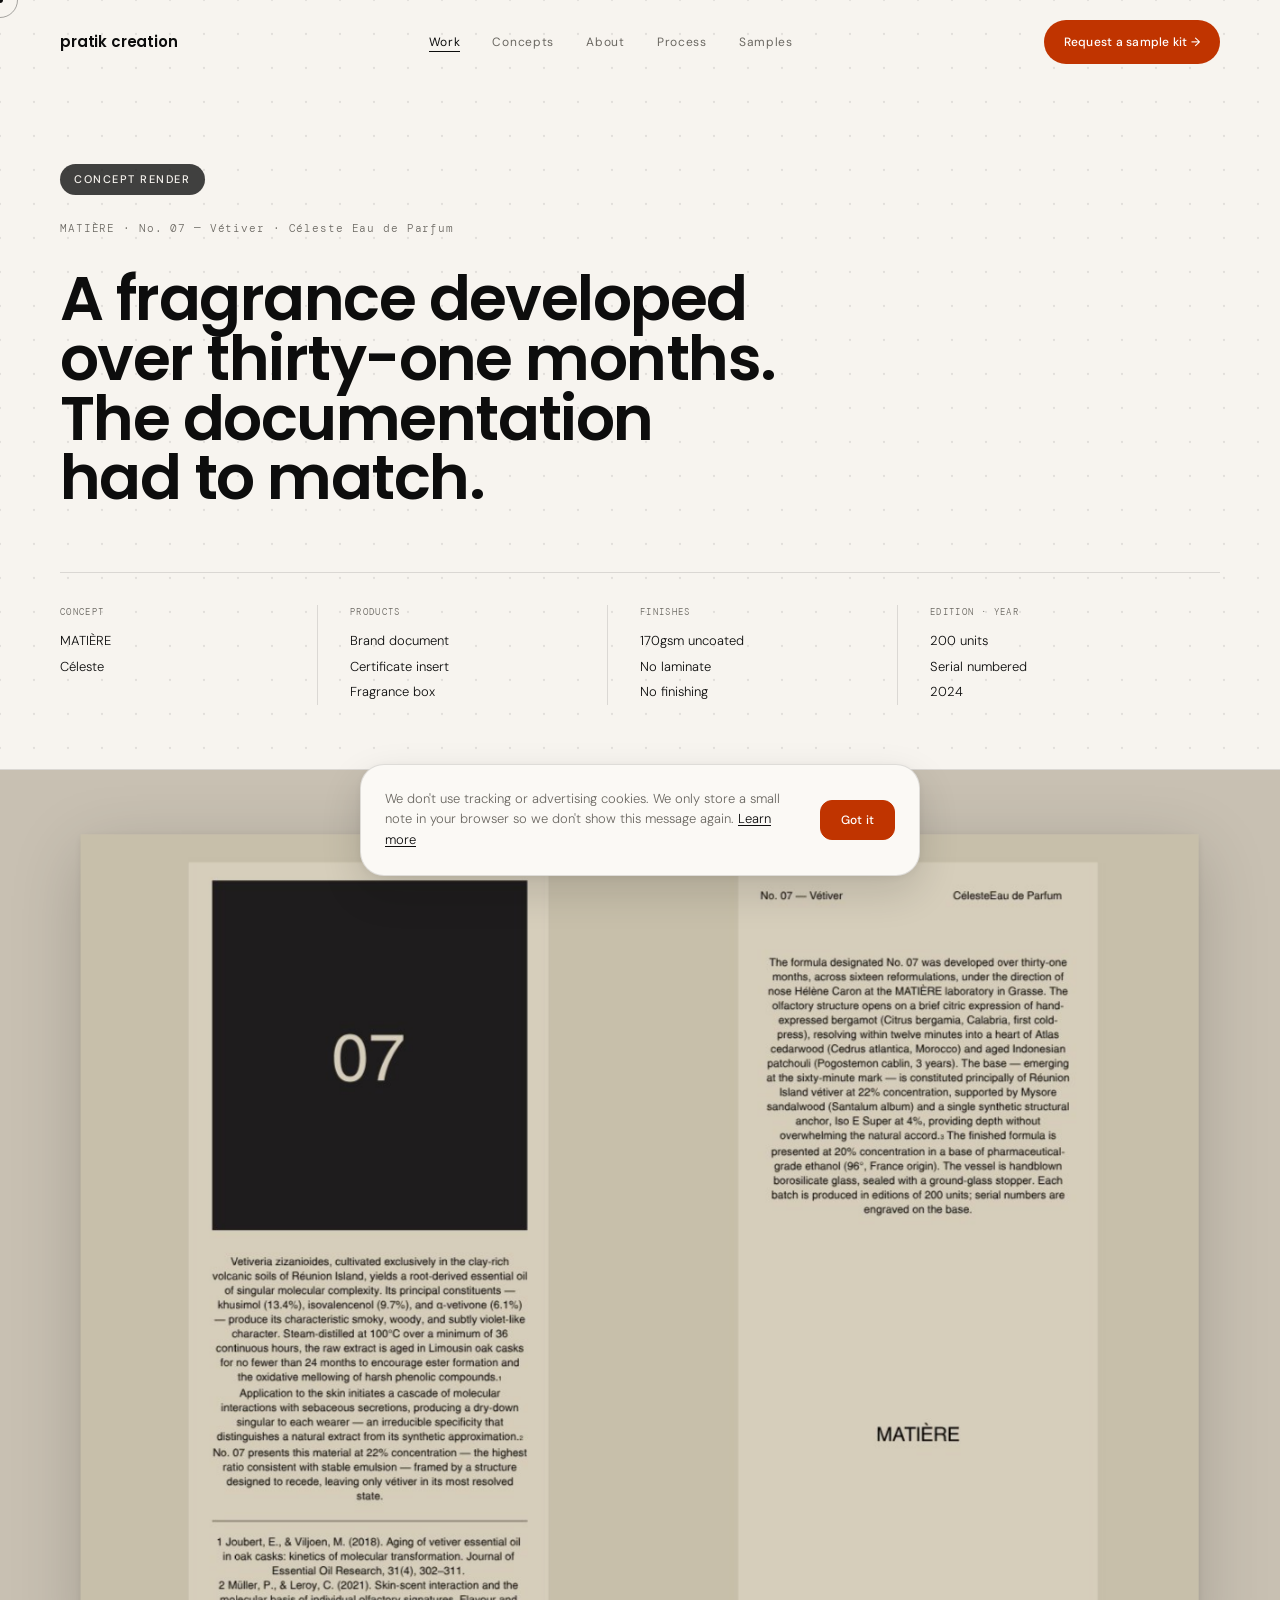
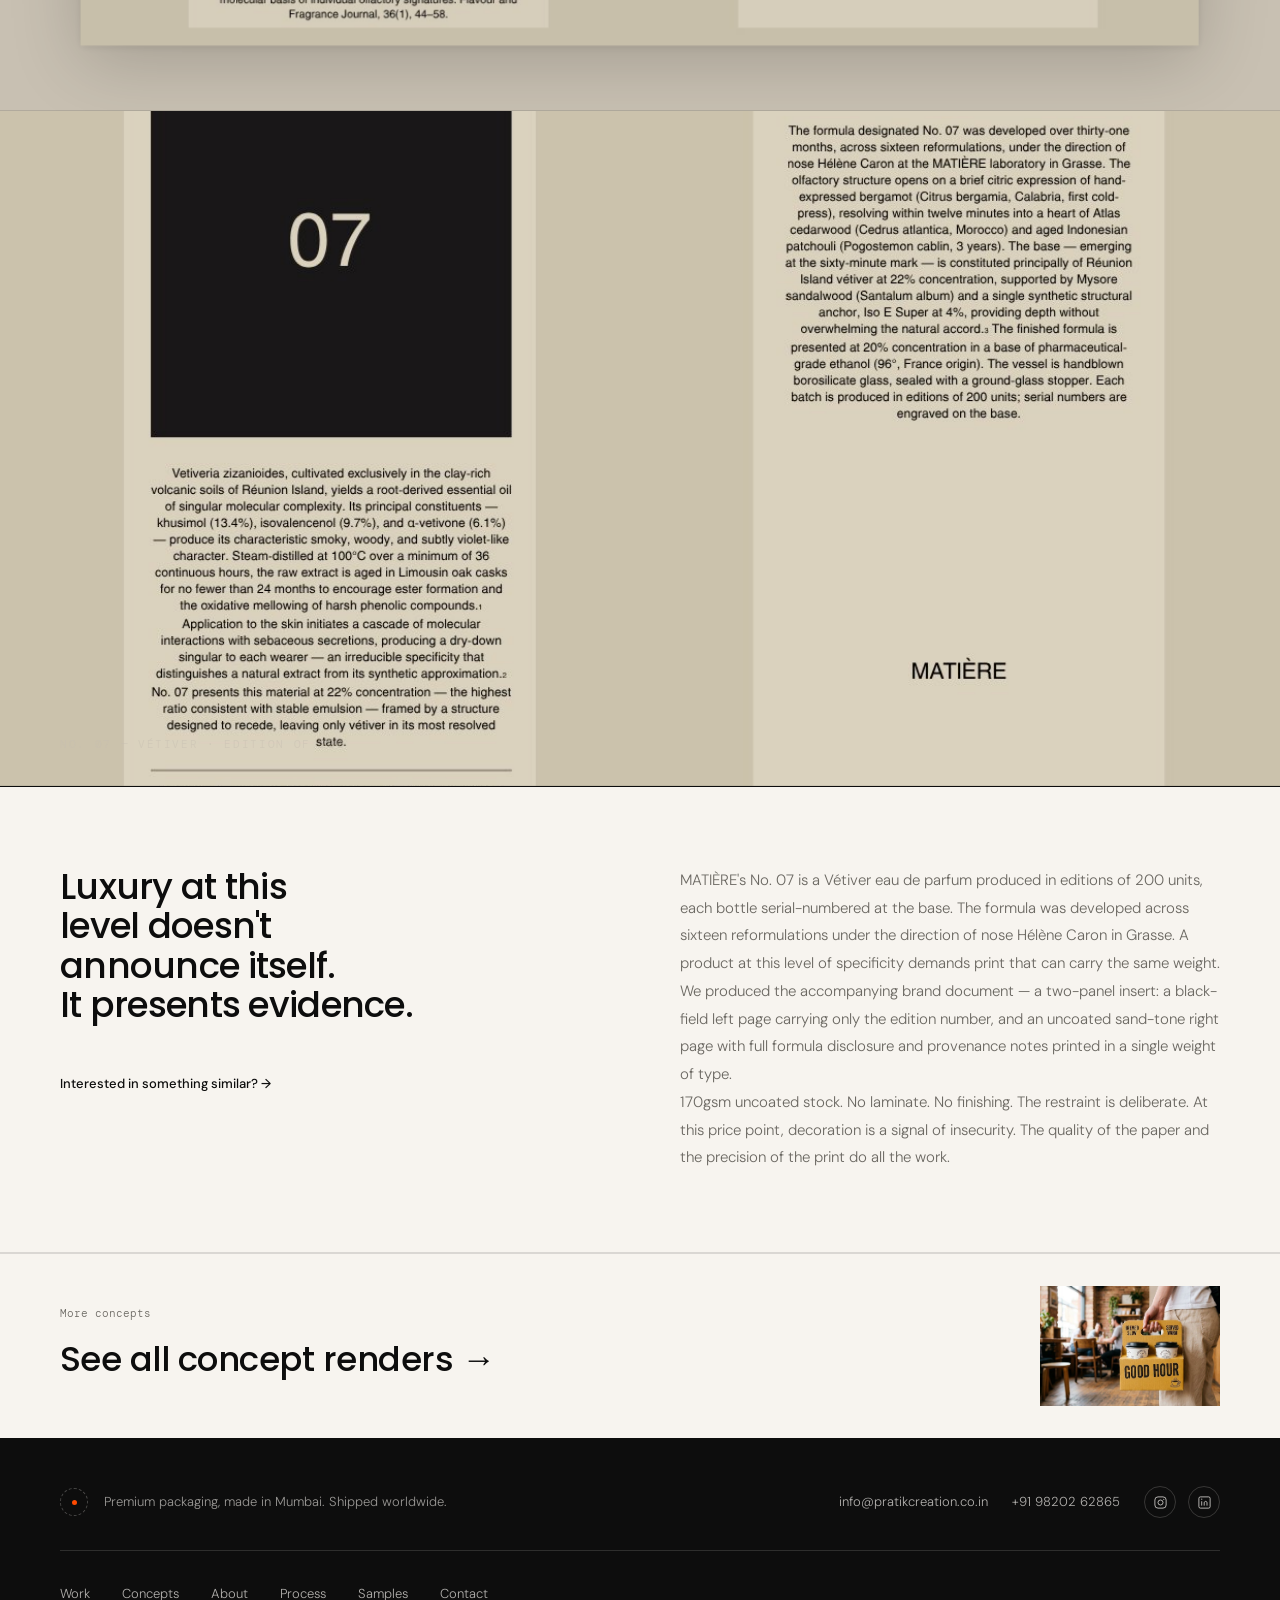
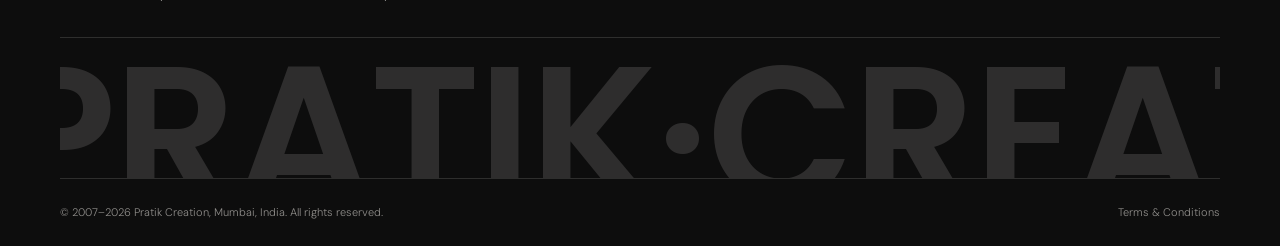
<file: work-matiere.html>
<!DOCTYPE html>
<html lang="en">
<head>
  <meta charset="UTF-8">
  <meta name="viewport" content="width=device-width, initial-scale=1.0">
  <meta name="theme-color" content="#F7F4EF">
  <title>MATIÈRE — Concept — Pratik Creation</title>
  <meta name="description" content="MATIÈRE — a concept render exploring fragrance packaging with blind deboss and gold foil. Not produced or shipped work.">
  <link rel="canonical" href="https://pratikcreation.co.in/work-matiere">
  <link rel="icon" type="image/svg+xml" href="images/brand/favicon.svg">
  <link rel="icon" type="image/x-icon" href="images/brand/favicon.ico">
  <link rel="apple-touch-icon" href="images/brand/apple-touch-icon.png">
  <meta property="og:type" content="website">
  <meta property="og:url" content="https://pratikcreation.co.in/work-matiere">
  <meta property="og:title" content="MATIÈRE — Concept — Pratik Creation">
  <meta property="og:description" content="MATIÈRE — a concept render exploring fragrance packaging with blind deboss and gold foil. Not produced or shipped work.">
  <meta property="og:image" content="https://pratikcreation.co.in/images/projects/matiere/hero.png">
  <meta property="og:site_name" content="Pratik Creation">
  <meta name="twitter:card" content="summary_large_image">
  <meta name="twitter:title" content="MATIÈRE — Concept — Pratik Creation">
  <meta name="twitter:description" content="MATIÈRE — a concept render exploring fragrance packaging with blind deboss and gold foil. Not produced or shipped work.">
  <meta name="twitter:image" content="https://pratikcreation.co.in/images/projects/matiere/hero.png">
  <link rel="preconnect" href="https://fonts.googleapis.com">
  <link rel="preconnect" href="https://fonts.gstatic.com" crossorigin>
  <link href="https://fonts.googleapis.com/css2?family=DM+Mono&family=DM+Sans:wght@300;400;500&family=Poppins:wght@500;600&display=swap" rel="stylesheet">
  <link rel="stylesheet" href="css/shared.css">
  <style>
    .proj { padding-top: var(--nav-h); }

    /* ── 1. TEXT INTRO ── */
    .proj-intro {
      padding: var(--sp-80) var(--page-pad) var(--sp-64);
      border-bottom: 1px solid var(--c-border);
    }
    .proj-intro__eyebrow {
      font-family: var(--font-mono);
      font-size: 11px;
      color: var(--c-muted);
      letter-spacing: 0.08em;
      display: block;
      margin-bottom: var(--sp-32);
    }
    .proj-concept-tag {
      display: inline-block;
      font-family: var(--font-body);
      font-size: 11px;
      font-weight: 500;
      letter-spacing: 0.14em;
      text-transform: uppercase;
      color: var(--c-bg);
      background: rgba(13, 13, 13, 0.78);
      padding: 6px 14px;
      border-radius: 20px;
      margin-bottom: var(--sp-24);
    }
    .proj-intro__title {
      font-family: var(--font-display);
      font-size: clamp(32px, 4.8vw, 74px);
      font-weight: 600;
      letter-spacing: -0.025em;
      line-height: 0.97;
      max-width: 900px;
      margin-bottom: var(--sp-64);
    }
    /* metadata strip */
    .proj-meta {
      display: grid;
      grid-template-columns: repeat(4, 1fr);
      border-top: 1px solid var(--c-border);
      padding-top: var(--sp-32);
    }
    .proj-meta__item {
      padding-right: var(--sp-32);
      border-right: 1px solid var(--c-border);
      margin-right: var(--sp-32);
    }
    .proj-meta__item:last-child { border-right: none; }
    .proj-meta__label {
      font-family: var(--font-mono);
      font-size: 9px;
      letter-spacing: 0.15em;
      text-transform: uppercase;
      color: var(--c-muted);
      display: block;
      margin-bottom: var(--sp-8);
    }
    .proj-meta__val {
      font-size: 13px;
      color: var(--c-ink);
      line-height: 1.5;
    }

    /* ── IMAGE CONTAINERS ── */

    /*
      Standard windowed — the document spread floats on a sandy background.
      Generous side padding creates the "window" effect.
    */
    .proj-window {
      background: #C8C0B2; /* sand tone matching the document */
      padding: var(--sp-80) 8vw;
      border-bottom: 1px solid var(--c-border);
    }
    .proj-window img {
      width: 100%;
      height: auto;
      display: block;
      /* subtle shadow to lift the document off the background */
      box-shadow: 0 16px 64px rgba(0,0,0,0.18), 0 2px 8px rgba(0,0,0,0.1);
    }

    /*
      Dark panel — crops just the left half of the spread (the "07" panel).
      Bleeds full width, very impactful contrast after the sandy windowed view.
    */
    .proj-dark-panel {
      background: #0D0D0D;
      width: 100%;
      overflow: hidden;
      border-bottom: 1px solid #0D0D0D;
      position: relative;
    }
    .proj-dark-panel img {
      width: 100%;
      height: 75vh;
      min-height: 480px;
      object-fit: cover;
      /* crop to the left half — the black panel with "07" */
      object-position: left center;
      display: block;
      filter: contrast(1.05);
    }
    /* "07" typographic overlay — reinforces what the spread is */
    .proj-dark-panel__label {
      position: absolute;
      bottom: var(--sp-32);
      left: var(--page-pad);
      font-family: var(--font-mono);
      font-size: 11px;
      letter-spacing: 0.15em;
      color: rgba(200, 192, 178, 0.5);
      text-transform: uppercase;
    }

    /*
      Full spread again — same sandy window but slightly more open (less padding)
      giving it a different feel to the first appearance.
    */
    .proj-window--open {
      background: #B5AD9E;
      padding: var(--sp-64) 4vw;
      border-bottom: 1px solid var(--c-border);
    }
    .proj-window--open img {
      width: 100%;
      height: auto;
      display: block;
      box-shadow: 0 20px 80px rgba(0,0,0,0.22);
    }

    /* ── NARRATIVE ── */
    .proj-narrative {
      padding: var(--sp-80) var(--page-pad);
      display: grid;
      grid-template-columns: 1fr 1fr;
      gap: var(--sp-80);
      border-bottom: 1px solid var(--c-border);
    }
    .proj-narrative__heading {
      font-family: var(--font-display);
      font-size: clamp(22px, 2.8vw, 36px);
      font-weight: 500;
      letter-spacing: -0.02em;
      line-height: 1.1;
    }
    .proj-narrative__body p {
      font-size: 15px;
      line-height: 1.85;
      color: var(--c-muted);
      margin-bottom: var(--sp-20);
    }
    .proj-narrative__body p:last-child { margin-bottom: 0; }

    /* ── next project ── */
    .next-project {
      display: flex;
      align-items: center;
      justify-content: space-between;
      padding: var(--sp-32) var(--page-pad);
      border-top: 1px solid var(--c-border);
      text-decoration: none;
      color: var(--c-ink);
      transition: background 0.2s;
      gap: var(--sp-32);
    }
    .next-project:hover { background: var(--c-hover-bg); }
    .next-project__label {
      font-family: var(--font-mono);
      font-size: 11px;
      color: var(--c-muted);
      margin-bottom: var(--sp-8);
    }
    .next-project__name {
      font-family: var(--font-display);
      font-size: clamp(20px, 2.8vw, 34px);
      font-weight: 500;
      letter-spacing: -0.015em;
    }
    .next-project__img {
      width: 180px;
      height: 120px;
      flex-shrink: 0;
      overflow: hidden;
    }
    .next-project__img img {
      width: 100%;
      height: 100%;
      object-fit: cover;
      object-position: top left;
    }

    /* ── responsive ── */
    @media (max-width: 900px) {
      .proj-intro { padding: var(--sp-48) var(--page-pad-mob) var(--sp-48); }
      .proj-meta { grid-template-columns: 1fr 1fr; gap: var(--sp-24); }
      .proj-meta__item { border-right: none; margin-right: 0; padding-right: 0; border-bottom: 1px solid var(--c-border); padding-bottom: var(--sp-16); }
      .proj-meta__item:last-child { border-bottom: none; }
      .proj-window { padding: var(--sp-32) var(--page-pad-mob); }
      .proj-window--open { padding: var(--sp-32) var(--page-pad-mob); }
      .proj-dark-panel img { height: 55vw; min-height: 280px; }
      .proj-dark-panel__label { left: var(--page-pad-mob); }
      .proj-narrative { grid-template-columns: 1fr; gap: var(--sp-32); padding: var(--sp-48) var(--page-pad-mob); }
      .next-project { padding: var(--sp-24) var(--page-pad-mob); }
      .next-project__img { display: none; }
    }
  </style>
</head>
<body id="page-top">

  <canvas class="dot-field" aria-hidden="true"></canvas>

  <div class="page-transition" style="opacity:1;pointer-events:all;position:fixed;inset:0;z-index:200;background:var(--c-bg)"></div>

  <div class="cursor" aria-hidden="true">
    <div class="cursor__dot" style="position:fixed;top:0;left:0"></div>
    <div class="cursor__ring" style="position:fixed;top:0;left:0"></div>
  </div>

  <!-- NAV -->
  <nav class="nav" role="navigation">
    <a href="index.html" class="nav__logo">pratik creation</a>
    <ul class="nav__links" role="list">
      <li><a href="work.html"      class="nav__link active">Work</a></li>
      <li><a href="concepts.html"  class="nav__link">Concepts</a></li>
      <li><a href="about.html"     class="nav__link">About</a></li>
      <li><a href="process.html"   class="nav__link">Process</a></li>
      <li><a href="samples.html"   class="nav__link">Samples</a></li>
    </ul>
    <a href="samples.html" class="nav__btn">Request a sample kit →</a>
    <button class="nav__hamburger" aria-label="Open menu"><span></span><span></span><span></span></button>
  </nav>

  <div class="nav-overlay">
    <button class="nav-overlay__close" aria-label="Close menu">✕</button>
    <a href="work.html"      class="nav-overlay__link">Work</a>
    <a href="concepts.html"  class="nav-overlay__link">Concepts</a>
    <a href="about.html"     class="nav-overlay__link">About</a>
    <a href="process.html"   class="nav-overlay__link">Process</a>
    <a href="samples.html"   class="nav-overlay__link">Samples</a>
    <div class="nav-overlay__contact">
      <a href="mailto:info@pratikcreation.co.in" class="nav-overlay__contact-link">info@pratikcreation.co.in</a>
      <a href="tel:+919820262865" class="nav-overlay__contact-link">+91 98202 62865</a>
    </div>
  </div>

  <main class="proj">

    <!-- ── 1. TEXT INTRO — text comes first, no image ── -->
    <div class="proj-intro">
      <span class="proj-concept-tag reveal">Concept render</span>
      <span class="proj-intro__eyebrow reveal">MATIÈRE · No. 07 — Vétiver · Céleste Eau de Parfum</span>
      <h1 class="proj-intro__title reveal reveal-d1">
        A fragrance developed<br>over thirty-one months.<br>The documentation<br>had to match.
      </h1>
      <div class="proj-meta reveal reveal-d2">
        <div class="proj-meta__item">
          <span class="proj-meta__label">Concept</span>
          <span class="proj-meta__val">MATIÈRE<br>Céleste</span>
        </div>
        <div class="proj-meta__item">
          <span class="proj-meta__label">Products</span>
          <span class="proj-meta__val">Brand document<br>Certificate insert<br>Fragrance box</span>
        </div>
        <div class="proj-meta__item">
          <span class="proj-meta__label">Finishes</span>
          <span class="proj-meta__val">170gsm uncoated<br>No laminate<br>No finishing</span>
        </div>
        <div class="proj-meta__item">
          <span class="proj-meta__label">Edition · Year</span>
          <span class="proj-meta__val">200 units<br>Serial numbered<br>2024</span>
        </div>
      </div>
    </div>

    <!-- ── 2. FULL SPREAD — windowed on sandy background ── -->
    <div class="proj-window reveal">
      <img
        src="images/projects/matiere/hero.png"
        alt="MATIÈRE No. 07 — full document spread"
        loading="eager"
      >
    </div>

    <!-- ── 3. DARK PANEL — left half of spread, the "07" panel, full bleed ── -->
    <div class="proj-dark-panel reveal">
      <img
        src="images/projects/matiere/hero.png"
        alt="MATIÈRE No. 07 — edition panel"
        loading="lazy"
      >
      <span class="proj-dark-panel__label">No. 07 — Vétiver · Edition of 200</span>
    </div>

    <!-- ── 4. NARRATIVE ── -->
    <div class="proj-narrative">
      <div>
        <h2 class="proj-narrative__heading reveal">
          Luxury at this<br>level doesn't<br>announce itself.<br>It presents evidence.
        </h2>
        <a href="samples.html" class="link" style="display:inline-block;margin-top:var(--sp-48);font-size:13px;font-weight:500;">
          Interested in something similar? →
        </a>
      </div>
      <div class="proj-narrative__body reveal reveal-d1">
        <p>
          MATIÈRE's No. 07 is a Vétiver eau de parfum produced in editions of
          200 units, each bottle serial-numbered at the base. The formula was
          developed across sixteen reformulations under the direction of nose
          Hélène Caron in Grasse. A product at this level of specificity demands
          print that can carry the same weight.
        </p>
        <p>
          We produced the accompanying brand document — a two-panel insert:
          a black-field left page carrying only the edition number, and an
          uncoated sand-tone right page with full formula disclosure and
          provenance notes printed in a single weight of type.
        </p>
        <p>
          170gsm uncoated stock. No laminate. No finishing. The restraint
          is deliberate. At this price point, decoration is a signal of
          insecurity. The quality of the paper and the precision of the
          print do all the work.
        </p>
      </div>
    </div>

  </main>

  <!-- NEXT -->
  <a class="next-project" href="concepts.html">
    <div>
      <p class="next-project__label">More concepts</p>
      <p class="next-project__name">See all concept renders →</p>
    </div>
    <div class="next-project__img">
      <img src="images/concepts/good-hour.jpg" alt="More concept renders" loading="lazy">
    </div>
  </a>

  <!-- FOOTER -->
  <footer class="footer">
    <div class="footer__top">
      <div class="footer__brand">
        <span class="footer__dot" aria-hidden="true"></span>
        <p class="footer__tagline">Premium packaging, made in Mumbai. Shipped worldwide.</p>
      </div>
      <div class="footer__contact">
        <a href="mailto:info@pratikcreation.co.in" class="footer__contact-detail">info@pratikcreation.co.in</a>
        <a href="tel:+919820262865" class="footer__contact-detail">+91 98202 62865</a>
        <div class="footer__social">
          <a href="https://www.instagram.com/pratikcreation.co.in/" class="footer__social-link" aria-label="Pratik Creation on Instagram" target="_blank" rel="noopener">
            <svg viewBox="0 0 24 24" fill="none" stroke="currentColor" stroke-width="1.6" aria-hidden="true"><rect x="3" y="3" width="18" height="18" rx="5"/><circle cx="12" cy="12" r="4"/><circle cx="17.2" cy="6.8" r="1" fill="currentColor" stroke="none"/></svg>
          </a>
          <a href="https://www.linkedin.com/company/pratikcreation" class="footer__social-link" aria-label="Pratik Creation on LinkedIn" target="_blank" rel="noopener">
            <svg viewBox="0 0 24 24" fill="none" stroke="currentColor" stroke-width="1.6" aria-hidden="true"><rect x="3" y="3" width="18" height="18" rx="2.5"/><line x1="7.5" y1="10" x2="7.5" y2="17"/><circle cx="7.5" cy="6.7" r="1" fill="currentColor" stroke="none"/><path d="M11.5 17v-4.2c0-1.6 1-2.6 2.4-2.6s2.1 1 2.1 2.6V17"/></svg>
          </a>
        </div>
      </div>
    </div>

    <hr class="footer__divider">

    <nav class="footer__links" aria-label="Footer">
      <a href="work.html" class="footer__link">Work</a>
      <a href="concepts.html" class="footer__link">Concepts</a>
      <a href="about.html" class="footer__link">About</a>
      <a href="process.html" class="footer__link">Process</a>
      <a href="samples.html" class="footer__link">Samples</a>
      <a href="mailto:info@pratikcreation.co.in" class="footer__link">Contact</a>
    </nav>

    <div class="footer__giant-wrap">
      <span class="footer__giant" aria-hidden="true">PRATIK·CREATION</span>
    </div>

    <div class="footer__bottom">
      <p class="footer__copy">© 2007&ndash;2026 Pratik Creation, Mumbai, India. All rights reserved.</p>
      <nav class="footer__legal" aria-label="Legal">
        <a href="terms.html" class="footer__legal-link">Terms &amp; Conditions</a>
      </nav>
    </div>
  </footer>

  <div class="cookie-banner" role="dialog" aria-label="Cookie notice">
    <p class="cookie-banner__text">
      We don't use tracking or advertising cookies. We only store a small note in your browser so we don't show this message again. <a href="terms.html#cookies">Learn more</a>
    </p>
    <div class="cookie-banner__actions">
      <button type="button" class="btn btn--primary cookie-banner__accept">Got it</button>
    </div>
  </div>

  <script src="js/main.js"></script>
  <script>
    /* ── Cursor-tracking parallax + gloss on project images ── */
    if (window.innerWidth > 900) {

      const containers = document.querySelectorAll(
        '.proj-window, .proj-dark-panel'
      );

      containers.forEach(container => {
        const img = container.querySelector('img');
        if (!img) return;

        container.style.position = 'relative';

        const shine = document.createElement('div');
        shine.style.cssText =
          'position:absolute;inset:0;pointer-events:none;z-index:3;' +
          'opacity:0;transition:opacity 0.35s ease;';
        container.appendChild(shine);

        img.style.willChange = 'transform';

        /* dark panel image already does object-position so treat carefully */
        const isDark = container.classList.contains('proj-dark-panel');
        const baseScale = isDark ? 1.0 : 1.04;

        img.style.transition = 'transform 0.15s ease';
        img.style.transform  = `scale(${baseScale}) translate(0px,0px)`;

        let raf;

        container.addEventListener('mouseenter', () => {
          shine.style.opacity = '1';
        });

        container.addEventListener('mousemove', e => {
          cancelAnimationFrame(raf);
          raf = requestAnimationFrame(() => {
            const rect = container.getBoundingClientRect();
            const nx = (e.clientX - rect.left)  / rect.width  - 0.5;
            const ny = (e.clientY - rect.top)   / rect.height - 0.5;
            const tx = nx * -12;
            const ty = ny * -8;
            const hoverScale = baseScale + 0.025;

            img.style.transition = 'transform 0.1s ease';
            img.style.transform  = `scale(${hoverScale}) translate(${tx}px, ${ty}px)`;

            const gx = ((e.clientX - rect.left)  / rect.width)  * 100;
            const gy = ((e.clientY - rect.top)   / rect.height) * 100;
            shine.style.background =
              `radial-gradient(circle at ${gx}% ${gy}%,
                 rgba(255,255,255,0.14) 0%,
                 rgba(255,255,255,0.04) 28%,
                 transparent 55%)`;
          });
        });

        container.addEventListener('mouseleave', () => {
          cancelAnimationFrame(raf);
          img.style.transition = 'transform 0.7s cubic-bezier(0.23,1,0.32,1)';
          img.style.transform  = `scale(${baseScale}) translate(0px,0px)`;
          shine.style.opacity  = '0';
        });
      });
    }
  </script>
</body>
</html>
</file>
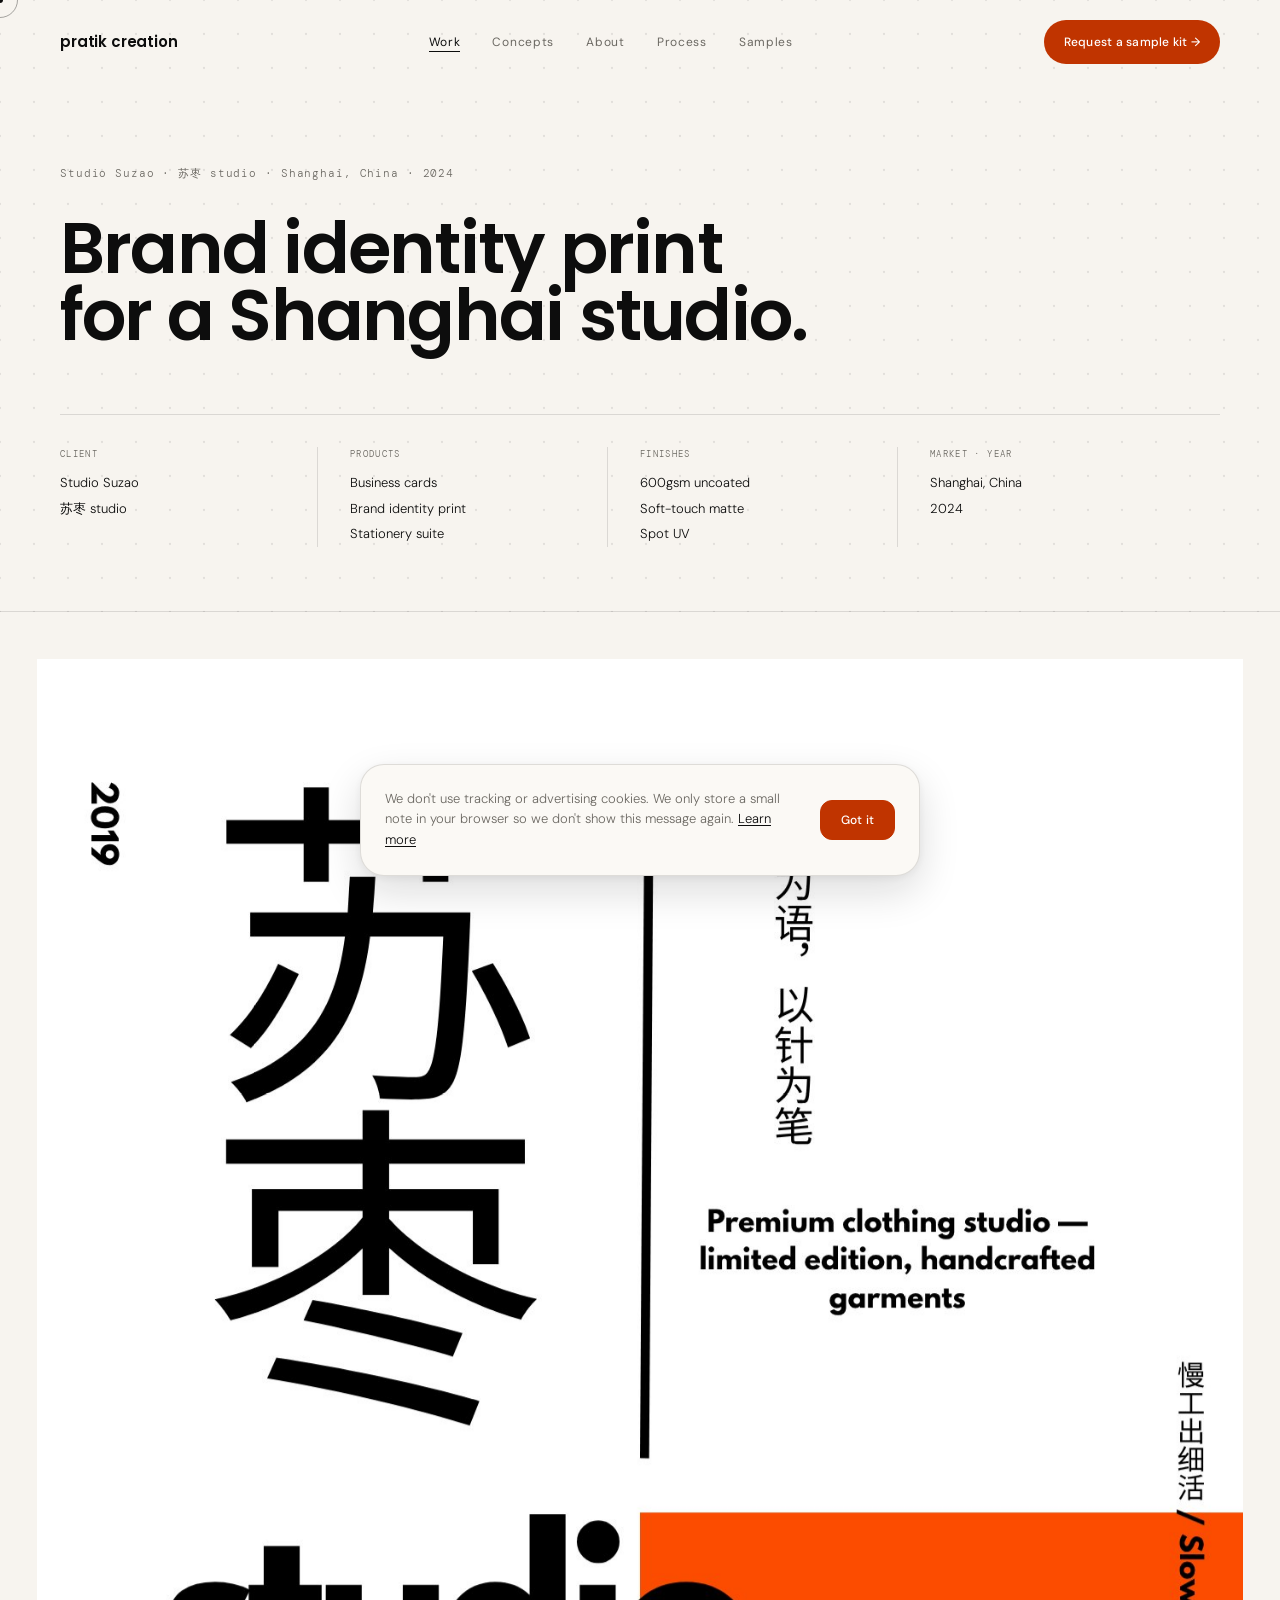
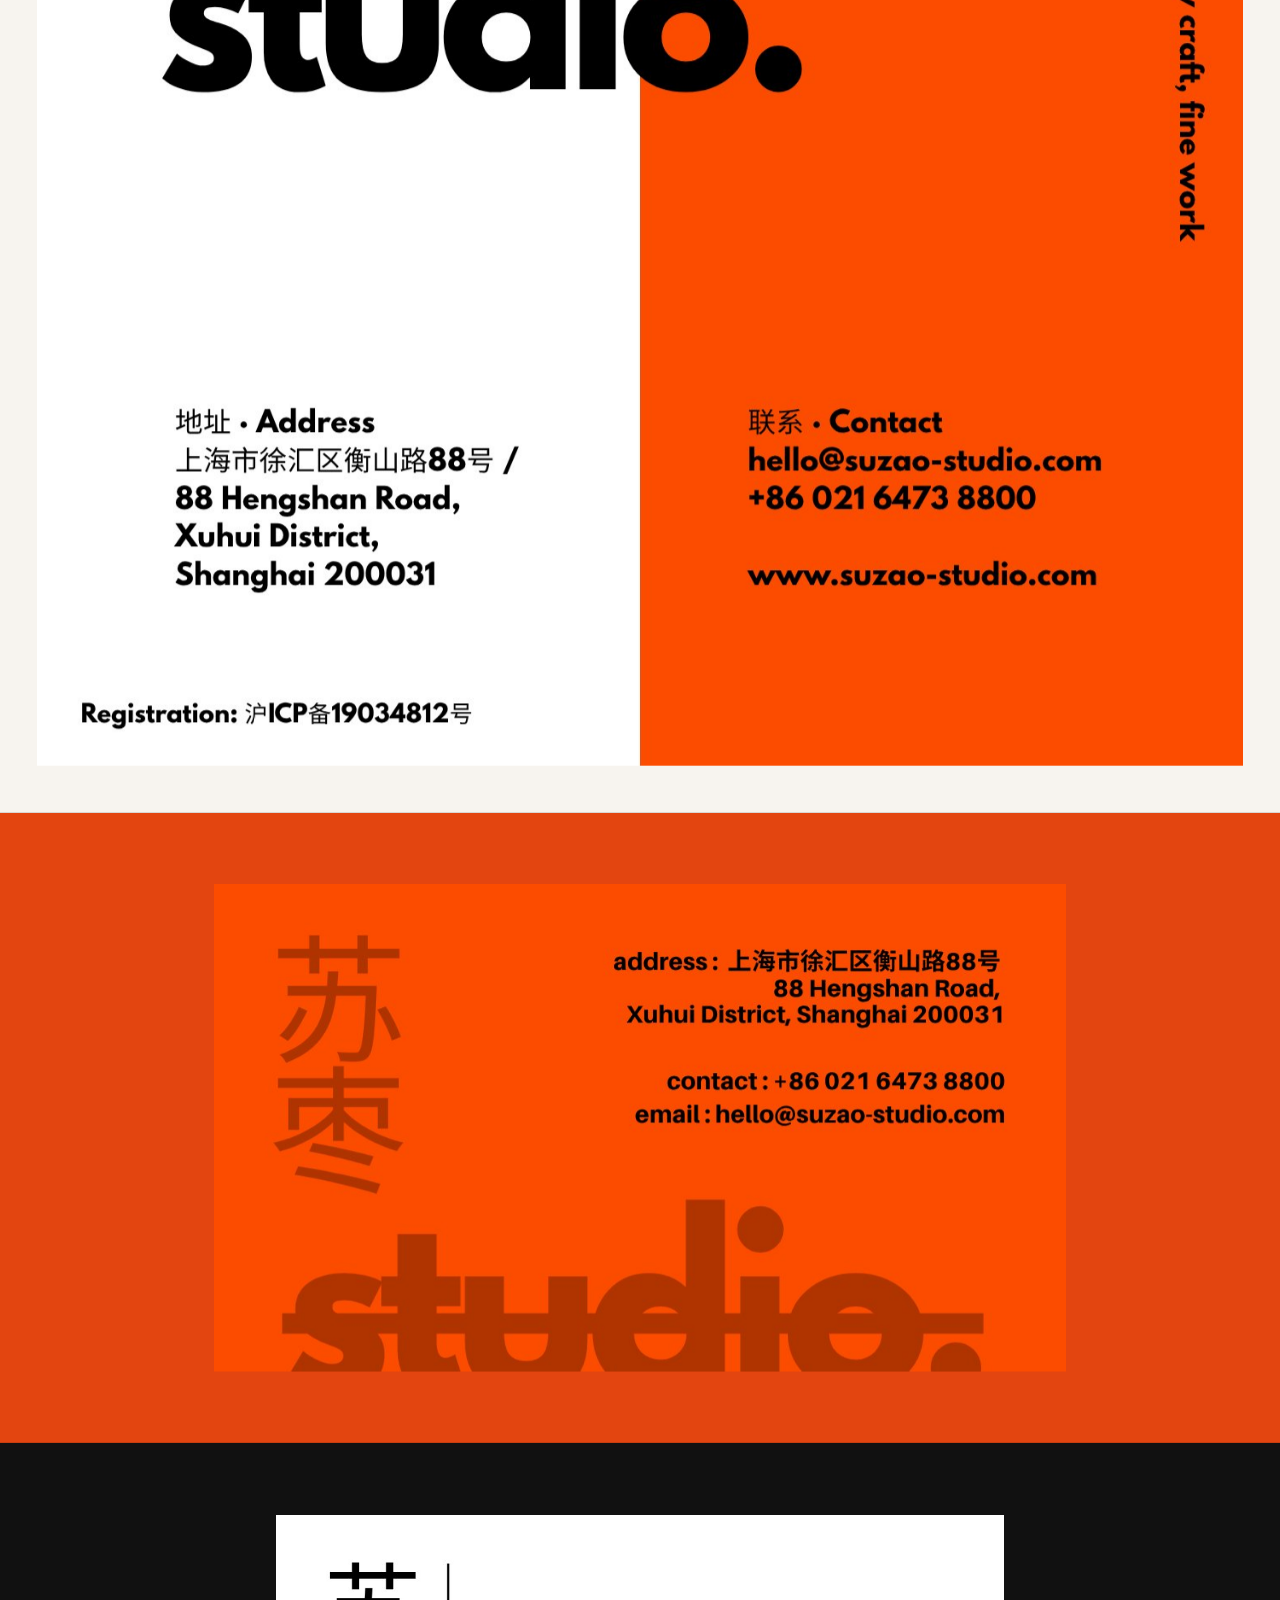
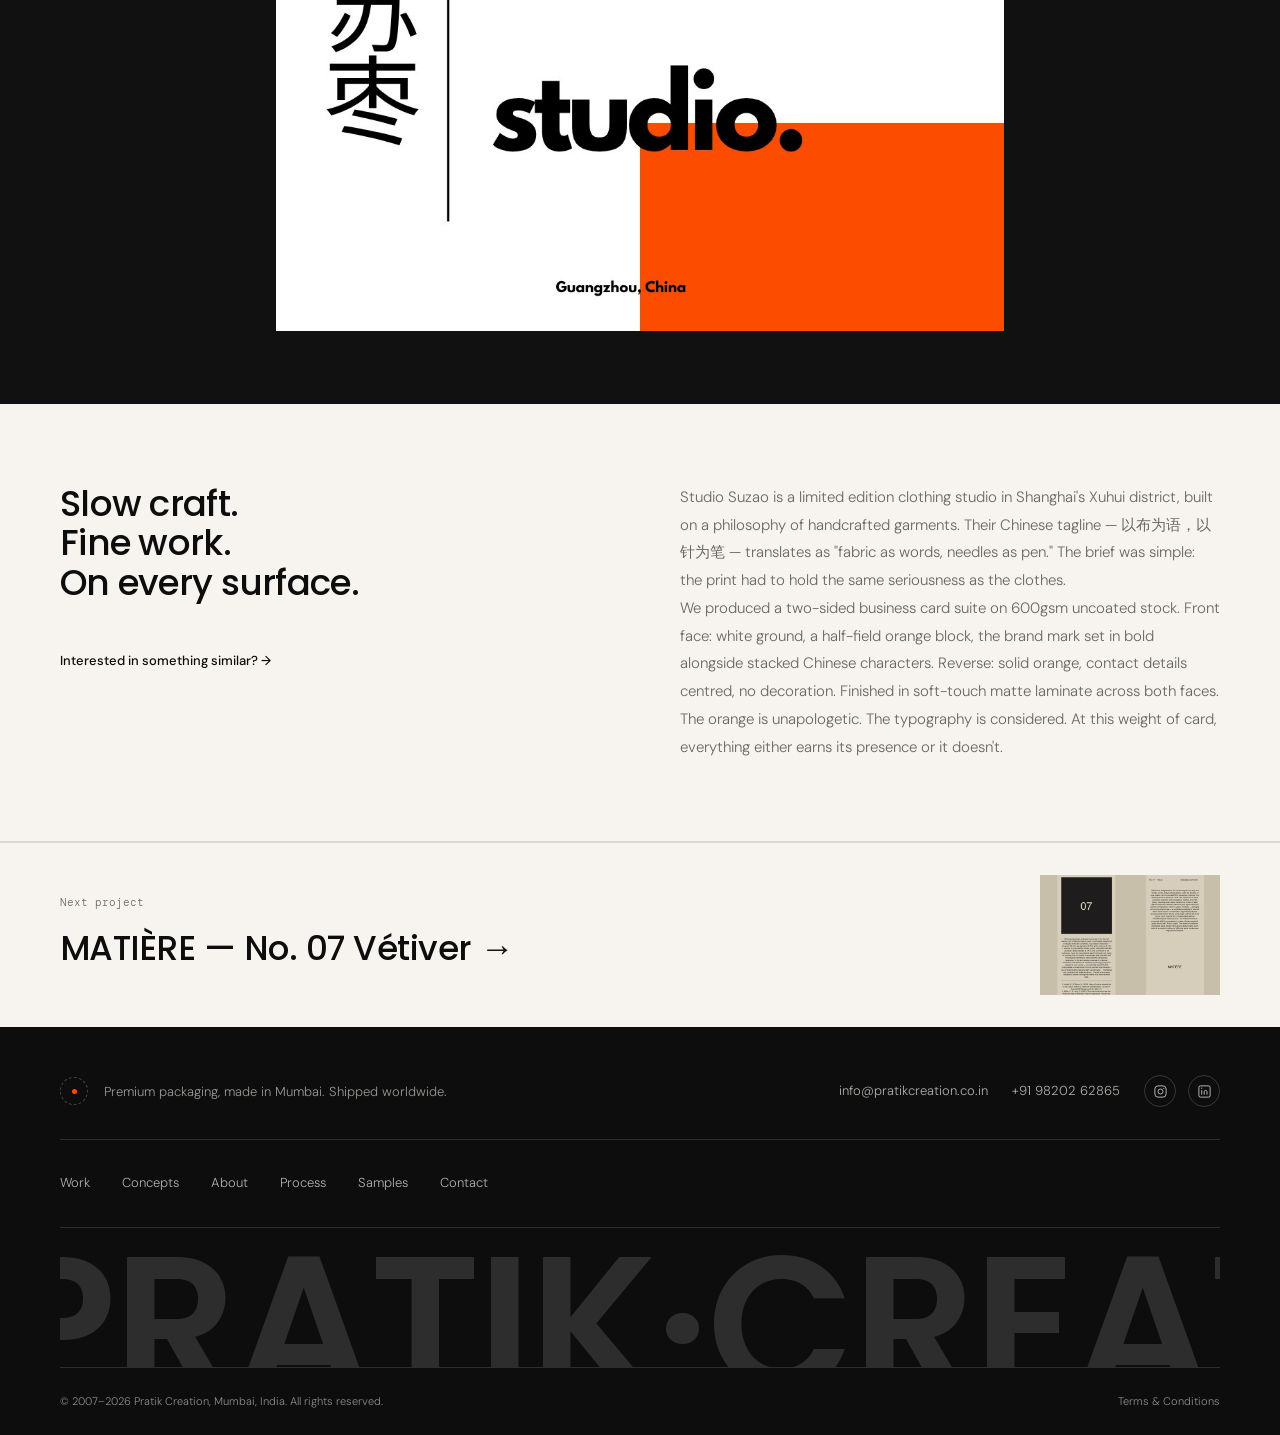
<file: work-suzao.html>
<!DOCTYPE html>
<html lang="en">
<head>
  <meta charset="UTF-8">
  <meta name="viewport" content="width=device-width, initial-scale=1.0">
  <meta name="theme-color" content="#F7F4EF">
  <title>Studio Suzao — Pratik Creation</title>
  <meta name="description" content="Studio Suzao — Business cards and brand identity print with soft-touch lamination and spot UV, produced for a China-based client.">
  <link rel="canonical" href="https://pratikcreation.co.in/work-suzao">
  <link rel="icon" type="image/svg+xml" href="images/brand/favicon.svg">
  <link rel="icon" type="image/x-icon" href="images/brand/favicon.ico">
  <link rel="apple-touch-icon" href="images/brand/apple-touch-icon.png">
  <meta property="og:type" content="website">
  <meta property="og:url" content="https://pratikcreation.co.in/work-suzao">
  <meta property="og:title" content="Studio Suzao — Pratik Creation">
  <meta property="og:description" content="Studio Suzao — Business cards and brand identity print with soft-touch lamination and spot UV, produced for a China-based client.">
  <meta property="og:image" content="https://pratikcreation.co.in/images/projects/suzao/hero.png">
  <meta property="og:site_name" content="Pratik Creation">
  <meta name="twitter:card" content="summary_large_image">
  <meta name="twitter:title" content="Studio Suzao — Pratik Creation">
  <meta name="twitter:description" content="Studio Suzao — Business cards and brand identity print with soft-touch lamination and spot UV, produced for a China-based client.">
  <meta name="twitter:image" content="https://pratikcreation.co.in/images/projects/suzao/hero.png">
  <link rel="preconnect" href="https://fonts.googleapis.com">
  <link rel="preconnect" href="https://fonts.gstatic.com" crossorigin>
  <link href="https://fonts.googleapis.com/css2?family=DM+Mono&family=DM+Sans:wght@300;400;500&family=Poppins:wght@500;600&display=swap" rel="stylesheet">
  <link rel="stylesheet" href="css/shared.css">
  <style>
    .proj { padding-top: var(--nav-h); }

    /* ── 1. TEXT INTRO ── */
    .proj-intro {
      padding: var(--sp-80) var(--page-pad) var(--sp-64);
      border-bottom: 1px solid var(--c-border);
    }
    .proj-intro__eyebrow {
      font-family: var(--font-mono);
      font-size: 11px;
      color: var(--c-muted);
      letter-spacing: 0.08em;
      display: block;
      margin-bottom: var(--sp-32);
    }
    .proj-intro__title {
      font-family: var(--font-display);
      font-size: clamp(36px, 5.5vw, 82px);
      font-weight: 600;
      letter-spacing: -0.025em;
      line-height: 0.96;
      max-width: 820px;
      margin-bottom: var(--sp-64);
    }
    /* metadata strip */
    .proj-meta {
      display: grid;
      grid-template-columns: repeat(4, 1fr);
      border-top: 1px solid var(--c-border);
      padding-top: var(--sp-32);
    }
    .proj-meta__item {
      padding-right: var(--sp-32);
      border-right: 1px solid var(--c-border);
      margin-right: var(--sp-32);
    }
    .proj-meta__item:last-child { border-right: none; }
    .proj-meta__label {
      font-family: var(--font-mono);
      font-size: 9px;
      letter-spacing: 0.15em;
      text-transform: uppercase;
      color: var(--c-muted);
      display: block;
      margin-bottom: var(--sp-8);
    }
    .proj-meta__val {
      font-size: 13px;
      color: var(--c-ink);
      line-height: 1.5;
    }

    /* ── 2. WINDOWED IMAGE CONTAINERS ── */

    /* standard windowed — warm bg, image padded in */
    .proj-window {
      background: var(--c-bg);
      padding: var(--sp-80) var(--page-pad);
      border-bottom: 1px solid var(--c-border);
    }
    .proj-window img {
      width: 100%;
      height: auto;
      display: block;
    }

    /* windowed — dark background (for white card on black) */
    .proj-window--dark {
      background: #111;
      padding: var(--sp-80) var(--page-pad);
      border-bottom: 1px solid #111;
      display: flex;
      align-items: center;
      justify-content: center;
    }
    .proj-window--dark img {
      max-width: 700px;
      width: 100%;
      height: auto;
      display: block;
    }

    /* windowed — brand orange (card back) */
    .proj-window--orange {
      background: #E34510;
      padding: var(--sp-80) var(--page-pad);
      border-bottom: 1px solid var(--c-border);
      display: flex;
      align-items: center;
      justify-content: center;
    }
    .proj-window--orange img {
      max-width: 820px;
      width: 100%;
      height: auto;
      display: block;
    }

    /* large windowed — bigger, closer to full bleed, for the poster/repeat */
    .proj-window--large {
      background: #F0EBE1;
      padding: var(--sp-48) 5vw;
      border-bottom: 1px solid var(--c-border);
    }
    .proj-window--large img {
      width: 100%;
      height: auto;
      display: block;
    }

    /* ── 3. NARRATIVE / BODY TEXT ── */
    .proj-narrative {
      padding: var(--sp-80) var(--page-pad);
      display: grid;
      grid-template-columns: 1fr 1fr;
      gap: var(--sp-80);
      border-bottom: 1px solid var(--c-border);
    }
    .proj-narrative__heading {
      font-family: var(--font-display);
      font-size: clamp(22px, 2.8vw, 36px);
      font-weight: 500;
      letter-spacing: -0.02em;
      line-height: 1.1;
    }
    .proj-narrative__body p {
      font-size: 15px;
      line-height: 1.85;
      color: var(--c-muted);
      margin-bottom: var(--sp-20);
    }
    .proj-narrative__body p:last-child { margin-bottom: 0; }

    /* ── next project ── */
    .next-project {
      display: flex;
      align-items: center;
      justify-content: space-between;
      padding: var(--sp-32) var(--page-pad);
      border-top: 1px solid var(--c-border);
      text-decoration: none;
      color: var(--c-ink);
      transition: background 0.2s;
      gap: var(--sp-32);
    }
    .next-project:hover { background: var(--c-hover-bg); }
    .next-project__label {
      font-family: var(--font-mono);
      font-size: 11px;
      color: var(--c-muted);
      margin-bottom: var(--sp-8);
    }
    .next-project__name {
      font-family: var(--font-display);
      font-size: clamp(20px, 2.8vw, 34px);
      font-weight: 500;
      letter-spacing: -0.015em;
    }
    .next-project__img {
      width: 180px;
      height: 120px;
      flex-shrink: 0;
      overflow: hidden;
      background: #B5AD9E;
    }
    .next-project__img img {
      width: 100%;
      height: 100%;
      object-fit: cover;
    }

    /* ── responsive ── */
    @media (max-width: 900px) {
      .proj-intro { padding: var(--sp-48) var(--page-pad-mob) var(--sp-48); }
      .proj-meta { grid-template-columns: 1fr 1fr; gap: var(--sp-24); }
      .proj-meta__item { border-right: none; margin-right: 0; padding-right: 0; border-bottom: 1px solid var(--c-border); padding-bottom: var(--sp-16); }
      .proj-meta__item:last-child { border-bottom: none; }
      .proj-window,
      .proj-window--large { padding: var(--sp-32) var(--page-pad-mob); }
      .proj-window--orange,
      .proj-window--dark { padding: var(--sp-48) var(--page-pad-mob); }
      .proj-narrative { grid-template-columns: 1fr; gap: var(--sp-32); padding: var(--sp-48) var(--page-pad-mob); }
      .next-project { padding: var(--sp-24) var(--page-pad-mob); }
      .next-project__img { display: none; }
    }
  </style>
</head>
<body id="page-top">

  <canvas class="dot-field" aria-hidden="true"></canvas>

  <div class="page-transition" style="opacity:1;pointer-events:all;position:fixed;inset:0;z-index:200;background:var(--c-bg)"></div>

  <div class="cursor" aria-hidden="true">
    <div class="cursor__dot" style="position:fixed;top:0;left:0"></div>
    <div class="cursor__ring" style="position:fixed;top:0;left:0"></div>
  </div>

  <!-- NAV -->
  <nav class="nav" role="navigation">
    <a href="index.html" class="nav__logo">pratik creation</a>
    <ul class="nav__links" role="list">
      <li><a href="work.html"      class="nav__link active">Work</a></li>
      <li><a href="concepts.html"  class="nav__link">Concepts</a></li>
      <li><a href="about.html"     class="nav__link">About</a></li>
      <li><a href="process.html"   class="nav__link">Process</a></li>
      <li><a href="samples.html"   class="nav__link">Samples</a></li>
    </ul>
    <a href="samples.html" class="nav__btn">Request a sample kit →</a>
    <button class="nav__hamburger" aria-label="Open menu"><span></span><span></span><span></span></button>
  </nav>

  <div class="nav-overlay">
    <button class="nav-overlay__close" aria-label="Close menu">✕</button>
    <a href="work.html"      class="nav-overlay__link">Work</a>
    <a href="concepts.html"  class="nav-overlay__link">Concepts</a>
    <a href="about.html"     class="nav-overlay__link">About</a>
    <a href="process.html"   class="nav-overlay__link">Process</a>
    <a href="samples.html"   class="nav-overlay__link">Samples</a>
    <div class="nav-overlay__contact">
      <a href="mailto:info@pratikcreation.co.in" class="nav-overlay__contact-link">info@pratikcreation.co.in</a>
      <a href="tel:+919820262865" class="nav-overlay__contact-link">+91 98202 62865</a>
    </div>
  </div>

  <main class="proj">

    <!-- ── 1. TEXT INTRO — comes first, no image ── -->
    <div class="proj-intro">
      <span class="proj-intro__eyebrow reveal">Studio Suzao · 苏枣 studio · Shanghai, China · 2024</span>
      <h1 class="proj-intro__title reveal reveal-d1">
        Brand identity print<br>for a Shanghai studio.
      </h1>
      <div class="proj-meta reveal reveal-d2">
        <div class="proj-meta__item">
          <span class="proj-meta__label">Client</span>
          <span class="proj-meta__val">Studio Suzao<br>苏枣 studio</span>
        </div>
        <div class="proj-meta__item">
          <span class="proj-meta__label">Products</span>
          <span class="proj-meta__val">Business cards<br>Brand identity print<br>Stationery suite</span>
        </div>
        <div class="proj-meta__item">
          <span class="proj-meta__label">Finishes</span>
          <span class="proj-meta__val">600gsm uncoated<br>Soft-touch matte<br>Spot UV</span>
        </div>
        <div class="proj-meta__item">
          <span class="proj-meta__label">Market · Year</span>
          <span class="proj-meta__val">Shanghai, China<br>2024</span>
        </div>
      </div>
    </div>

    <!-- ── 2. HERO — branding poster, windowed ── -->
    <div class="proj-window reveal">
      <img
        src="images/projects/suzao/hero.png"
        alt="Studio Suzao brand identity — branding poster"
        loading="eager"
      >
    </div>

    <!-- ── 3. CARD BACK — full orange background, centered ── -->
    <div class="proj-window--orange reveal">
      <img
        src="images/projects/suzao/card-back.png"
        alt="Studio Suzao business card — back, orange"
        loading="lazy"
      >
    </div>

    <!-- ── 4. CARD FRONT — dark background, centered ── -->
    <div class="proj-window--dark reveal">
      <img
        src="images/projects/suzao/card-front.png"
        alt="Studio Suzao business card — front"
        loading="lazy"
      >
    </div>

    <!-- ── 4. NARRATIVE — the project story ── -->
    <div class="proj-narrative">
      <div>
        <h2 class="proj-narrative__heading reveal">
          Slow craft.<br>Fine work.<br>On every surface.
        </h2>
        <a href="samples.html" class="link" style="display:inline-block;margin-top:var(--sp-48);font-size:13px;font-weight:500;" >
          Interested in something similar? →
        </a>
      </div>
      <div class="proj-narrative__body reveal reveal-d1">
        <p>
          Studio Suzao is a limited edition clothing studio in Shanghai's Xuhui
          district, built on a philosophy of handcrafted garments. Their Chinese
          tagline — 以布为语，以针为笔 — translates as "fabric as words, needles
          as pen." The brief was simple: the print had to hold the same
          seriousness as the clothes.
        </p>
        <p>
          We produced a two-sided business card suite on 600gsm uncoated stock.
          Front face: white ground, a half-field orange block, the brand mark set
          in bold alongside stacked Chinese characters. Reverse: solid orange,
          contact details centred, no decoration. Finished in soft-touch matte
          laminate across both faces.
        </p>
        <p>
          The orange is unapologetic. The typography is considered. At this weight
          of card, everything either earns its presence or it doesn't.
        </p>
      </div>
    </div>

  </main>

  <!-- NEXT PROJECT -->
  <a class="next-project" href="work-matiere.html">
    <div>
      <p class="next-project__label">Next project</p>
      <p class="next-project__name">MATIÈRE — No. 07 Vétiver →</p>
    </div>
    <div class="next-project__img">
      <img src="images/projects/matiere/hero.png" alt="MATIÈRE" loading="lazy">
    </div>
  </a>

  <!-- FOOTER -->
  <footer class="footer">
    <div class="footer__top">
      <div class="footer__brand">
        <span class="footer__dot" aria-hidden="true"></span>
        <p class="footer__tagline">Premium packaging, made in Mumbai. Shipped worldwide.</p>
      </div>
      <div class="footer__contact">
        <a href="mailto:info@pratikcreation.co.in" class="footer__contact-detail">info@pratikcreation.co.in</a>
        <a href="tel:+919820262865" class="footer__contact-detail">+91 98202 62865</a>
        <div class="footer__social">
          <a href="https://www.instagram.com/pratikcreation.co.in/" class="footer__social-link" aria-label="Pratik Creation on Instagram" target="_blank" rel="noopener">
            <svg viewBox="0 0 24 24" fill="none" stroke="currentColor" stroke-width="1.6" aria-hidden="true"><rect x="3" y="3" width="18" height="18" rx="5"/><circle cx="12" cy="12" r="4"/><circle cx="17.2" cy="6.8" r="1" fill="currentColor" stroke="none"/></svg>
          </a>
          <a href="https://www.linkedin.com/company/pratikcreation" class="footer__social-link" aria-label="Pratik Creation on LinkedIn" target="_blank" rel="noopener">
            <svg viewBox="0 0 24 24" fill="none" stroke="currentColor" stroke-width="1.6" aria-hidden="true"><rect x="3" y="3" width="18" height="18" rx="2.5"/><line x1="7.5" y1="10" x2="7.5" y2="17"/><circle cx="7.5" cy="6.7" r="1" fill="currentColor" stroke="none"/><path d="M11.5 17v-4.2c0-1.6 1-2.6 2.4-2.6s2.1 1 2.1 2.6V17"/></svg>
          </a>
        </div>
      </div>
    </div>

    <hr class="footer__divider">

    <nav class="footer__links" aria-label="Footer">
      <a href="work.html" class="footer__link">Work</a>
      <a href="concepts.html" class="footer__link">Concepts</a>
      <a href="about.html" class="footer__link">About</a>
      <a href="process.html" class="footer__link">Process</a>
      <a href="samples.html" class="footer__link">Samples</a>
      <a href="mailto:info@pratikcreation.co.in" class="footer__link">Contact</a>
    </nav>

    <div class="footer__giant-wrap">
      <span class="footer__giant" aria-hidden="true">PRATIK·CREATION</span>
    </div>

    <div class="footer__bottom">
      <p class="footer__copy">© 2007&ndash;2026 Pratik Creation, Mumbai, India. All rights reserved.</p>
      <nav class="footer__legal" aria-label="Legal">
        <a href="terms.html" class="footer__legal-link">Terms &amp; Conditions</a>
      </nav>
    </div>
  </footer>

  <div class="cookie-banner" role="dialog" aria-label="Cookie notice">
    <p class="cookie-banner__text">
      We don't use tracking or advertising cookies. We only store a small note in your browser so we don't show this message again. <a href="terms.html#cookies">Learn more</a>
    </p>
    <div class="cookie-banner__actions">
      <button type="button" class="btn btn--primary cookie-banner__accept">Got it</button>
    </div>
  </div>

  <script src="js/main.js"></script>
  <script>
    /* ── Cursor-tracking parallax + gloss on project images ── */
    if (window.innerWidth > 900) {

      /* target every image container on this page */
      const containers = document.querySelectorAll(
        '.proj-window, .proj-window--orange, .proj-window--dark'
      );

      containers.forEach(container => {
        const img = container.querySelector('img');
        if (!img) return;

        /* ensure position:relative so overlay sits inside */
        container.style.position = 'relative';

        /* inject moving gloss overlay */
        const shine = document.createElement('div');
        shine.style.cssText =
          'position:absolute;inset:0;pointer-events:none;z-index:3;' +
          'opacity:0;transition:opacity 0.35s ease;';
        container.appendChild(shine);

        /* give the image an overflow so it can translate inside container */
        img.style.transition = 'transform 0.15s ease';
        img.style.transform  = 'scale(1.04) translate(0px,0px)';
        img.style.willChange = 'transform';

        let raf;

        container.addEventListener('mouseenter', () => {
          shine.style.opacity = '1';
        });

        container.addEventListener('mousemove', e => {
          cancelAnimationFrame(raf);
          raf = requestAnimationFrame(() => {
            const rect = container.getBoundingClientRect();
            /* -0.5 … +0.5 normalised */
            const nx = (e.clientX - rect.left)  / rect.width  - 0.5;
            const ny = (e.clientY - rect.top)   / rect.height - 0.5;

            /* subtle parallax: image drifts opposite the cursor */
            const tx = nx * -14;
            const ty = ny * -14;
            img.style.transition = 'transform 0.1s ease';
            img.style.transform  = `scale(1.06) translate(${tx}px, ${ty}px)`;

            /* moving light source */
            const gx = ((e.clientX - rect.left)  / rect.width)  * 100;
            const gy = ((e.clientY - rect.top)   / rect.height) * 100;
            shine.style.background =
              `radial-gradient(circle at ${gx}% ${gy}%,
                 rgba(255,255,255,0.18) 0%,
                 rgba(255,255,255,0.05) 28%,
                 transparent 55%)`;
          });
        });

        container.addEventListener('mouseleave', () => {
          cancelAnimationFrame(raf);
          img.style.transition = 'transform 0.7s cubic-bezier(0.23,1,0.32,1)';
          img.style.transform  = 'scale(1.04) translate(0px,0px)';
          shine.style.opacity  = '0';
        });
      });
    }
  </script>
</body>
</html>
</file>
<file: css/shared.css>
/* ============================================================
   PRATIK CREATION — shared.css
   Design system. Every page imports this.
   Inspired by both.studio — minimal, editorial, craft-first.
   ============================================================ */


/* ── 1. RESET ───────────────────────────────────────────────── */

*, *::before, *::after {
  box-sizing: border-box;
  margin: 0;
  padding: 0;
}

html {
  scroll-behavior: smooth;
  font-size: 16px;
  -webkit-font-smoothing: antialiased;
  -moz-osx-font-smoothing: grayscale;
  text-rendering: optimizeLegibility;
}

img, video {
  display: block;
  max-width: 100%;
}

button, input, textarea, select {
  font: inherit;
  border: none;
  background: none;
  outline: none;
}

a {
  color: inherit;
  text-decoration: none;
}

ul, ol {
  list-style: none;
}

/* the reset above removes the native outline from button/input/
   textarea/select; replace it with a visible, consistent ring on
   every interactive element so keyboard focus is never invisible. */
a:focus-visible,
button:focus-visible,
input:focus-visible,
textarea:focus-visible,
select:focus-visible,
[tabindex]:focus-visible {
  outline: 2px solid var(--c-ember, #FF4A00);
  outline-offset: 2px;
  border-radius: 2px;
}


/* ── 2. DESIGN TOKENS ───────────────────────────────────────── */

:root {
  /* paper and ink (kept) */
  --c-bg:       #F7F4EF;
  --c-ink:      #0D0D0D;
  --c-hover-bg: #F0EBE3;
  --c-border:   rgba(13, 13, 13, 0.12);

  /* changed: old #888580 failed contrast (3.4:1). New is 5.1:1 on paper */
  --c-muted:    #6B6862;

  /* flame palette (new) */
  --c-ember:        #FF4A00;  /* big fills, rules, hover lines, backgrounds of buttons that carry INK text */
  --c-flame-red:    #FF0000;  /* gradient only */
  --c-flame-orange: #FF7A00;  /* gradient only */
  --c-ember-deep:   #C03400;  /* button fills that carry WHITE text (5.6:1) */
  --c-ember-text:   #C03400;  /* orange used as text or a thin line on PAPER (5.1:1) */
  --c-ember-on-dark:#FF5A1F;  /* orange used as text or a line on INK or dark photography (6.2:1) */

  --gradient-flame:
    radial-gradient(circle 460px at 0% 100%, #fff 0%, rgba(255,255,255,.9) 25%, rgba(255,255,255,.35) 55%, rgba(255,255,255,0) 100%),
    radial-gradient(circle farthest-corner at 100% 0%, #FF0000 0%, #FF2A00 25%, #FF4A00 50%, #FF6A00 80%, #FF7A00 100%);

  /* typography */
  --font-display: 'Poppins', 'Helvetica Neue', Arial, sans-serif;
  --font-body:    'DM Sans', 'Helvetica Neue', Arial, sans-serif;
  --font-mono:    'DM Mono', 'Courier New', monospace;

  /* spacing — 8px base grid */
  --sp-4:    4px;
  --sp-8:    8px;
  --sp-12:   12px;
  --sp-16:   16px;
  --sp-24:   24px;
  --sp-32:   32px;
  --sp-48:   48px;
  --sp-64:   64px;
  --sp-80:   80px;
  --sp-120:  120px;

  /* layout */
  --page-pad: 60px;       /* left/right page padding desktop */
  --page-pad-mob: 24px;   /* mobile */
  --nav-h: 84px;          /* nav bar height (clearance for the full-width bar before it scrolls into a pill) */
  --content-max: 1320px;  /* max content width on very wide screens */

  /* transitions */
  --ease: cubic-bezier(0.25, 0.1, 0.25, 1);
  --ease-out: cubic-bezier(0, 0, 0.2, 1);

  /* ── redesign roles (2026) — aliases onto the palette above, not new
     colours. Lets new component CSS read by role (bg/ink/accent/...)
     while staying on the one palette the whole site already uses. ── */
  --bg:          var(--c-bg);
  --bg-tile:     #FBF9F5;              /* a touch whiter than --bg, for cards sitting on it */
  --ink:         var(--c-ink);
  --ink-soft:    var(--c-muted);       /* already contrast-checked, 5.1:1 on --bg */
  --line:        var(--c-border);
  --dark:        var(--c-ink);
  --accent:      var(--c-ember);
  --accent-text: var(--c-ember-text);  /* accent on paper, AA-safe */
  --accent-on-dark: var(--c-ember-on-dark);
  --accent-soft: rgba(255, 74, 0, 0.08);     /* tint fill for highlight tiles */
  --accent-soft-line: rgba(255, 74, 0, 0.18);

  /* radius scale */
  --radius-tile: 24px;
  --radius-btn:  12px;
  --radius-pill: 999px;
}


/* ── 3. BASE ────────────────────────────────────────────────── */

body {
  background-color: var(--c-bg);
  color: var(--c-ink);
  font-family: var(--font-body);
  font-weight: 300;
  font-size: 15px;
  line-height: 1.7;
  overflow-x: hidden;
  cursor: none; /* we use custom cursor on desktop */
}

/* show default cursor on mobile */
@media (max-width: 900px) {
  body { cursor: auto; }
}


/* ── 4. TYPOGRAPHY ──────────────────────────────────────────── */

/* display headings — Poppins */
.t-display {
  font-family: var(--font-display);
  font-weight: 500;
  line-height: 0.95;
  letter-spacing: -0.02em;
}

/* hero headline */
.t-hero {
  font-family: var(--font-display);
  font-size: clamp(56px, 8vw, 120px);
  font-weight: 600;
  line-height: 0.93;
  letter-spacing: -0.025em;
}

/* section heading */
.t-h2 {
  font-family: var(--font-display);
  font-size: clamp(36px, 5vw, 72px);
  font-weight: 500;
  line-height: 0.96;
  letter-spacing: -0.02em;
}

/* sub heading */
.t-h3 {
  font-family: var(--font-display);
  font-size: clamp(20px, 2.5vw, 28px);
  font-weight: 500;
  line-height: 1.15;
  letter-spacing: -0.01em;
}

/* project name in list */
.t-project {
  font-family: var(--font-display);
  font-size: clamp(15px, 1.8vw, 19px);
  font-weight: 500;
  letter-spacing: -0.01em;
}

/* body copy */
.t-body {
  font-family: var(--font-body);
  font-size: 15px;
  font-weight: 300;
  line-height: 1.75;
}

/* small body */
.t-small {
  font-family: var(--font-body);
  font-size: 13px;
  font-weight: 300;
  line-height: 1.65;
}

/* label — used for section identifiers, tags */
.t-label {
  font-family: var(--font-body);
  font-size: 10px;
  font-weight: 500;
  letter-spacing: 0.18em;
  text-transform: uppercase;
  color: var(--c-muted);
}

/* mono — used for project numbers */
.t-mono {
  font-family: var(--font-mono);
  font-size: 11px;
  font-weight: 400;
  letter-spacing: 0.04em;
  color: var(--c-muted);
}

/* muted text colour utility */
.muted { color: var(--c-muted); }


/* ── 5. LAYOUT UTILITIES ────────────────────────────────────── */

.container {
  width: 100%;
  padding-left: var(--page-pad);
  padding-right: var(--page-pad);
}

.section {
  padding-top: var(--sp-120);
  padding-bottom: var(--sp-120);
}

.section-sm {
  padding-top: var(--sp-80);
  padding-bottom: var(--sp-80);
}

/* horizontal rule / divider */
.divider {
  width: 100%;
  height: 1px;
  background: var(--c-border);
  border: none;
}

/* grid utilities */
.grid-2 {
  display: grid;
  grid-template-columns: 1fr 1fr;
  gap: var(--sp-32);
}

.grid-3 {
  display: grid;
  grid-template-columns: 1fr 1fr 1fr;
  gap: var(--sp-32);
}

/* sidebar layout — used on project pages */
.sidebar-layout {
  display: grid;
  grid-template-columns: 1fr 2fr;
  gap: var(--sp-64);
  align-items: start;
}


/* ── 6. NAV ─────────────────────────────────────────────────── */
/* full-width bar, edge to edge, at the top of the page on first
   paint. Once the page scrolls past 60px (.scrolled, set by
   main.js), it smoothly becomes an inset floating pill. */

.nav {
  position: fixed;
  top: 0;
  left: 0;
  transform: translateX(0);
  z-index: 100;
  width: 100%;
  height: 84px;
  display: flex;
  align-items: center;
  justify-content: space-between;
  gap: var(--sp-24);
  padding: 0 var(--page-pad);
  border-radius: 0;
  background: transparent;
  box-shadow: none;
  transition:
    top 0.4s var(--ease),
    left 0.4s var(--ease),
    transform 0.4s var(--ease),
    width 0.4s var(--ease),
    height 0.4s var(--ease),
    padding 0.4s var(--ease),
    border-radius 0.4s var(--ease),
    background-color 0.4s var(--ease),
    box-shadow 0.4s var(--ease);
}

.nav.scrolled {
  top: 16px;
  left: 50%;
  transform: translateX(-50%);
  width: min(calc(100% - 48px), 1120px);
  height: 68px;
  padding: 0 10px 0 28px;
  border-radius: var(--radius-pill);
  background: var(--c-bg);
  box-shadow: 0 16px 40px rgba(13, 13, 13, 0.14), 0 2px 10px rgba(13, 13, 13, 0.06);
}

/* text logo, not an <img> — stays a real text node (not an <img>) in
   case a future measurement/animation needs its computed font-size. */
.nav__logo {
  position: relative;
  flex-shrink: 0;
  font-family: var(--font-display);
  font-size: 15px;
  font-weight: 600;
  letter-spacing: -0.01em;
  transition: letter-spacing 0.5s ease;

  /* foil-shimmer hover — a band of ember/white light sweeps across the
     wordmark, like light catching a foil stamp. Always on, everywhere
     the nav appears, since the nav is now always on its own solid pill
     background rather than only over the hero video. */
  background-image: linear-gradient(
    100deg,
    var(--c-ink) 0%,
    var(--c-ink) 42%,
    #000 48%,
    var(--c-ember-text) 52%,
    var(--c-ink) 58%,
    var(--c-ink) 100%
  );
  background-size: 280% 100%;
  background-position: 130% 0;
  -webkit-background-clip: text;
  background-clip: text;
  -webkit-text-fill-color: transparent;
  color: transparent;
  transition:
    background-position 0.9s cubic-bezier(0.16, 1, 0.3, 1),
    letter-spacing 0.5s ease;
}

.nav__logo:hover {
  background-position: -80% 0;
  letter-spacing: 0.08em;
}

.nav__links {
  display: flex;
  align-items: center;
  gap: var(--sp-32);
}

.nav__btn {
  flex-shrink: 0;
  display: inline-flex;
  align-items: center;
  gap: var(--sp-8);
  height: 44px;
  padding: 0 20px;
  border-radius: var(--radius-pill);
  /* --c-ember-deep, not --c-ember: pairs with white text at 5.6:1 (AA) */
  background: var(--c-ember-deep);
  color: #fff;
  font-family: var(--font-body);
  font-size: 12px;
  font-weight: 500;
  letter-spacing: 0.02em;
  white-space: nowrap;
  transition: filter 0.2s;
}

.nav__btn:hover {
  filter: brightness(0.88);
}

@media (max-width: 960px) {
  .nav__btn { display: none; }
}

.nav__link {
  font-family: var(--font-body);
  font-size: 12px;
  font-weight: 400;
  letter-spacing: 0.06em;
  color: var(--c-muted);
  position: relative;
  transition: color 0.2s;
}

/* animated underline — slides in from left */
.nav__link::after {
  content: '';
  position: absolute;
  bottom: -2px;
  left: 0;
  width: 100%;
  height: 1px;
  background: var(--c-ink);
  transform: scaleX(0);
  transform-origin: left center;
  transition: transform 0.3s var(--ease-out);
}

.nav__link:hover {
  color: var(--c-ink);
}

.nav__link:hover::after,
.nav__link.active::after {
  transform: scaleX(1);
}

.nav__link.active {
  color: var(--c-ink);
}

/* samples link — slightly differentiated */
.nav__link--cta {
  color: var(--c-ink);
  font-weight: 500;
}

.nav__link--cta::after {
  background: var(--c-ember);
}

/* hamburger — mobile only */
.nav__hamburger {
  display: none;
  flex-direction: column;
  gap: 5px;
  cursor: pointer;
  padding: 4px;
  background: none;
  border: none;
}

.nav__hamburger span {
  display: block;
  width: 22px;
  height: 1px;
  background: var(--c-ink);
  transition: all 0.3s var(--ease);
}

/* mobile nav overlay */
.nav-overlay {
  position: fixed;
  inset: 0;
  z-index: 99;
  background: var(--c-ink);
  display: flex;
  flex-direction: column;
  align-items: center;
  justify-content: center;
  gap: var(--sp-32);
  opacity: 0;
  pointer-events: none;
  transition: opacity 0.4s var(--ease);
}

.nav-overlay.open {
  opacity: 1;
  pointer-events: all;
}

.nav-overlay__link {
  font-family: var(--font-display);
  font-size: clamp(36px, 8vw, 56px);
  font-weight: 500;
  color: var(--c-bg);
  letter-spacing: -0.02em;
  opacity: 0;
  transform: translateY(20px);
  transition: opacity 0.3s, transform 0.3s var(--ease-out);
}

.nav-overlay.open .nav-overlay__link {
  opacity: 1;
  transform: translateY(0);
}

/* stagger overlay links */
.nav-overlay.open .nav-overlay__link:nth-child(1) { transition-delay: 0.08s; }
.nav-overlay.open .nav-overlay__link:nth-child(2) { transition-delay: 0.14s; }
.nav-overlay.open .nav-overlay__link:nth-child(3) { transition-delay: 0.20s; }
.nav-overlay.open .nav-overlay__link:nth-child(4) { transition-delay: 0.26s; }

.nav-overlay__contact {
  position: absolute;
  bottom: 40px;
  display: flex;
  flex-direction: column;
  align-items: center;
  gap: var(--sp-8);
}

.nav-overlay__contact-link {
  font-family: var(--font-body);
  font-size: 13px;
  color: rgba(247, 244, 239, 0.4);
  letter-spacing: 0.04em;
  transition: color 0.2s;
}
.nav-overlay__contact-link:hover { color: var(--c-bg); }

.nav-overlay__close {
  position: absolute;
  top: 28px;
  right: var(--page-pad);
  font-size: 28px;
  color: var(--c-bg);
  cursor: pointer;
  line-height: 1;
  opacity: 0.6;
  transition: opacity 0.2s;
  background: none;
  border: none;
}

.nav-overlay__close:hover {
  opacity: 1;
}


/* ── 7. PROJECT ROW ─────────────────────────────────────────── */
/* used on homepage (selected work) and work.html */

.project-row {
  display: flex;
  align-items: baseline;
  gap: var(--sp-24);
  padding: var(--sp-24) 0;
  border-bottom: 1px solid var(--c-border);
  text-decoration: none;
  color: var(--c-ink);
  transition: background-color 0.2s var(--ease);
  cursor: none;
  position: relative;
}

.project-row:first-child {
  border-top: 1px solid var(--c-border);
}

.project-row:hover {
  background-color: var(--c-hover-bg);
}

/* nudge everything slightly when hovered */
.project-row:hover .project-row__name {
  transform: translateX(6px);
  transition: transform 0.3s var(--ease-out);
}

.project-row__num {
  font-family: var(--font-mono);
  font-size: 11px;
  color: var(--c-muted);
  min-width: 32px;
  flex-shrink: 0;
}

.project-row__name {
  font-family: var(--font-display);
  font-size: clamp(16px, 2vw, 20px);
  font-weight: 500;
  letter-spacing: -0.01em;
  flex: 1;
  transition: transform 0.3s var(--ease-out);
}

.project-row__tags {
  display: flex;
  gap: var(--sp-8);
  flex-shrink: 0;
}

.project-row__tag {
  font-size: 10px;
  letter-spacing: 0.08em;
  color: var(--c-muted);
  padding: 3px 10px;
  border: 1px solid var(--c-border);
  border-radius: 20px;
}

.project-row__meta {
  font-family: var(--font-mono);
  font-size: 11px;
  color: var(--c-muted);
  flex-shrink: 0;
  min-width: 80px;
  text-align: right;
}

/* hover image — fixed panel right side, shown by JS */
.project-hover-image {
  position: fixed;
  right: var(--page-pad);
  top: 50%;
  transform: translateY(-50%);
  width: 380px;
  height: 260px;
  pointer-events: none;
  z-index: 50;
  opacity: 0;
  transition: opacity 0.25s var(--ease);
  border-radius: 2px;
  overflow: hidden;
}

.project-hover-image.visible {
  opacity: 1;
}

.project-hover-image img {
  width: 100%;
  height: 100%;
  object-fit: cover;
}

/* placeholder when no image */
.project-hover-image .placeholder {
  width: 100%;
  height: 100%;
  display: flex;
  align-items: center;
  justify-content: center;
  font-family: var(--font-body);
  font-size: 11px;
  letter-spacing: 0.12em;
  text-transform: uppercase;
  color: rgba(13, 13, 13, 0.3);
}


/* ── 8. MARQUEE ─────────────────────────────────────────────── */

.marquee {
  overflow: hidden;
  border-top: 1px solid var(--c-border);
  border-bottom: 1px solid var(--c-border);
  padding: 14px 0;
  white-space: nowrap;
}

.marquee:hover .marquee__track {
  animation-play-state: paused;
}

.marquee__track {
  display: inline-flex;
  animation: marquee-scroll 36s linear infinite;
}

.marquee__item {
  font-family: var(--font-body);
  font-size: 10px;
  font-weight: 500;
  letter-spacing: 0.2em;
  text-transform: uppercase;
  color: var(--c-muted);
  padding: 0 var(--sp-32);
  display: inline-flex;
  align-items: center;
  gap: var(--sp-32);
}

.marquee__item::after {
  content: '·';
  color: var(--c-ember-text);
  font-size: 18px;
  line-height: 1;
}

@keyframes marquee-scroll {
  from { transform: translateX(0); }
  to   { transform: translateX(-50%); }
}


/* ── 9. CAPABILITY STRIP ────────────────────────────────────── */

.cap-strip {
  display: flex;
  border-top: 1px solid var(--c-border);
  border-bottom: 1px solid var(--c-border);
}

.cap-item {
  flex: 1;
  padding: var(--sp-32) var(--sp-24);
  border-right: 1px solid var(--c-border);
  position: relative;
  overflow: hidden;
}

.cap-item:last-child {
  border-right: none;
}

.cap-item__num {
  font-family: var(--font-mono);
  font-size: 10px;
  color: var(--c-muted);
  margin-bottom: var(--sp-16);
  display: block;
}

.cap-item__name {
  font-family: var(--font-display);
  font-size: clamp(14px, 1.5vw, 18px);
  font-weight: 500;
  letter-spacing: -0.01em;
  margin-bottom: var(--sp-8);
  position: relative;
}

/* animated underline on hover */
.cap-item__name::after {
  content: '';
  position: absolute;
  bottom: -3px;
  left: 0;
  width: 100%;
  height: 1px;
  background: var(--c-ember);
  transform: scaleX(0);
  transform-origin: left;
  transition: transform 0.35s var(--ease-out);
}

.cap-item:hover .cap-item__name::after {
  transform: scaleX(1);
}

.cap-item__desc {
  font-size: 11px;
  color: var(--c-muted);
  line-height: 1.5;
}


/* ── 10. FOOTER ─────────────────────────────────────────────── */
/* solid-ink block, same on every page: brand line, a flat link row,
   a giant quiet background wordmark, small print at the base. The
   page's own closing-CTA tile (see CLOSING CTA below) sits just
   above this in the page flow — the footer itself carries no CTA. */

.footer {
  background: var(--c-ink);
  color: var(--c-bg);
  padding: var(--sp-48) var(--page-pad) 0;
  overflow: hidden;
}

.footer__top {
  display: flex;
  flex-wrap: wrap;
  align-items: center;
  justify-content: space-between;
  gap: var(--sp-24);
  padding-bottom: var(--sp-32);
}

.footer__brand {
  display: flex;
  align-items: center;
  gap: var(--sp-16);
}

.footer__dot {
  flex-shrink: 0;
  width: 28px;
  height: 28px;
  border-radius: 50%;
  border: 1px dashed rgba(247, 244, 239, 0.25);
  display: flex;
  align-items: center;
  justify-content: center;
}

.footer__dot::before {
  content: '';
  width: 5px;
  height: 5px;
  border-radius: 50%;
  background: var(--c-ember);
}

.footer__tagline {
  font-size: 13px;
  color: rgba(247, 244, 239, 0.6);
  line-height: 1.5;
}

.footer__contact {
  display: flex;
  flex-wrap: wrap;
  align-items: center;
  gap: var(--sp-24);
}

.footer__contact-detail {
  font-size: 13px;
  color: rgba(247, 244, 239, 0.7);
  transition: color 0.2s;
}
.footer__contact-detail:hover { color: var(--c-bg); }

.footer__social {
  display: flex;
  align-items: center;
  gap: var(--sp-12);
}

.footer__social-link {
  display: flex;
  align-items: center;
  justify-content: center;
  width: 32px;
  height: 32px;
  border-radius: 50%;
  border: 1px solid rgba(247, 244, 239, 0.18);
  color: rgba(247, 244, 239, 0.7);
  flex-shrink: 0;
  transition: color 0.2s, background-color 0.2s, border-color 0.2s;
}
.footer__social-link svg { width: 15px; height: 15px; }
.footer__social-link:hover {
  color: var(--c-ink);
  background: var(--c-bg);
  border-color: var(--c-bg);
}

.footer__divider {
  border: none;
  border-top: 1px solid rgba(247, 244, 239, 0.14);
}

.footer__links {
  display: flex;
  flex-wrap: wrap;
  gap: var(--sp-32);
  padding: var(--sp-32) 0;
}

.footer__link {
  font-size: 13px;
  color: rgba(247, 244, 239, 0.7);
  position: relative;
  width: fit-content;
  transition: color 0.2s;
}

.footer__link::after {
  content: '';
  position: absolute;
  bottom: -1px;
  left: 0;
  width: 100%;
  height: 1px;
  background: var(--c-bg);
  transform: scaleX(0);
  transform-origin: left;
  transition: transform 0.25s var(--ease-out);
}

.footer__link:hover {
  color: var(--c-bg);
}

.footer__link:hover::after {
  transform: scaleX(1);
}

.footer__giant-wrap {
  position: relative;
  height: clamp(70px, 11vw, 190px);
  overflow: hidden;
  border-top: 1px solid rgba(247, 244, 239, 0.14);
}

.footer__giant {
  position: absolute;
  top: 0;
  left: calc(-1 * var(--page-pad));
  width: calc(100% + 2 * var(--page-pad));
  text-align: center;
  font-family: var(--font-display);
  font-weight: 600;
  font-size: clamp(90px, 15vw, 260px);
  line-height: 1;
  letter-spacing: -0.01em;
  color: rgba(247, 244, 239, 0.14);
  white-space: nowrap;
  user-select: none;
}

.footer__bottom {
  display: flex;
  flex-wrap: wrap;
  align-items: center;
  justify-content: space-between;
  gap: var(--sp-16);
  padding: var(--sp-24) 0;
  border-top: 1px solid rgba(247, 244, 239, 0.14);
}

.footer__copy {
  font-size: 11px;
  color: rgba(247, 244, 239, 0.55);
}

.footer__legal { display: flex; gap: var(--sp-24); }

.footer__legal-link {
  font-size: 11px;
  color: rgba(247, 244, 239, 0.55);
  transition: color 0.2s;
}
.footer__legal-link:hover { color: var(--c-bg); }


/* ── 11. INLINE TEXT LINK ───────────────────────────────────── */

.link {
  position: relative;
  color: var(--c-ink);
  transition: color 0.2s;
}

.link::after {
  content: '';
  position: absolute;
  bottom: -1px;
  left: 0;
  width: 100%;
  height: 1px;
  background: currentColor;
  transform: scaleX(0);
  transform-origin: left;
  transition: transform 0.3s var(--ease-out);
}

.link:hover::after {
  transform: scaleX(1);
}


/* ── 12. BUTTON ─────────────────────────────────────────────── */
/* primary: accent fill, white text. secondary: transparent, line
   border. Both 56px tall, 12px radius, arrow glyph on the right. */

.btn {
  display: inline-flex;
  align-items: center;
  justify-content: center;
  gap: var(--sp-8);
  height: 56px;
  padding: 0 28px;
  border-radius: var(--radius-btn);
  font-family: var(--font-body);
  font-size: 13px;
  font-weight: 500;
  letter-spacing: 0.02em;
  border: 1px solid var(--c-ink);
  color: var(--c-ink);
  background: transparent;
  cursor: pointer;
  transition: background 0.25s var(--ease), color 0.25s var(--ease), border-color 0.25s var(--ease);
}

.btn:hover {
  background: var(--c-ink);
  color: var(--c-bg);
}

/* primary — accent fill, white text */
.btn--primary,
.btn--filled {
  /* --c-ember-deep, not --c-ember: this pairs with white text at 5.6:1,
     where --c-ember only reaches ~3:1 and fails AA for this text size */
  background: var(--c-ember-deep);
  border-color: var(--c-ember-deep);
  color: #fff;
}

.btn--primary:hover,
.btn--filled:hover {
  filter: brightness(0.88);
}

/* secondary — transparent, line border (alias of the base .btn look,
   named explicitly so markup can be unambiguous about intent) */
.btn--secondary {
  background: transparent;
  border-color: var(--line);
  color: var(--c-ink);
}

.btn--secondary:hover {
  background: var(--c-ink);
  border-color: var(--c-ink);
  color: var(--c-bg);
}

@media (max-width: 640px) {
  .btn { width: 100%; }
}


/* ── 12a. CLOSING CTA ───────────────────────────────────────── */
/* one large centred rounded container, used at the end of a page's
   content, just above the footer. */

.cta-closing {
  background: var(--c-ink);
  color: var(--c-bg);
  border-radius: var(--radius-tile);
  padding: var(--sp-80) var(--sp-32);
  text-align: center;
  max-width: var(--content-max);
}

.cta-closing__eyebrow {
  font-family: var(--font-body);
  font-size: 11px;
  font-weight: 500;
  letter-spacing: 0.14em;
  text-transform: uppercase;
  color: var(--c-ember-on-dark);
  margin-bottom: var(--sp-24);
}

.cta-closing__headline {
  font-family: var(--font-display);
  font-size: clamp(32px, 4.5vw, 56px);
  font-weight: 500;
  line-height: 1.08;
  letter-spacing: -0.02em;
  max-width: 640px;
  margin: 0 auto var(--sp-16);
}

.cta-closing__headline em {
  font-style: normal;
  color: rgba(247, 244, 239, 0.55);
}

.cta-closing__sub {
  font-size: 15px;
  line-height: 1.7;
  color: rgba(247, 244, 239, 0.6);
  max-width: 440px;
  margin: 0 auto var(--sp-32);
}

.cta-closing__small {
  margin-top: var(--sp-24);
  font-size: 12px;
  color: rgba(247, 244, 239, 0.45);
}

@media (max-width: 640px) {
  .cta-closing { padding: var(--sp-48) var(--page-pad-mob); }
}


/* ── 12b. SECTION HEADER ────────────────────────────────────── */
/* eyebrow, two-line headline (line 2 in --ink-soft), one-line sub,
   optional button — opens every major section site-wide. */

.sec-header {
  max-width: 720px;
}

.sec-header__row {
  display: flex;
  align-items: flex-end;
  justify-content: space-between;
  gap: var(--sp-32);
}

.sec-eyebrow {
  display: flex;
  align-items: center;
  gap: 10px;
  font-family: var(--font-body);
  font-size: 11px;
  font-weight: 500;
  letter-spacing: 0.14em;
  text-transform: uppercase;
  color: var(--accent-text);
  margin-bottom: var(--sp-24);
}

.sec-eyebrow::before {
  content: '';
  width: 24px;
  height: 1px;
  background: var(--accent);
}

.sec-headline {
  font-family: var(--font-display);
  font-size: clamp(32px, 4.2vw, 56px);
  font-weight: 500;
  line-height: 1.05;
  letter-spacing: -0.02em;
  color: var(--ink);
  margin-bottom: var(--sp-16);
}

.sec-headline em {
  font-style: normal;
  color: var(--ink-soft);
}

.sec-sub {
  font-size: 15px;
  line-height: 1.7;
  color: var(--ink-soft);
  max-width: 480px;
}

.sec-header__note {
  flex-shrink: 0;
  font-size: 12px;
  color: var(--ink-soft);
  text-align: right;
  max-width: 220px;
}

@media (max-width: 640px) {
  .sec-header__row { flex-direction: column; align-items: flex-start; gap: var(--sp-16); }
  .sec-header__note { text-align: left; }
}


/* ── 12c. TILE ──────────────────────────────────────────────── */
/* default, accent-soft (tinted), dark (near-black), stat variants. */

.tile {
  background: var(--bg-tile);
  border: 1px solid var(--line);
  border-radius: var(--radius-tile);
  padding: var(--sp-32);
  transition: transform 0.25s var(--ease-out), border-color 0.25s var(--ease-out);
}

.tile:hover {
  transform: translateY(-2px);
  border-color: rgba(13, 13, 13, 0.22);
}

.tile--accent-soft {
  background: var(--accent-soft);
  border-color: var(--accent-soft-line);
}

.tile--dark {
  background: var(--dark);
  border-color: rgba(247, 244, 239, 0.12);
  color: var(--bg);
}

.tile--dark .tile__title { color: var(--bg); }
.tile--dark .tile__desc  { color: rgba(247, 244, 239, 0.6); }
.tile--dark:hover        { border-color: rgba(247, 244, 239, 0.3); }

.tile__icon-num {
  font-family: var(--font-mono);
  font-size: 11px;
  color: var(--ink-soft);
  display: block;
  margin-bottom: var(--sp-20);
}

.tile__title {
  font-family: var(--font-display);
  font-size: clamp(17px, 1.8vw, 20px);
  font-weight: 500;
  letter-spacing: -0.01em;
  margin-bottom: var(--sp-8);
}

.tile__desc {
  font-size: 13px;
  line-height: 1.6;
  color: var(--ink-soft);
}

.tile__arrow {
  display: inline-flex;
  align-items: center;
  gap: 6px;
  margin-top: var(--sp-16);
  font-size: 12px;
  font-weight: 500;
  color: var(--ink);
}

.tile--dark .tile__arrow { color: var(--bg); }

.tile-grid {
  display: grid;
  gap: var(--sp-24);
}
.tile-grid--2 { grid-template-columns: repeat(2, 1fr); }
.tile-grid--3 { grid-template-columns: repeat(3, 1fr); }
.tile-grid--4 { grid-template-columns: repeat(4, 1fr); }

@media (max-width: 960px) {
  .tile-grid--3, .tile-grid--4 { grid-template-columns: repeat(2, 1fr); }
}
@media (max-width: 640px) {
  .tile-grid--2, .tile-grid--3, .tile-grid--4 { grid-template-columns: 1fr; }
}


/* ── 12d. STAT TILE ─────────────────────────────────────────── */

.stat-tile {
  padding: var(--sp-48) var(--sp-32);
}

.stat-tile__num {
  font-family: var(--font-display);
  font-size: clamp(56px, 7vw, 120px);
  font-weight: 500;
  letter-spacing: -0.03em;
  line-height: 1;
  color: var(--ink);
}

.stat-tile--dark .stat-tile__num { color: var(--bg); }

.stat-tile__unit {
  font-family: var(--font-mono);
  font-size: 13px;
  color: var(--accent-text);
  margin-left: 6px;
}

.stat-tile--dark .stat-tile__unit { color: var(--accent-on-dark); }

.stat-tile__caption {
  font-size: 13px;
  color: var(--ink-soft);
  line-height: 1.6;
  margin-top: var(--sp-12);
  max-width: 220px;
}

.stat-tile--dark .stat-tile__caption { color: rgba(247, 244, 239, 0.55); }

.stat-tile__footnote {
  font-family: var(--font-mono);
  font-size: 10px;
  color: var(--ink-soft);
  vertical-align: super;
}

/* row of stat tiles with hairline dividers between them */
.stat-row {
  display: grid;
  grid-template-columns: repeat(3, 1fr);
}
.stat-row .stat-tile { border-right: 1px solid var(--line); }
.stat-row .stat-tile:last-child { border-right: none; }

@media (max-width: 640px) {
  .stat-row { grid-template-columns: 1fr; }
  .stat-row .stat-tile { border-right: none; border-bottom: 1px solid var(--line); }
  .stat-row .stat-tile:last-child { border-bottom: none; }
}


/* ── 12e. CHIP ROW ──────────────────────────────────────────── */

.chip-row {
  display: flex;
  flex-wrap: wrap;
  gap: var(--sp-12);
}

.chip {
  display: inline-flex;
  align-items: center;
  gap: 6px;
  font-size: 11px;
  font-weight: 500;
  letter-spacing: 0.02em;
  padding: 8px 16px;
  border: 1px solid var(--line);
  border-radius: var(--radius-pill);
  color: var(--ink-soft);
}

.chip::before {
  content: '';
  width: 5px;
  height: 5px;
  border-radius: 50%;
  background: var(--accent);
}

/* light variant, for chips sitting on a dark/hero background */
.chip--on-dark {
  border-color: rgba(255, 255, 255, 0.22);
  color: rgba(255, 255, 255, 0.78);
}


/* ── 12f. COMPARISON CARD PAIR ──────────────────────────────── */

.compare-pair {
  display: grid;
  grid-template-columns: 1fr 1fr;
  gap: var(--sp-24);
}

.compare-card {
  background: var(--bg-tile);
  border: 1px solid var(--line);
  border-radius: var(--radius-tile);
  padding: var(--sp-32);
}

.compare-card--highlight {
  background: var(--dark);
  color: var(--bg);
  border-color: var(--dark);
}

.compare-card__label {
  font-family: var(--font-body);
  font-size: 10px;
  font-weight: 500;
  letter-spacing: 0.16em;
  text-transform: uppercase;
  color: var(--ink-soft);
  display: block;
  margin-bottom: var(--sp-24);
}

.compare-card--highlight .compare-card__label { color: rgba(247, 244, 239, 0.5); }

.compare-card__steps {
  display: flex;
  flex-direction: column;
  gap: var(--sp-12);
}

.compare-card__step {
  font-size: 14px;
  line-height: 1.5;
  padding-bottom: var(--sp-12);
  border-bottom: 1px solid var(--line);
}

.compare-card--highlight .compare-card__step { border-color: rgba(247, 244, 239, 0.14); }
.compare-card__step:last-child { border-bottom: none; padding-bottom: 0; }

.compare-card__body {
  font-size: 14px;
  line-height: 1.75;
  color: var(--ink-soft);
}

.compare-card--highlight .compare-card__body { color: rgba(247, 244, 239, 0.72); }

@media (max-width: 640px) {
  .compare-pair { grid-template-columns: 1fr; }
}


/* ── 12g. PROCESS STEPPER ───────────────────────────────────── */

.stepper {
  display: flex;
  align-items: flex-start;
  gap: var(--sp-8);
}

.stepper__step {
  flex: 1;
  position: relative;
  padding-top: var(--sp-32);
}

.stepper__node {
  position: absolute;
  top: 0;
  left: 0;
  width: 10px;
  height: 10px;
  border-radius: 50%;
  background: var(--accent);
}

.stepper__line {
  position: absolute;
  top: 4px;
  left: 10px;
  right: calc(-1 * var(--sp-8));
  height: 1px;
  background: var(--line);
}

.stepper__step:last-child .stepper__line { display: none; }

.stepper__num {
  font-family: var(--font-mono);
  font-size: 10px;
  color: var(--ink-soft);
  display: block;
  margin-bottom: var(--sp-12);
}

.stepper__title {
  font-family: var(--font-display);
  font-size: 17px;
  font-weight: 500;
  letter-spacing: -0.01em;
  margin-bottom: var(--sp-8);
}

.stepper__desc {
  font-size: 13px;
  line-height: 1.6;
  color: var(--ink-soft);
  max-width: 220px;
}

@media (max-width: 640px) {
  .stepper { flex-direction: column; gap: var(--sp-32); }
  .stepper__line { display: none; }
  .stepper__desc { max-width: none; }
}


/* ── 12h. DATA TABLE (dark) ─────────────────────────────────── */
/* the lead-times table design — dark section, mono figures, accent
   on the fast column. Generalised so any page can reuse it. */

.data-table-wrap { width: 100%; }

.data-table {
  width: 100%;
  border-collapse: collapse;
}

.data-table th {
  font-family: var(--font-body);
  font-size: 10px;
  font-weight: 500;
  letter-spacing: 0.15em;
  text-transform: uppercase;
  color: rgba(247, 244, 239, 0.4);
  padding: var(--sp-16) var(--sp-16) var(--sp-16) 0;
  text-align: left;
  border-bottom: 1px solid rgba(247, 244, 239, 0.12);
}

.data-table td {
  font-family: var(--font-mono);
  font-size: 13px;
  color: var(--bg);
  padding: var(--sp-20) var(--sp-16) var(--sp-20) 0;
  border-bottom: 1px solid rgba(247, 244, 239, 0.08);
  vertical-align: middle;
}

.data-table td:first-child {
  font-family: var(--font-body);
  font-weight: 500;
}

.data-table tr:last-child td { border-bottom: none; }

.data-badge {
  display: inline-block;
  font-family: var(--font-mono);
  font-size: 11px;
  padding: 2px 10px;
  border-radius: var(--radius-pill);
  background: rgba(247, 244, 239, 0.08);
  color: rgba(247, 244, 239, 0.7);
}

.data-badge--accent {
  background: var(--accent-soft);
  color: var(--accent-text);
}

@media (max-width: 640px) {
  .data-table-wrap { overflow-x: auto; -webkit-overflow-scrolling: touch; }
  .data-table th:first-child,
  .data-table td:first-child { position: sticky; left: 0; background: var(--dark); }
}


/* ── 12i. ACCORDION ─────────────────────────────────────────── */
/* toggled by main.js: click adds/removes .open on .accordion__item
   and sets the panel's max-height to its measured scrollHeight. */

.accordion__item {
  border-bottom: 1px solid var(--line);
}
.accordion__item:first-child { border-top: 1px solid var(--line); }

.accordion__trigger {
  width: 100%;
  display: flex;
  align-items: center;
  justify-content: space-between;
  gap: var(--sp-24);
  padding: var(--sp-24) 0;
  text-align: left;
  cursor: pointer;
  background: none;
  border: none;
  font-family: var(--font-display);
  font-size: clamp(15px, 1.8vw, 18px);
  font-weight: 500;
  color: var(--ink);
}

.accordion__chevron {
  flex-shrink: 0;
  width: 20px;
  height: 20px;
  position: relative;
  transition: transform 0.3s var(--ease);
}

.accordion__chevron::before,
.accordion__chevron::after {
  content: '';
  position: absolute;
  top: 50%;
  left: 50%;
  width: 10px;
  height: 1px;
  background: var(--ink);
}
.accordion__chevron::before { transform: translate(-80%, -50%) rotate(45deg); }
.accordion__chevron::after  { transform: translate(-20%, -50%) rotate(-45deg); }

.accordion__item.open .accordion__chevron { transform: rotate(180deg); }

.accordion__panel {
  max-height: 0;
  overflow: hidden;
  transition: max-height 0.35s var(--ease-out);
}

.accordion__panel-inner {
  padding-bottom: var(--sp-24);
  font-size: 14px;
  line-height: 1.75;
  color: var(--ink-soft);
  max-width: 560px;
}


/* ── 12j. LOGO STRIP ────────────────────────────────────────── */

.logo-strip {
  border: 1px solid var(--line);
  border-radius: var(--radius-tile);
  padding: var(--sp-48) var(--sp-32);
}

.logo-strip__label {
  display: block;
  text-align: center;
  font-family: var(--font-body);
  font-size: 10px;
  font-weight: 500;
  letter-spacing: 0.2em;
  text-transform: uppercase;
  color: var(--ink-soft);
  margin-bottom: var(--sp-32);
}

.logo-strip__row {
  display: flex;
  align-items: center;
  justify-content: center;
  flex-wrap: wrap;
  gap: var(--sp-48);
}

.logo-strip__item {
  filter: grayscale(1);
  opacity: 0.55;
  max-height: 28px;
  transition: opacity 0.2s;
}
.logo-strip__item:hover { opacity: 0.9; }

/* text fallback when a logo image is missing */
.logo-strip__name {
  font-family: var(--font-display);
  font-size: 15px;
  font-weight: 500;
  color: var(--ink-soft);
  letter-spacing: -0.01em;
}

/* auto-scrolling variant — the track is the real logo list rendered
   twice back to back; the shared marquee-scroll keyframes (── 8.
   MARQUEE) translate it exactly -50%, so the seam is invisible and
   the loop is continuous. Pauses on hover, like the text marquee. */
.logo-marquee {
  overflow: hidden;
  -webkit-mask-image: linear-gradient(to right, transparent, #000 56px, #000 calc(100% - 56px), transparent);
          mask-image: linear-gradient(to right, transparent, #000 56px, #000 calc(100% - 56px), transparent);
}
.logo-marquee__track {
  display: flex;
  align-items: center;
  width: max-content;
  gap: var(--sp-64);
  animation: marquee-scroll 38s linear infinite;
}
.logo-marquee:hover .logo-marquee__track { animation-play-state: paused; }

.logo-marquee__item {
  height: 34px;
  width: auto;
  flex-shrink: 0;
  display: block;
  filter: grayscale(1) opacity(0.5);
  transition: filter 0.2s;
}
.logo-marquee__item:hover { filter: grayscale(0) opacity(1); }

@media (prefers-reduced-motion: reduce) {
  .logo-marquee { -webkit-mask-image: none; mask-image: none; }
  .logo-marquee__track {
    animation: none;
    width: 100%;
    flex-wrap: wrap;
    justify-content: center;
  }
  .logo-marquee__item[aria-hidden="true"] { display: none; }
}

@media (max-width: 900px) {
  .logo-marquee__item { height: 26px; }
  .logo-marquee__track { gap: var(--sp-32); }
}


/* ── 12k. DOT-GRID TEXTURE ──────────────────────────────────── */
/* faint background texture for light sections — 1px dots, 24px
   spacing, low opacity. Optional: add .bg-dots to a section. */

.bg-dots {
  background-image: radial-gradient(rgba(13, 13, 13, 0.07) 1px, transparent 1px);
  background-size: 24px 24px;
}


/* ── 12l. DEV FLAGS / PHOTO PLACEHOLDER ─────────────────────── */
/* [PROOF] / [CONFIRM] markers and image placeholders. The flag text
   is hidden by default (fails safe on the live domain) and only
   shown once main.js confirms this isn't the production hostname —
   see js/main.js "DEV FLAGS". The grey placeholder tile itself is
   fine to ship either way; only the literal label text is dev-only. */

.dev-flag {
  display: none;
  align-items: center;
  gap: 5px;
  font-family: var(--font-mono);
  font-size: 10px;
  font-weight: 500;
  letter-spacing: 0.06em;
  text-transform: uppercase;
  color: #fff;
  background: #B3261E;
  padding: 3px 8px;
  border-radius: 4px;
  vertical-align: middle;
}

html.show-dev-flags .dev-flag {
  display: inline-flex;
}

.photo-placeholder {
  width: 100%;
  height: 100%;
  min-height: 160px;
  background: #E3DED5;
  display: flex;
  align-items: center;
  justify-content: center;
  border-radius: inherit;
}

.photo-placeholder__label {
  display: none;
  font-family: var(--font-mono);
  font-size: 10px;
  letter-spacing: 0.1em;
  text-transform: uppercase;
  color: rgba(13, 13, 13, 0.35);
}

html.show-dev-flags .photo-placeholder__label {
  display: block;
}


/* ── 13. PAGE TRANSITION OVERLAY ────────────────────────────── */

.page-transition {
  position: fixed;
  inset: 0;
  z-index: 200;
  background: var(--c-bg);
  opacity: 0;
  pointer-events: none;
  transition: opacity 0.3s var(--ease);
}

.page-transition.active {
  opacity: 1;
  pointer-events: all;
}


/* ── 14. CUSTOM CURSOR ──────────────────────────────────────── */

.cursor {
  position: fixed;
  top: 0;
  left: 0;
  z-index: 999;
  pointer-events: none;
}

.cursor__dot {
  width: 6px;
  height: 6px;
  background: var(--c-ink);
  border-radius: 50%;
  transform: translate(-50%, -50%);
  transition: transform 0.15s var(--ease);
}

.cursor__ring {
  position: absolute;
  top: 0;
  left: 0;
  width: 36px;
  height: 36px;
  border: 1px solid rgba(13, 13, 13, 0.35);
  border-radius: 50%;
  transform: translate(-50%, -50%);
  transition: width 0.25s var(--ease), height 0.25s var(--ease), opacity 0.25s var(--ease);
}

/* expand ring on hoverable elements */
.cursor.hovering .cursor__ring {
  width: 56px;
  height: 56px;
  opacity: 0.5;
}

.cursor.hovering .cursor__dot {
  transform: translate(-50%, -50%) scale(1.8);
}


/* ── 15. SCROLL REVEAL ──────────────────────────────────────── */

.reveal {
  opacity: 0;
  transform: translateY(22px);
  transition: opacity 0.65s var(--ease-out), transform 0.65s var(--ease-out);
}

.reveal.in {
  opacity: 1;
  transform: translateY(0);
}

/* stagger delays for child elements */
.reveal-d1 { transition-delay: 0.08s; }
.reveal-d2 { transition-delay: 0.16s; }
.reveal-d3 { transition-delay: 0.24s; }
.reveal-d4 { transition-delay: 0.32s; }
.reveal-d5 { transition-delay: 0.40s; }

/* respect the OS-level motion preference: content still appears
   (via main.js's IntersectionObserver, which still adds .in), it
   just doesn't animate in — and the marquee/shimmer/count-up stop
   moving too. See also main.js, which skips the count-up tween
   entirely under this same preference. */
@media (prefers-reduced-motion: reduce) {
  .reveal {
    opacity: 1;
    transform: none;
    transition: none;
  }
  .marquee__track {
    animation: none;
  }
  .nav__logo {
    transition: none;
  }
  .nav__logo:hover {
    background-position: 130% 0;
  }
  .accordion__panel,
  .accordion__chevron,
  .tile,
  .footer__link::after,
  .nav {
    transition: none;
  }
}


/* ── 16. FULL-WIDTH IMAGE ───────────────────────────────────── */

.img-full {
  width: 100%;
  height: 70vh;
  object-fit: cover;
  display: block;
}

/* placeholder used until real photos exist */
.img-placeholder {
  width: 100%;
  background: #E8E4DE;
  display: flex;
  align-items: center;
  justify-content: center;
  font-family: var(--font-body);
  font-size: 11px;
  letter-spacing: 0.15em;
  text-transform: uppercase;
  color: rgba(13,13,13,0.3);
}


/* ── 18. FORM ELEMENTS (for samples page) ───────────────────── */

.form-group {
  display: flex;
  flex-direction: column;
  gap: var(--sp-8);
  margin-bottom: var(--sp-24);
}

.form-label {
  font-family: var(--font-body);
  font-size: 10px;
  font-weight: 500;
  letter-spacing: 0.15em;
  text-transform: uppercase;
  color: var(--c-muted);
}

.form-input,
.form-textarea {
  width: 100%;
  background: transparent;
  border: none;
  border-bottom: 1px solid var(--c-border);
  padding: var(--sp-12) 0;
  font-family: var(--font-body);
  font-size: 15px;
  font-weight: 300;
  color: var(--c-ink);
  outline: none;
  transition: border-color 0.2s;
  border-radius: 0;
}

.form-input::placeholder,
.form-textarea::placeholder {
  color: var(--c-muted);
  opacity: 0.6;
}

.form-input:focus,
.form-textarea:focus {
  border-color: var(--c-ink);
}

.form-textarea {
  resize: none;
  min-height: 100px;
  line-height: 1.7;
}


/* ── 19. FILTER BUTTONS (work page) ────────────────────────── */

.filters {
  display: flex;
  gap: var(--sp-24);
  margin-bottom: var(--sp-8);
}

.filter-btn {
  font-family: var(--font-body);
  font-size: 12px;
  font-weight: 400;
  letter-spacing: 0.06em;
  color: var(--c-muted);
  background: none;
  border: none;
  cursor: pointer;
  padding: 0;
  position: relative;
  transition: color 0.2s;
}

.filter-btn::after {
  content: '';
  position: absolute;
  bottom: -2px;
  left: 0;
  width: 100%;
  height: 1px;
  background: var(--c-ink);
  transform: scaleX(0);
  transform-origin: left;
  transition: transform 0.25s var(--ease-out);
}

.filter-btn.active,
.filter-btn:hover {
  color: var(--c-ink);
}

.filter-btn.active::after {
  transform: scaleX(1);
}


/* ── 20. LIGHTBOX ───────────────────────────────────────────── */
/* click-to-enlarge for gallery product photography — shared by
   work.html and concepts.html (see js/lightbox.js) */

.lightbox {
  position: fixed;
  inset: 0;
  z-index: 300;
  display: flex;
  align-items: center;
  justify-content: center;
  padding: var(--sp-48) var(--page-pad);
  background: rgba(13, 13, 13, 0.92);
  opacity: 0;
  pointer-events: none;
  transition: opacity 0.3s var(--ease);
}

.lightbox.open {
  opacity: 1;
  pointer-events: all;
}

.lightbox__figure {
  max-width: 100%;
  max-height: 100%;
  display: flex;
  flex-direction: column;
  align-items: center;
  gap: var(--sp-16);
}

.lightbox__img {
  max-width: min(100%, 900px);
  max-height: 78vh;
  object-fit: contain;
  border-radius: 2px;
  box-shadow: 0 40px 80px rgba(0, 0, 0, 0.5);
  transform: scale(0.96);
  transition: transform 0.3s var(--ease);
}

.lightbox.open .lightbox__img {
  transform: scale(1);
}

.lightbox__caption {
  text-align: center;
}

.lightbox__caption-title {
  font-family: var(--font-body);
  font-size: 13px;
  font-weight: 500;
  color: var(--c-bg);
}

.lightbox__caption-sub {
  font-family: var(--font-body);
  font-size: 11px;
  color: rgba(247, 244, 239, 0.55);
  margin-top: 2px;
}

.lightbox__close {
  position: absolute;
  top: 28px;
  right: var(--page-pad);
  font-size: 24px;
  color: var(--c-bg);
  opacity: 0.6;
  background: none;
  border: none;
  cursor: pointer;
  line-height: 1;
  transition: opacity 0.2s;
}

.lightbox__close:hover {
  opacity: 1;
}


/* ── 21. RESPONSIVE ─────────────────────────────────────────── */

@media (max-width: 1100px) {
  .project-hover-image {
    display: none; /* hide hover image on small screens */
  }
  .sidebar-layout {
    grid-template-columns: 1fr 1.5fr;
    gap: var(--sp-48);
  }
}

@media (max-width: 900px) {
  :root {
    --page-pad: var(--page-pad-mob);
    --nav-h: 64px;
  }

  body {
    cursor: auto;
  }

  .cursor { display: none; }

  .nav__links { display: none; }
  .nav__hamburger { display: flex; }

  .nav {
    height: 64px;
    padding: 0 var(--page-pad-mob);
  }

  .nav.scrolled {
    top: 12px;
    width: calc(100% - 32px);
    height: 54px;
    padding: 0 8px 0 20px;
  }

  .section { padding-top: var(--sp-80); padding-bottom: var(--sp-80); }
  .section-sm { padding-top: var(--sp-48); padding-bottom: var(--sp-48); }

  .grid-2, .grid-3 { grid-template-columns: 1fr; }
  .sidebar-layout { grid-template-columns: 1fr; gap: var(--sp-32); }

  .footer__links { gap: var(--sp-24); }

  .cap-strip { flex-direction: column; }
  .cap-item { border-right: none; border-bottom: 1px solid var(--c-border); }
  .cap-item:last-child { border-bottom: none; }

  .project-row { flex-wrap: wrap; gap: var(--sp-12); }
  .project-row__tags { display: none; }
  .project-row__meta { min-width: auto; text-align: left; }

  .filters { flex-wrap: wrap; gap: var(--sp-16); }

  .lightbox { padding: var(--sp-32) var(--page-pad-mob); }
  .lightbox__close { right: var(--page-pad-mob); top: 20px; }
}


/* ── 22. DOT FIELD BACKGROUND ───────────────────────────────── */
/* a very faint dot grid sitting behind every section, site-wide.
   position:fixed + z-index:-1 so it paints behind all in-flow
   content without needing any section background to change — it
   only shows through wherever a section doesn't already paint its
   own opaque background. js/main.js draws and animates it (liquid
   displacement near the cursor on pointer-capable devices; a
   static grid everywhere else). */
.dot-field {
  position: fixed;
  inset: 0;
  z-index: -1;
  display: block;
  pointer-events: none;
}


/* ── 23. COOKIE BANNER ──────────────────────────────────────── */
/* a dismissible bottom notice, shown once per browser until the
   visitor accepts it (js/main.js reads/writes the choice to
   localStorage — see DEV FLAGS above for the same fail-safe-hidden
   pattern used elsewhere on this site). */
.cookie-banner {
  position: fixed;
  left: var(--sp-24);
  right: var(--sp-24);
  bottom: var(--sp-24);
  z-index: 150;
  max-width: 560px;
  margin: 0 auto;
  background: var(--bg-tile);
  border: 1px solid var(--line);
  border-radius: var(--radius-tile);
  box-shadow: 0 16px 40px rgba(13, 13, 13, 0.14), 0 2px 10px rgba(13, 13, 13, 0.06);
  padding: var(--sp-24);
  display: flex;
  flex-wrap: wrap;
  align-items: center;
  gap: var(--sp-16) var(--sp-24);
  opacity: 0;
  transform: translateY(16px);
  pointer-events: none;
  transition: opacity 0.4s var(--ease-out), transform 0.4s var(--ease-out);
}
.cookie-banner.visible {
  opacity: 1;
  transform: translateY(0);
  pointer-events: all;
}
@media (prefers-reduced-motion: reduce) {
  .cookie-banner { transition: opacity 0.2s; transform: none; }
}

.cookie-banner__text {
  flex: 1 1 320px;
  font-size: 13px;
  line-height: 1.6;
  color: var(--ink-soft);
}
.cookie-banner__text a { color: var(--ink); text-decoration: underline; text-underline-offset: 2px; }

.cookie-banner__actions {
  display: flex;
  gap: var(--sp-12);
  flex-shrink: 0;
  margin-left: auto;
}
.cookie-banner__actions .btn {
  height: 40px;
  padding: 0 20px;
  font-size: 12px;
}

@media (max-width: 640px) {
  .cookie-banner {
    left: var(--sp-16);
    right: var(--sp-16);
    bottom: var(--sp-16);
    padding: var(--sp-16);
  }
  .cookie-banner__actions { width: 100%; margin-left: 0; }
  .cookie-banner__actions .btn { flex: 1 1 0; }
}
</file>
